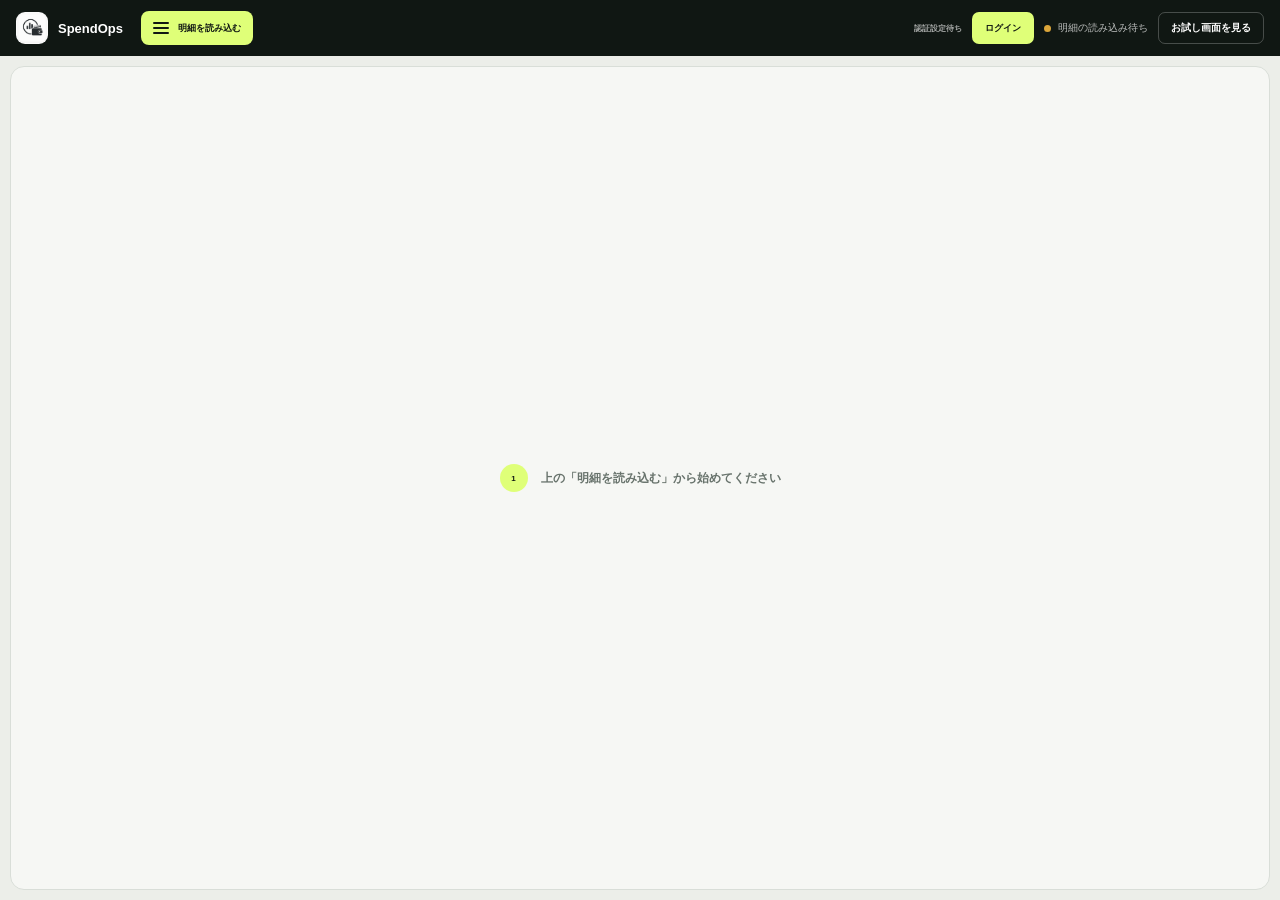
<file: app-site/index.html>
<!doctype html>
<html lang="ja">
  <head>
    <meta charset="UTF-8" />
    <meta name="viewport" content="width=device-width, initial-scale=1.0" />
    <meta name="description" content="PayPayやカードの利用明細から支出を分かりやすく振り返るSpendOps Dashboard" />
    <meta name="theme-color" content="#101713" />
    <title>SpendOps Dashboard</title>
    <link rel="icon" type="image/png" href="./icon.png" />
    <link rel="apple-touch-icon" href="./icon.png" />
    <link rel="stylesheet" href="./styles.css" />
    <script src="./config.js"></script>
    <script src="./comparison-data.js"></script>
    <script src="./auth.js" defer></script>
    <script src="./script.js" defer></script>
  </head>
  <body>
    <header class="topbar">
      <div class="brand-area">
        <div class="brand"><img class="brand-mark" src="./icon.png" alt="" width="32" height="32" /><strong>SpendOps</strong></div>
        <button class="menu-button" id="data-menu-toggle" type="button" aria-controls="control-panel" aria-expanded="false">
          <span class="menu-icon" aria-hidden="true"><i></i><i></i><i></i></span>
          <span id="data-menu-label">明細を読み込む</span>
        </button>
      </div>
      <div class="topbar-actions">
        <span class="auth-status" id="auth-status">認証確認中</span>
        <button class="text-button" id="load-saved" type="button" hidden>保存済み分析</button>
        <button class="auth-button" id="auth-open" type="button">ログイン</button>
        <button class="text-button" id="auth-logout" type="button" hidden>ログアウト</button>
        <div class="connection" id="connection-status" role="status"><i></i><span>明細の読み込み待ち</span></div>
        <button class="text-button" id="run-demo" type="button">お試し画面を見る</button>
      </div>
    </header>

    <main class="workspace is-menu-collapsed">
      <aside class="control-panel" id="control-panel" aria-labelledby="upload-title" aria-hidden="true">
        <div class="control-heading">
          <div><span class="kicker">SPENDING FILE</span><h1 id="upload-title">利用明細を読み込む</h1></div>
          <button class="panel-close" id="data-menu-close" type="button" aria-label="読み込み欄を閉じる">×</button>
        </div>

        <form class="upload-form" id="csv-form">
          <label class="drop-zone" for="csv-file">
            <span class="step-number">1</span>
            <span class="file-icon">明細</span>
            <span class="file-copy">
              <strong id="file-label">ファイルを選ぶ</strong>
              <small>PayPay / JCB / VISA・複数選べます</small>
            </span>
            <input id="csv-file" name="csv-file" type="file" accept=".csv,text/csv" multiple />
          </label>
          <button class="primary-button" type="submit"><span>2</span> 選んだ明細を読み取る</button>
          <p class="upload-message" id="upload-message" role="status">ファイルを選択してください</p>
        </form>

        <section class="analysis-controls" id="analysis-controls" hidden>
          <p class="coverage-text" id="coverage-text"></p>

          <div class="integrity-grid" aria-label="読み込み結果">
            <div><span>読み込み</span><strong id="accepted-count">—</strong></div>
            <div><span>対象外</span><strong id="ignored-count">—</strong></div>
            <div><span>要確認</span><strong id="invalid-count">—</strong></div>
            <div><span>月数</span><strong id="detected-months">—</strong></div>
          </div>
          <p class="integrity-note" id="integrity-note"></p>
        </section>

        <div class="privacy-chip"><span>✓</span> 選んだファイル自体は送信しません。ログイン中は支出の内容だけを安全に保存します。</div>
      </aside>

      <section class="result-area" id="dashboard" aria-labelledby="dashboard-title">
        <div class="empty-state" id="empty-state">
          <span>1</span>
          <strong>上の「明細を読み込む」から始めてください</strong>
        </div>

        <div class="result-content" id="result-content" hidden>
          <div class="result-heading">
            <div class="report-title-block">
              <span class="kicker">ANALYSIS RESULT</span>
              <div class="report-title-row">
                <h2 id="dashboard-title"><span id="report-month">—</span> レポート</h2>
                <label class="report-period-field" id="report-period-control" for="month-select" hidden>
                  <span>表示する期間</span>
                  <select id="month-select" aria-label="レポートの表示期間"></select>
                </label>
              </div>
            </div>
            <div class="heading-status">
              <div class="scope-control" id="scope-control" hidden>
                <span class="switch-label">見る範囲</span>
                <div class="scope-switch" id="scope-switch" role="group" aria-label="見る範囲の切替">
                  <button class="is-active" id="all-scope" type="button" aria-pressed="true">まとめて</button>
                  <button id="paypay-scope" type="button" aria-pressed="false">PayPayだけ</button>
                  <button id="card-scope" type="button" aria-pressed="false">カードだけ</button>
                </div>
              </div>
              <div class="comparison-control" id="comparison-control">
                <span class="switch-label">比べ方</span>
                <div class="comparison-switch" role="group" aria-label="比べ方">
                  <button class="is-active" id="group-mode" type="button" aria-pressed="true"><i aria-hidden="true">◎</i><span>みんなと比べる<small>同じ条件の平均</small></span></button>
                  <button id="personal-mode" type="button" aria-pressed="false"><i aria-hidden="true">↗</i><span>自分の過去と比べる<small>これまでの月平均</small></span></button>
                </div>
              </div>
              <span class="dataset-badge" id="dataset-badge">—</span>
              <span class="comparison-status" id="comparison-status">—</span>
              <button class="detail-button" id="open-transactions" type="button" hidden>明細を見る・使いみちを直す</button>
              <button class="detail-button category-review-button" id="open-category-review" type="button" hidden>分類をまとめて見直す</button>
            </div>
          </div>

          <div class="metric-grid" aria-live="polite">
            <article class="metric metric-main">
              <span id="total-expense-label">今月の支出</span>
              <strong id="total-expense">—</strong>
              <small id="average-comparison">—</small>
            </article>
            <article class="metric">
              <span id="comparison-label">比較基準</span>
              <strong id="comparison-value">—</strong>
              <small id="comparison-note">—</small>
            </article>
            <article class="metric">
              <span>支払い回数</span>
              <strong id="transaction-count">—</strong>
              <small id="source-count">—</small>
            </article>
            <article class="metric metric-change" id="month-over-month-metric">
              <span id="period-change-label">前の月から</span>
              <strong id="month-over-month">—</strong>
              <small id="previous-month-note">自分の前月と比較</small>
            </article>
          </div>

          <div class="analysis-grid">
            <article class="panel category-panel">
              <div class="panel-heading">
                <div><span id="breakdown-kicker">SPENDING BREAKDOWN</span><h3 id="breakdown-title">支出の内訳</h3></div>
              </div>
              <div class="category-layout">
                <div class="donut" id="category-donut"><span><small>TOTAL</small><b id="donut-total">—</b></span></div>
                <div class="category-list" id="category-list"></div>
              </div>
            </article>

            <article class="panel trend-panel">
              <div class="panel-heading"><div><span>MONTHLY TREND</span><h3>月ごとの支出</h3></div><small>横線を目安に比較</small></div>
              <div class="monthly-trend" id="monthly-trend" aria-label="月ごとの支出金額"></div>
            </article>

            <article class="insight-panel">
              <span>✦ NEXT ACTION</span>
              <h3>結果から分かること</h3>
              <div class="insight-content" id="insight-text">—</div>
            </article>
          </div>

          <p class="generated-at" id="generated-at">—</p>
        </div>
      </section>
    </main>

    <dialog class="transaction-dialog" id="transaction-dialog" aria-labelledby="transaction-title">
      <div class="transaction-dialog-shell">
        <header class="transaction-dialog-header">
          <div>
            <span class="kicker">PAYMENT DETAILS</span>
            <h2 id="transaction-title">支払い明細・使いみちの編集</h2>
            <p id="transaction-context">—</p>
          </div>
          <div class="transaction-filters">
            <label class="transaction-filter" for="transaction-period-filter">
              <span>明細の期間</span>
              <select id="transaction-period-filter">
                <option value="all">読み込んだ全期間</option>
                <option value="month">選択中の月</option>
              </select>
            </label>
            <label class="transaction-filter" for="transaction-merchant-filter">
              <span>利用店・チェーンで絞る</span>
              <select id="transaction-merchant-filter"><option value="">すべての利用店・チェーン</option></select>
            </label>
            <div class="transaction-filter-summary" aria-live="polite">
              <span>絞り込み結果</span>
              <strong id="transaction-filter-total">—</strong>
              <small id="transaction-filter-count">—</small>
            </div>
          </div>
          <button id="close-transactions" type="button" aria-label="支払い明細を閉じる">×</button>
        </header>
        <div class="transaction-table" role="table" aria-label="支払い明細一覧">
          <div class="transaction-table-head" role="row">
            <span>日付</span><span>取引先／利用店</span><span>使いみち</span><span>金額</span>
          </div>
          <div id="transaction-rows"></div>
        </div>
        <footer class="transaction-dialog-footer">
          <div class="transaction-footer-copy">
            <p>品名がない場合は利用店名を表示します。使いみちの変更は同じ利用店の明細へまとめて反映します。選んだファイルそのものやカード番号は保存しません。</p>
            <small>分類リストには利用先が含まれます。修正後のリストは次回の再構築でも使えるため、ご自身で安全に保管してください。</small>
          </div>
          <div class="category-correction-actions">
            <button id="export-other-categories" type="button">「その他」の分類リストを書き出す</button>
            <label for="category-correction-file">修正した分類リストを反映
              <input id="category-correction-file" type="file" accept=".csv,text/csv" />
            </label>
          </div>
          <div class="transaction-pagination">
            <button id="transaction-prev" type="button">前へ</button>
            <span id="transaction-page">1 / 1</span>
            <button id="transaction-next" type="button">次へ</button>
          </div>
        </footer>
      </div>
    </dialog>

    <dialog class="category-review-dialog" id="category-review-dialog" aria-labelledby="category-review-title">
      <div class="category-review-shell">
        <header class="category-review-header">
          <div>
            <span class="kicker">PERSONAL CATEGORY SETTINGS</span>
            <h2 id="category-review-title">使いみちの見直し</h2>
            <p>利用先ごとに一度直すと、このアカウントでは次回の読み込みから自動で同じ使いみちへ分けます。</p>
          </div>
          <button id="close-category-review" type="button" aria-label="使いみちの見直しを閉じる">×</button>
        </header>
        <div class="category-review-toolbar">
          <label for="category-review-filter"><span>表示する利用先</span>
            <select id="category-review-filter">
              <option value="other">「その他」だけ</option>
              <option value="all">すべて</option>
            </select>
          </label>
          <strong id="category-review-count">—</strong>
        </div>
        <div class="category-review-table" role="table" aria-label="利用先ごとの使いみち">
          <div class="category-review-table-head" role="row">
            <span>利用先</span><span>支払い元</span><span>件数</span><span>使いみち</span>
          </div>
          <div id="category-review-rows"></div>
        </div>
        <footer class="category-review-footer">
          <div>
            <p class="category-review-message" id="category-review-message" aria-live="polite">—</p>
            <small>学習内容は本人のアカウントだけに保存します。利用先名は照合用の文字列に変換して保存します。</small>
          </div>
          <div class="category-review-actions">
            <button id="export-category-rules" type="button">学習内容の控えを書き出す</button>
            <label for="category-rule-backup-file">控えを読み戻す
              <input id="category-rule-backup-file" type="file" accept=".csv,text/csv" />
            </label>
            <button class="category-review-save" id="save-category-review" type="button">このアカウントへ保存</button>
          </div>
        </footer>
      </div>
    </dialog>

    <dialog class="auth-dialog" id="auth-dialog" aria-labelledby="auth-title">
      <div class="auth-dialog-shell">
        <header class="auth-dialog-header">
          <div>
            <span class="kicker">SECURE ACCOUNT</span>
            <h2 id="auth-title">SpendOps アカウント</h2>
          </div>
          <button id="auth-close" type="button" aria-label="ログイン画面を閉じる">×</button>
        </header>

        <div class="auth-tabs" role="group" aria-label="認証方法">
          <button class="is-active" data-auth-tab="login" type="button" aria-pressed="true">ログイン</button>
          <button data-auth-tab="signup" type="button" aria-pressed="false">新規登録</button>
        </div>

        <form class="auth-form" id="login-form" data-auth-panel="login">
          <label>メールアドレス<input id="login-email" name="email" type="email" autocomplete="username" required /></label>
          <label>パスワード<input name="password" type="password" autocomplete="current-password" required /></label>
          <button class="primary-button" type="submit">ログインして結果を保存する</button>
        </form>

        <form class="auth-form" id="signup-form" data-auth-panel="signup" hidden>
          <label>メールアドレス<input name="email" type="email" autocomplete="username" required /></label>
          <label>パスワード<input name="password" type="password" autocomplete="new-password" minlength="12" required /></label>
          <label>パスワード確認<input name="password_confirm" type="password" autocomplete="new-password" minlength="12" required /></label>
          <small>12文字以上で、大文字・小文字・数字・記号を含めてください。</small>
          <label class="consent-field"><input name="data_consent" type="checkbox" required /> 個人が分からない形で結果をまとめ、みんなとの比較に利用することに同意します</label>
          <button class="primary-button" type="submit">確認メールを送信</button>
        </form>

        <form class="auth-form" id="confirm-form" data-auth-panel="confirm" hidden>
          <p><strong id="confirmation-email">—</strong> に届いた確認コードを入力してください。</p>
          <label>確認コード<input name="code" type="text" inputmode="numeric" autocomplete="one-time-code" maxlength="8" required /></label>
          <button class="primary-button" type="submit">メールアドレスを確認</button>
          <button class="auth-link-button" id="resend-confirmation" type="button">確認コードを再送</button>
        </form>

        <p class="auth-message" id="auth-message" role="status"></p>
        <p class="auth-privacy">パスワードと確認コード、選んだファイルそのものは保存しません。支出を振り返るために必要な内容だけを保存します。</p>
      </div>
    </dialog>
  </body>
</html>
</file>
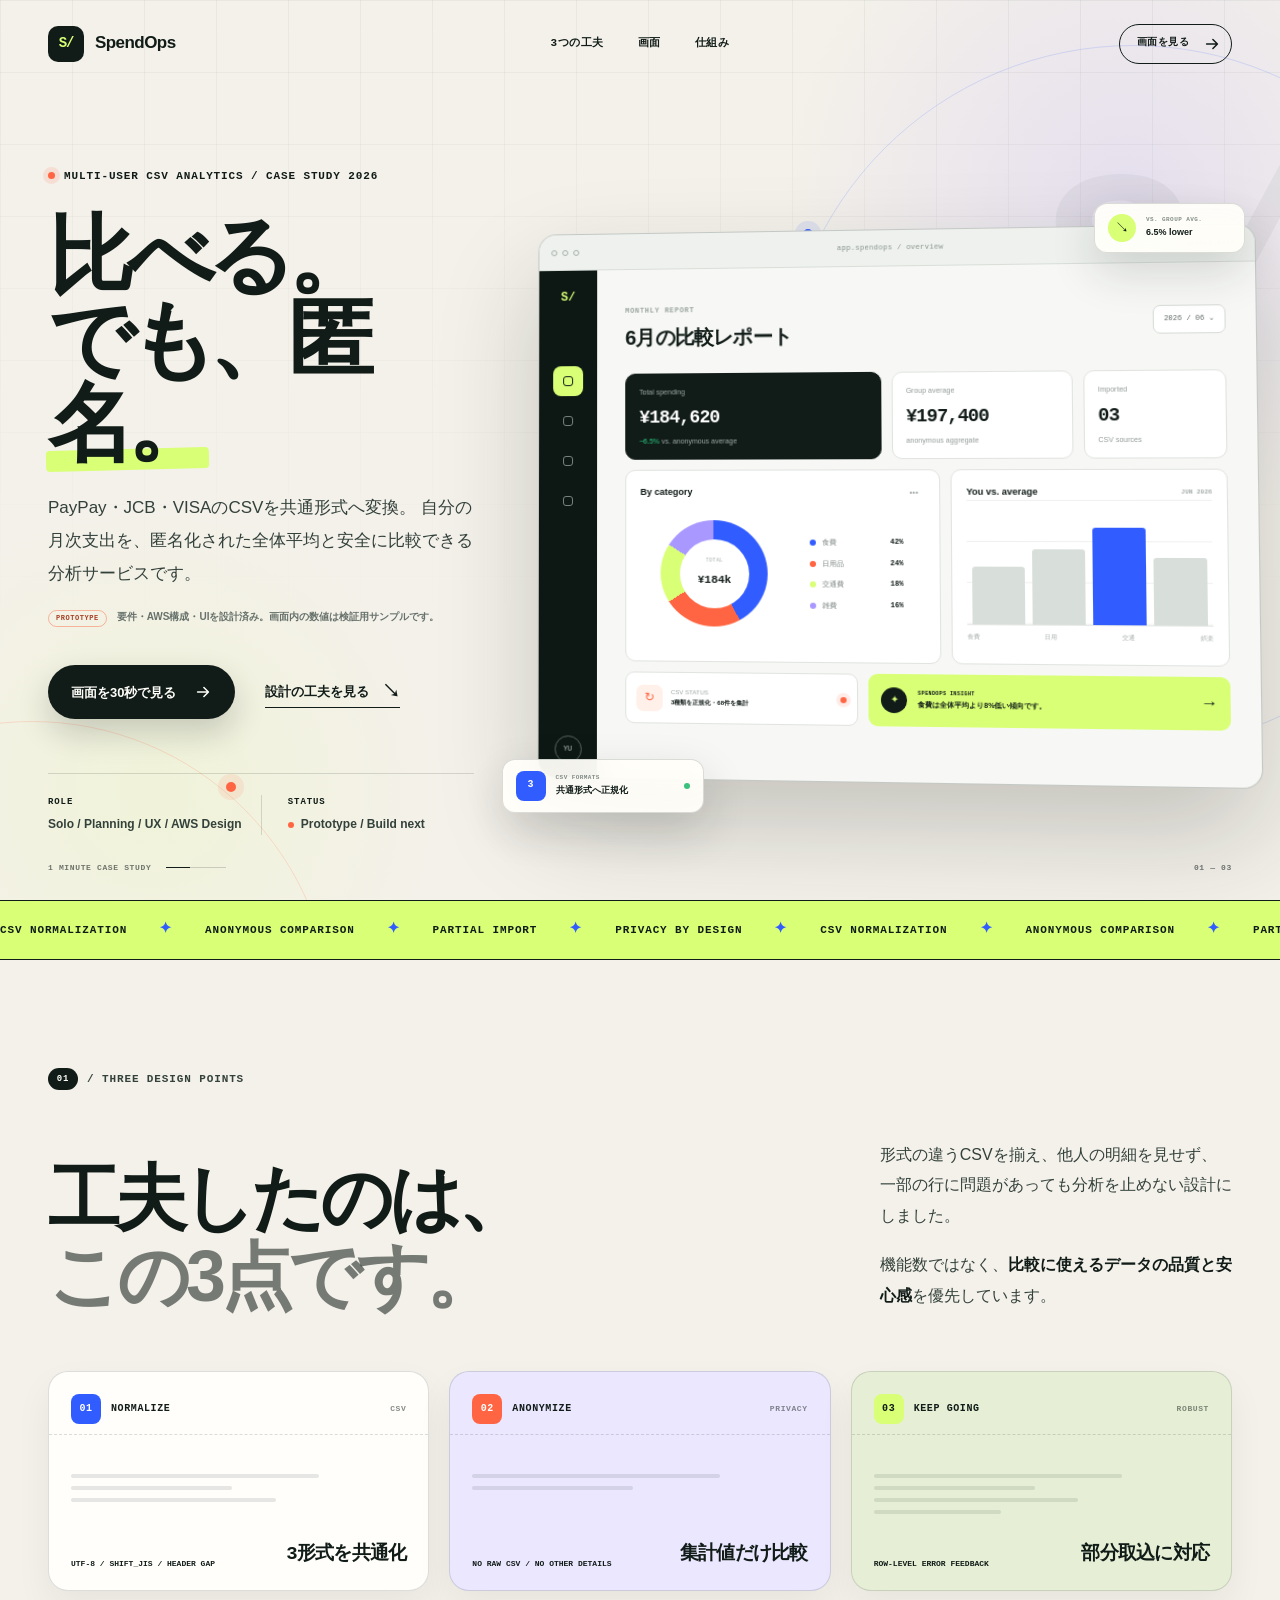
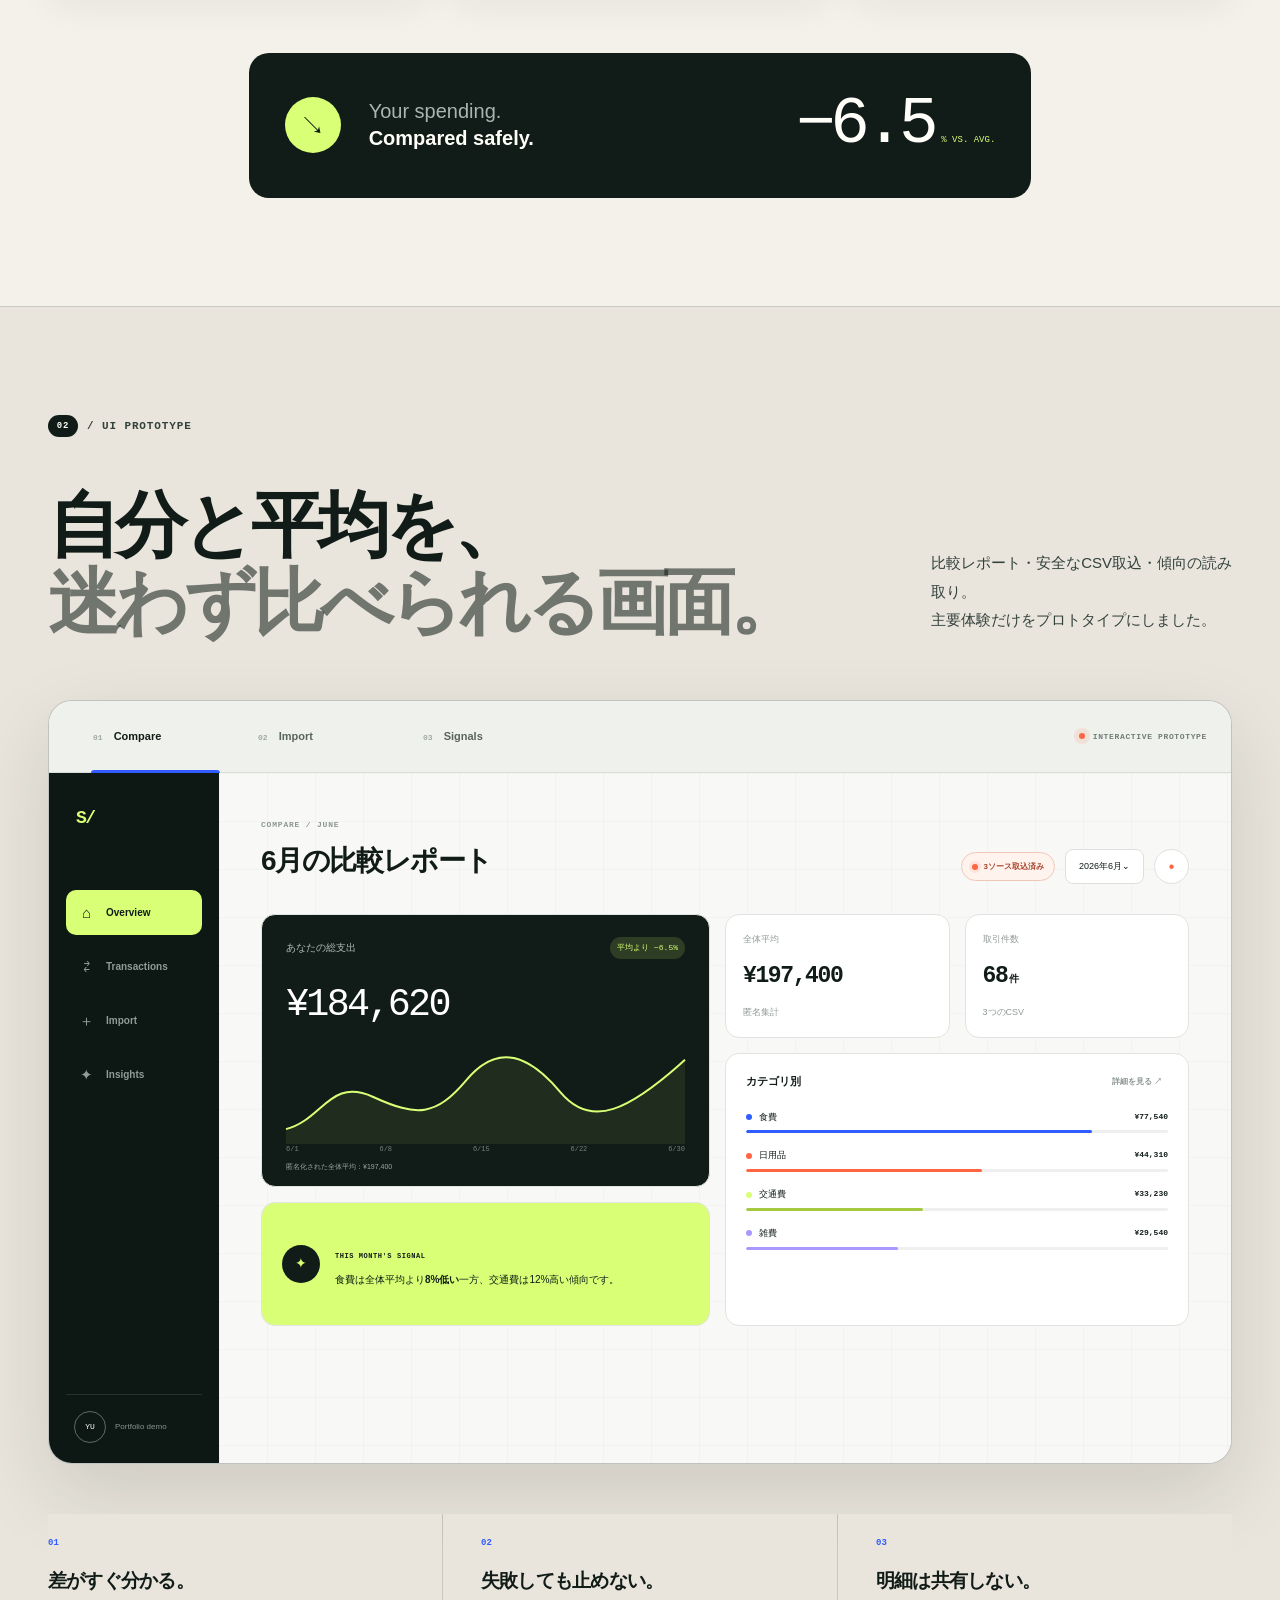
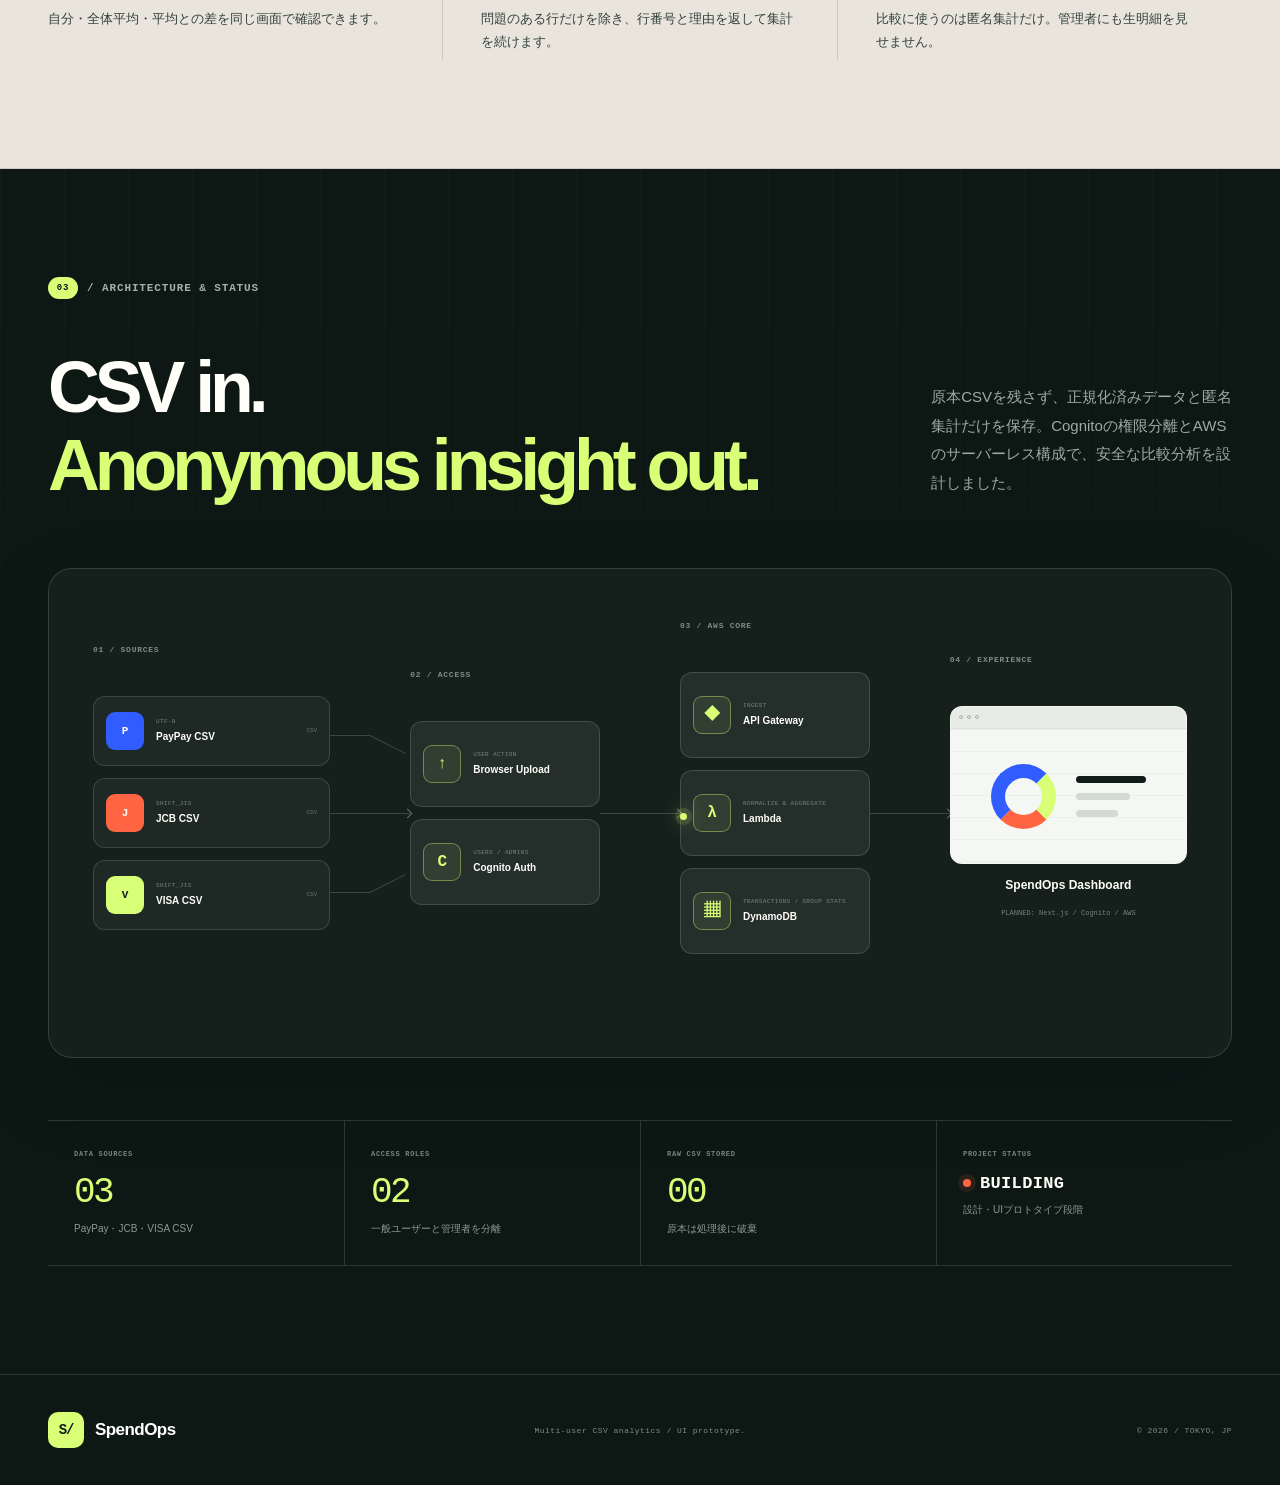
<file: portfolio-site/index.html>
<!doctype html>
<html lang="ja">
  <head>
    <meta charset="UTF-8" />
    <meta name="viewport" content="width=device-width, initial-scale=1.0" />
    <meta
      name="description"
      content="SpendOps Dashboard — 形式の異なる支出CSVを正規化し、自分の月次支出を匿名化された全体平均と比較できる分析サービス。"
    />
    <meta name="theme-color" content="#f4f1ea" />
    <title>SpendOps Dashboard — Portfolio Case Study</title>
    <link rel="icon" href="data:image/svg+xml,%3Csvg xmlns='http://www.w3.org/2000/svg' viewBox='0 0 64 64'%3E%3Crect width='64' height='64' rx='16' fill='%23111c18'/%3E%3Cpath d='M17 20h30v8H27v6h16v8H27v6h20v8H17V20Z' fill='%23d8ff75'/%3E%3C/svg%3E" />
    <link rel="stylesheet" href="./styles.css" />
    <script src="./script.js" defer></script>
  </head>
  <body>
    <a class="skip-link" href="#main">本文へ移動</a>

    <header class="site-header" data-header>
      <a class="brand" href="#top" aria-label="SpendOps ページ上部へ">
        <span class="brand-mark" aria-hidden="true">S/</span>
        <span class="brand-name">SpendOps</span>
      </a>

      <nav class="global-nav" id="primary-navigation" aria-label="メインナビゲーション" data-nav>
        <a href="#story">3つの工夫</a>
        <a href="#experience">画面</a>
        <a href="#architecture">仕組み</a>
      </nav>

      <a class="header-cta" href="#experience">
        <span>画面を見る</span>
        <svg viewBox="0 0 20 20" aria-hidden="true">
          <path d="M4 10h11M11 5l5 5-5 5" />
        </svg>
      </a>

      <button class="menu-button" type="button" aria-label="メニューを開く" aria-expanded="false" aria-controls="primary-navigation" data-menu-button>
        <span></span><span></span>
      </button>
    </header>

    <main id="main">
      <section class="hero" id="top" aria-labelledby="hero-title">
        <div class="hero-grid" aria-hidden="true"></div>
        <div class="hero-orbit hero-orbit-one" aria-hidden="true"></div>
        <div class="hero-orbit hero-orbit-two" aria-hidden="true"></div>

        <div class="shell hero-layout">
          <div class="hero-copy">
            <div class="eyebrow hero-enter" style="--delay: 0ms">
              <span class="status-dot"></span>
              MULTI-USER CSV ANALYTICS / CASE STUDY 2026
            </div>

            <h1 id="hero-title" class="hero-title hero-enter" style="--delay: 80ms">
              比べる。<br />
              <span class="title-accent">でも、匿名。</span>
            </h1>

            <p class="hero-lead hero-enter" style="--delay: 160ms">
              PayPay・JCB・VISAのCSVを共通形式へ変換。
              自分の月次支出を、匿名化された全体平均と安全に比較できる分析サービスです。
            </p>

            <p class="prototype-note hero-enter" style="--delay: 200ms">
              <span>PROTOTYPE</span> 要件・AWS構成・UIを設計済み。画面内の数値は検証用サンプルです。
            </p>

            <div class="hero-actions hero-enter" style="--delay: 240ms">
              <a class="button button-dark" href="#experience">
                画面を30秒で見る
                <svg viewBox="0 0 20 20" aria-hidden="true"><path d="M4 10h11M11 5l5 5-5 5" /></svg>
              </a>
              <a class="text-link" href="#architecture">
                <span>設計の工夫を見る</span>
                <span class="text-link-arrow" aria-hidden="true">↘</span>
              </a>
            </div>

            <dl class="hero-meta hero-enter" style="--delay: 320ms">
              <div>
                <dt>ROLE</dt>
                <dd>Solo / Planning / UX / AWS Design</dd>
              </div>
              <div>
                <dt>STATUS</dt>
                <dd><span class="mini-status"></span> Prototype / Build next</dd>
              </div>
            </dl>
          </div>

          <div class="hero-stage hero-enter" style="--delay: 180ms">
            <div class="stage-letter" aria-hidden="true">S/</div>

            <article class="dashboard-window" aria-label="SpendOpsの月別レポート画面サンプル">
              <div class="window-topbar">
                <div class="window-dots" aria-hidden="true"><span></span><span></span><span></span></div>
                <span class="window-address">app.spendops / overview</span>
                <span class="sample-pill">SAMPLE DATA</span>
              </div>

              <div class="dashboard-body">
                <aside class="dashboard-sidebar" aria-hidden="true">
                  <div class="dash-logo">S/</div>
                  <div class="dash-nav">
                    <span class="is-active"><i></i></span>
                    <span><i></i></span>
                    <span><i></i></span>
                    <span><i></i></span>
                  </div>
                  <div class="dash-avatar">YU</div>
                </aside>

                <div class="dashboard-main">
                  <div class="dash-heading">
                    <div>
                      <span class="dash-kicker">MONTHLY REPORT</span>
                      <h2>6月の比較レポート</h2>
                    </div>
                    <button type="button" tabindex="-1" aria-hidden="true">2026 / 06 <span>⌄</span></button>
                  </div>

                  <div class="dash-stats">
                    <div class="dash-stat dash-stat-primary">
                      <span>Total spending</span>
                      <strong>¥184,620</strong>
                      <small><b>−6.5%</b> vs. anonymous average</small>
                    </div>
                    <div class="dash-stat">
                      <span>Group average</span>
                      <strong>¥197,400</strong>
                      <small>anonymous aggregate</small>
                    </div>
                    <div class="dash-stat">
                      <span>Imported</span>
                      <strong>03</strong>
                      <small>CSV sources</small>
                    </div>
                  </div>

                  <div class="dash-content-grid">
                    <div class="category-panel">
                      <div class="panel-title">
                        <span>By category</span><button type="button" tabindex="-1" aria-hidden="true">•••</button>
                      </div>
                      <div class="category-visual">
                        <div class="donut" aria-label="食費42%、日用品24%、交通費18%、雑費16%">
                          <div><small>TOTAL</small><strong>¥184k</strong></div>
                        </div>
                        <ul class="category-legend">
                          <li><i class="dot-food"></i><span>食費</span><b>42%</b></li>
                          <li><i class="dot-daily"></i><span>日用品</span><b>24%</b></li>
                          <li><i class="dot-travel"></i><span>交通費</span><b>18%</b></li>
                          <li><i class="dot-other"></i><span>雑費</span><b>16%</b></li>
                        </ul>
                      </div>
                    </div>

                    <div class="rhythm-panel">
                      <div class="panel-title"><span>You vs. average</span><small>JUN 2026</small></div>
                      <div class="mini-bars" aria-label="カテゴリ別の平均との差">
                        <i style="--h: 52%"></i><i style="--h: 68%"></i>
                        <i class="bar-focus" style="--h: 88%"></i><i style="--h: 61%"></i>
                      </div>
                      <div class="bar-labels"><span>食費</span><span>日用</span><span>交通</span><span>娯楽</span></div>
                    </div>
                  </div>

                  <div class="dash-bottom-row">
                    <div class="sync-card sync-card-warning">
                      <span class="sync-icon" aria-hidden="true">↻</span>
                      <span><small>CSV STATUS</small><b>3種類を正規化・68件を集計</b></span>
                      <i></i>
                    </div>
                    <div class="insight-card">
                      <span class="insight-mark" aria-hidden="true">✦</span>
                      <p><small>SPENDOPS INSIGHT</small>食費は全体平均より8%低い傾向です。</p>
                      <span aria-hidden="true">→</span>
                    </div>
                  </div>
                </div>
              </div>
            </article>

            <div class="floating-card floating-card-source">
              <span class="source-icon source-pay">3</span>
              <span><small>CSV FORMATS</small><strong>共通形式へ正規化</strong></span>
              <i></i>
            </div>

            <div class="floating-card floating-card-change">
              <span class="change-arrow">↘</span>
              <span><small>VS. GROUP AVG.</small><strong>6.5% lower</strong></span>
            </div>
          </div>
        </div>

        <div class="shell hero-foot">
          <span>1 MINUTE CASE STUDY</span>
          <span class="scroll-line" aria-hidden="true"><i></i></span>
          <span>01 — 03</span>
        </div>
      </section>

      <div class="signal-strip" aria-label="SpendOpsの主要テーマ">
        <div class="signal-track">
          <span>CSV NORMALIZATION</span><i>✦</i><span>ANONYMOUS COMPARISON</span><i>✦</i>
          <span>PARTIAL IMPORT</span><i>✦</i><span>PRIVACY BY DESIGN</span><i>✦</i>
          <span aria-hidden="true">CSV NORMALIZATION</span><i aria-hidden="true">✦</i>
          <span aria-hidden="true">ANONYMOUS COMPARISON</span><i aria-hidden="true">✦</i>
          <span aria-hidden="true">PARTIAL IMPORT</span><i aria-hidden="true">✦</i>
          <span aria-hidden="true">PRIVACY BY DESIGN</span><i aria-hidden="true">✦</i>
        </div>
      </div>

      <section class="story section" id="story" aria-labelledby="story-title">
        <div class="shell">
          <div class="section-label reveal"><span>01</span> / THREE DESIGN POINTS</div>
          <div class="story-heading-grid">
            <h2 id="story-title" class="display-title reveal">
              工夫したのは、<br />
              <span>この3点です。</span>
            </h2>
            <div class="story-intro reveal">
              <p>
                形式の違うCSVを揃え、他人の明細を見せず、
                一部の行に問題があっても分析を止めない設計にしました。
              </p>
              <p>
                機能数ではなく、<strong>比較に使えるデータの品質と安心感</strong>を優先しています。
              </p>
            </div>
          </div>

          <div class="fragment-grid">
            <article class="fragment-card fragment-paypay reveal">
              <div class="fragment-top"><span class="source-icon source-pay">01</span><span>NORMALIZE</span><small>CSV</small></div>
              <div class="receipt-lines" aria-hidden="true"><i></i><i></i><i></i></div>
              <div class="fragment-amount"><small>UTF-8 / SHIFT_JIS / HEADER GAP</small><strong>3形式を共通化</strong></div>
            </article>

            <article class="fragment-card fragment-jcb reveal">
              <div class="fragment-top"><span class="source-icon source-card">02</span><span>ANONYMIZE</span><small>PRIVACY</small></div>
              <div class="receipt-lines" aria-hidden="true"><i></i><i></i></div>
              <div class="fragment-amount"><small>NO RAW CSV / NO OTHER DETAILS</small><strong>集計値だけ比較</strong></div>
            </article>

            <article class="fragment-card fragment-bank reveal">
              <div class="fragment-top"><span class="source-icon source-bank">03</span><span>KEEP GOING</span><small>ROBUST</small></div>
              <div class="receipt-lines" aria-hidden="true"><i></i><i></i><i></i><i></i></div>
              <div class="fragment-amount"><small>ROW-LEVEL ERROR FEEDBACK</small><strong>部分取込に対応</strong></div>
            </article>

            <div class="fragment-result reveal">
              <span class="result-arrow" aria-hidden="true">↘</span>
              <p>Your spending.<br /><strong>Compared safely.</strong></p>
              <div class="result-number"><span>−6.5</span><small>% VS. AVG.</small></div>
            </div>
          </div>
        </div>
      </section>

      <section class="experience section" id="experience" aria-labelledby="experience-title">
        <div class="shell">
          <div class="section-label reveal"><span>02</span> / UI PROTOTYPE</div>
          <div class="experience-heading">
            <h2 id="experience-title" class="display-title reveal">自分と平均を、<br /><span>迷わず比べられる画面。</span></h2>
            <p class="reveal">比較レポート・安全なCSV取込・傾向の読み取り。<br />主要体験だけをプロトタイプにしました。</p>
          </div>

          <div class="product-demo reveal" data-product-demo>
            <div class="demo-toolbar">
              <div class="demo-tabs" role="tablist" aria-label="画面サンプルの切り替え">
                <button type="button" role="tab" aria-selected="true" aria-controls="panel-report" id="tab-report" data-demo-tab="report">
                  <span>01</span> Compare
                </button>
                <button type="button" role="tab" aria-selected="false" aria-controls="panel-import" id="tab-import" tabindex="-1" data-demo-tab="import">
                  <span>02</span> Import
                </button>
                <button type="button" role="tab" aria-selected="false" aria-controls="panel-insight" id="tab-insight" tabindex="-1" data-demo-tab="insight">
                  <span>03</span> Signals
                </button>
              </div>
              <span class="prototype-label"><i></i> INTERACTIVE PROTOTYPE</span>
            </div>

            <div class="demo-canvas">
              <aside class="demo-sidebar" aria-label="アプリ内ナビゲーション（画面サンプル）">
                <div class="demo-side-brand">S/</div>
                <button class="is-active" type="button" tabindex="-1" aria-hidden="true"><span>⌂</span><small>Overview</small></button>
                <button type="button" tabindex="-1" aria-hidden="true"><span>⇄</span><small>Transactions</small></button>
                <button type="button" tabindex="-1" aria-hidden="true"><span>＋</span><small>Import</small></button>
                <button type="button" tabindex="-1" aria-hidden="true"><span>✦</span><small>Insights</small></button>
                <div class="demo-side-bottom"><span>YU</span><small>Portfolio demo</small></div>
              </aside>

              <div class="demo-screen">
                <section class="demo-panel is-active" id="panel-report" role="tabpanel" aria-labelledby="tab-report" data-demo-panel="report">
                  <div class="screen-header">
                    <div><span>COMPARE / JUNE</span><h3>6月の比較レポート</h3></div>
                    <div class="screen-actions"><span class="import-warning"><i></i>3ソース取込済み</span><button type="button" tabindex="-1" aria-hidden="true">2026年6月⌄</button><span class="bell">•</span></div>
                  </div>
                  <div class="report-grid">
                    <article class="report-total">
                      <div><span>あなたの総支出</span><small class="trend-down">平均より −6.5%</small></div>
                      <strong>¥184,620</strong>
                      <div class="sparkline" aria-label="月内の支出推移"><svg viewBox="0 0 320 80" preserveAspectRatio="none"><path class="spark-fill" d="M0 68 C30 60 35 26 70 42 S120 58 145 28 S195 8 220 38 S275 53 320 12 L320 80 L0 80 Z"/><path class="spark-line" d="M0 68 C30 60 35 26 70 42 S120 58 145 28 S195 8 220 38 S275 53 320 12"/></svg></div>
                      <div class="spark-labels"><span>6/1</span><span>6/8</span><span>6/15</span><span>6/22</span><span>6/30</span></div>
                      <small class="report-scope-note">匿名化された全体平均：¥197,400</small>
                    </article>
                    <article class="report-mini"><span>全体平均</span><strong>¥197,400</strong><small>匿名集計</small></article>
                    <article class="report-mini"><span>取引件数</span><strong>68<em>件</em></strong><small>3つのCSV</small></article>
                    <article class="report-categories">
                      <div class="card-heading"><span>カテゴリ別</span><button type="button" tabindex="-1" aria-hidden="true">詳細を見る ↗</button></div>
                      <div class="category-list">
                        <div><span><i class="cat-food"></i>食費</span><b>¥77,540</b><em style="--w: 82%"></em></div>
                        <div><span><i class="cat-daily"></i>日用品</span><b>¥44,310</b><em style="--w: 56%"></em></div>
                        <div><span><i class="cat-travel"></i>交通費</span><b>¥33,230</b><em style="--w: 42%"></em></div>
                        <div><span><i class="cat-other"></i>雑費</span><b>¥29,540</b><em style="--w: 36%"></em></div>
                      </div>
                    </article>
                    <article class="report-insight">
                      <span class="insight-mark">✦</span>
                      <div><small>THIS MONTH'S SIGNAL</small><p>食費は全体平均より<strong>8%低い</strong>一方、交通費は12%高い傾向です。</p></div>
                    </article>
                  </div>
                </section>

                <section class="demo-panel" id="panel-import" role="tabpanel" aria-labelledby="tab-import" data-demo-panel="import" hidden>
                  <div class="screen-header">
                    <div><span>DATA / IMPORT</span><h3>支出CSVを取り込む</h3></div>
                    <span class="import-history-link">取込履歴 12件 ↗</span>
                  </div>
                  <div class="import-layout">
                    <div class="drop-zone">
                      <div class="upload-illustration" aria-hidden="true"><span>CSV</span><i>↑</i></div>
                      <h4>ファイルをドロップ</h4>
                      <p>または、ファイルを選択してください</p>
                      <button type="button" tabindex="-1" aria-hidden="true">CSVを選択</button>
                      <small>PAYPAY / JCB / VISA CSV</small>
                    </div>
                    <div class="import-guide">
                      <span>BEFORE YOU IMPORT</span>
                      <h4>取り込む前に、<br />内容を確認できます。</h4>
                      <ul><li><i>✓</i> 文字コードと形式を自動判定</li><li><i>✓</i> 日付・金額・店舗名を共通化</li><li><i>✓</i> エラー行以外はそのまま集計</li></ul>
                    </div>
                    <div class="import-status-row">
                      <article><span class="status-symbol success">✓</span><span><small>SUCCESS</small><strong>32</strong></span><em>取込成功</em></article>
                      <article><span class="status-symbol duplicate">≋</span><span><small>DUPLICATE</small><strong>3</strong></span><em>重複候補を検出</em></article>
                      <article><span class="status-symbol error">!</span><span><small>ERROR</small><strong>1</strong></span><em>要確認</em></article>
                    </div>
                  </div>
                </section>

                <section class="demo-panel" id="panel-insight" role="tabpanel" aria-labelledby="tab-insight" data-demo-panel="insight" hidden>
                  <div class="screen-header">
                    <div><span>ANALYSIS / SIGNALS</span><h3>平均との違い</h3></div>
                    <span class="analysis-period">JUN 01 — 30</span>
                  </div>
                  <div class="insights-layout">
                    <article class="insight-hero-card">
                      <div class="insight-orb"><span>−8%</span><small>VS. AVG.</small></div>
                      <div><span>YOUR STRENGTH</span><h4>食費は、<br />平均より低めです。</h4><p>個人の明細を公開せず、匿名化した集計値だけで傾向を比較します。</p></div>
                    </article>
                    <article class="insight-action-card">
                      <span>CHECK NEXT</span><h4>交通費は平均より12%高め。<br />利用内訳を確認。</h4><div class="goal-meter"><i></i></div><div><small>あなた ¥33,230</small><small>平均 ¥29,670</small></div>
                    </article>
                    <article class="insight-pattern-card">
                      <div class="card-heading"><span>支出のリズム</span><small>WEEKLY</small></div>
                      <div class="pattern-days"><i style="--v:.4"><small>M</small></i><i style="--v:.56"><small>T</small></i><i style="--v:.35"><small>W</small></i><i style="--v:.65"><small>T</small></i><i style="--v:.82"><small>F</small></i><i class="peak" style="--v:1"><small>S</small></i><i style="--v:.7"><small>S</small></i></div>
                      <p>土曜日の支出が全体平均より<strong>14%高い</strong>傾向です。</p>
                    </article>
                  </div>
                </section>
              </div>
            </div>
          </div>

          <div class="feature-notes">
            <article class="reveal"><span>01</span><h3>差がすぐ分かる。</h3><p>自分・全体平均・平均との差を同じ画面で確認できます。</p></article>
            <article class="reveal"><span>02</span><h3>失敗しても止めない。</h3><p>問題のある行だけを除き、行番号と理由を返して集計を続けます。</p></article>
            <article class="reveal"><span>03</span><h3>明細は共有しない。</h3><p>比較に使うのは匿名集計だけ。管理者にも生明細を見せません。</p></article>
          </div>
        </div>
      </section>

      <section class="architecture section" id="architecture" aria-labelledby="architecture-title">
        <div class="architecture-grid-bg" aria-hidden="true"></div>
        <div class="shell">
          <div class="architecture-heading">
            <div>
              <div class="section-label section-label-light reveal"><span>03</span> / ARCHITECTURE &amp; STATUS</div>
              <h2 id="architecture-title" class="display-title reveal">CSV in.<br /><span>Anonymous insight out.</span></h2>
            </div>
            <p class="reveal">原本CSVを残さず、正規化済みデータと匿名集計だけを保存。Cognitoの権限分離とAWSのサーバーレス構成で、安全な比較分析を設計しました。</p>
          </div>

          <div class="architecture-map reveal" aria-label="SpendOpsのシステム構成図">
            <div class="flow-column source-column">
              <span class="flow-label">01 / SOURCES</span>
              <article><span class="arch-icon arch-pay">P</span><div><small>UTF-8</small><strong>PayPay CSV</strong></div><i>CSV</i></article>
              <article><span class="arch-icon arch-card">J</span><div><small>SHIFT_JIS</small><strong>JCB CSV</strong></div><i>CSV</i></article>
              <article><span class="arch-icon arch-bank">V</span><div><small>SHIFT_JIS</small><strong>VISA CSV</strong></div><i>CSV</i></article>
            </div>

            <div class="flow-connector connector-one" aria-hidden="true"><span></span><span></span><span></span><b></b></div>

            <div class="flow-column intake-column">
              <span class="flow-label">02 / ACCESS</span>
              <article class="arch-service"><span class="aws-cube">↑</span><div><small>USER ACTION</small><strong>Browser Upload</strong></div></article>
              <article class="arch-service"><span class="aws-cube">C</span><div><small>USERS / ADMINS</small><strong>Cognito Auth</strong></div></article>
              <span class="flow-pulse" aria-hidden="true"></span>
            </div>

            <div class="flow-connector connector-two" aria-hidden="true"><b></b></div>

            <div class="flow-column data-column">
              <span class="flow-label">03 / AWS CORE</span>
              <article class="arch-service"><span class="aws-cube">◆</span><div><small>INGEST</small><strong>API Gateway</strong></div></article>
              <article class="arch-service"><span class="aws-cube">λ</span><div><small>NORMALIZE &amp; AGGREGATE</small><strong>Lambda</strong></div></article>
              <article class="arch-service arch-storage"><span class="aws-cube">▦</span><div><small>TRANSACTIONS / GROUP STATS</small><strong>DynamoDB</strong></div></article>
            </div>

            <div class="flow-connector connector-three" aria-hidden="true"><b></b></div>

            <div class="flow-column view-column">
              <span class="flow-label">04 / EXPERIENCE</span>
              <article class="arch-view">
                <div class="arch-view-top"><i></i><i></i><i></i></div>
                <div class="arch-view-body"><span class="mini-donut"></span><div><i></i><i></i><i></i></div></div>
              </article>
              <strong>SpendOps Dashboard</strong>
              <small>PLANNED: Next.js / Cognito / AWS</small>
            </div>
          </div>

          <div class="architecture-meta">
            <div class="reveal"><span>DATA SOURCES</span><strong>03</strong><p>PayPay・JCB・VISA CSV</p></div>
            <div class="reveal"><span>ACCESS ROLES</span><strong>02</strong><p>一般ユーザーと管理者を分離</p></div>
            <div class="reveal"><span>RAW CSV STORED</span><strong>00</strong><p>原本は処理後に破棄</p></div>
            <div class="reveal architecture-status"><span>PROJECT STATUS</span><strong><i></i> BUILDING</strong><p>設計・UIプロトタイプ段階</p></div>
          </div>
        </div>
      </section>

    </main>

    <footer class="site-footer">
      <div class="shell">
        <a class="brand footer-brand" href="#top"><span class="brand-mark">S/</span><span class="brand-name">SpendOps</span></a>
        <p>Multi-user CSV analytics / UI prototype.</p>
        <span>© <span data-year>2026</span> / TOKYO, JP</span>
      </div>
    </footer>
  </body>
</html>
</file>
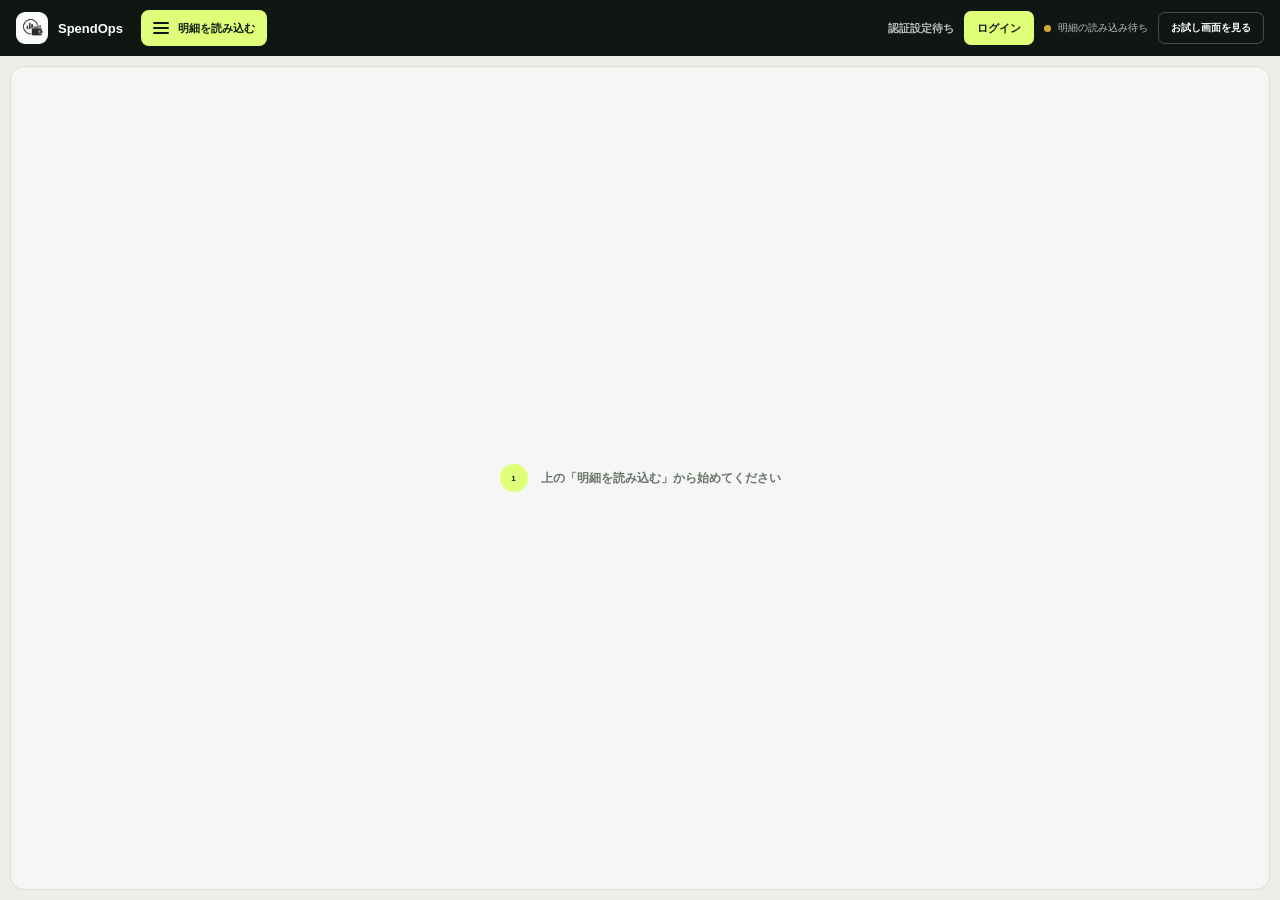
<file: implementation/app-site/index.html>
<!doctype html>
<html lang="ja">
  <head>
    <meta charset="UTF-8" />
    <meta name="viewport" content="width=device-width, initial-scale=1.0" />
    <meta name="description" content="PayPayやカードの利用明細から支出を分かりやすく振り返るSpendOps Dashboard" />
    <meta name="theme-color" content="#101713" />
    <title>SpendOps Dashboard</title>
    <link rel="icon" type="image/png" href="./icon.png" />
    <link rel="apple-touch-icon" href="./icon.png" />
    <link rel="stylesheet" href="./styles.css" />
    <script src="./config.js"></script>
    <script src="./comparison-data.js"></script>
    <script src="./auth.js" defer></script>
    <script src="./script.js" defer></script>
  </head>
  <body>
    <header class="topbar">
      <div class="brand-area">
        <div class="brand"><img class="brand-mark" src="./icon.png" alt="" width="32" height="32" /><strong>SpendOps</strong></div>
        <button class="menu-button" id="data-menu-toggle" type="button" aria-controls="control-panel" aria-expanded="false">
          <span class="menu-icon" aria-hidden="true"><i></i><i></i><i></i></span>
          <span id="data-menu-label">明細を読み込む</span>
        </button>
      </div>
      <div class="topbar-actions">
        <span class="auth-status" id="auth-status">認証確認中</span>
        <button class="text-button" id="load-saved" type="button" hidden>分析を開く</button>
        <button class="auth-button" id="auth-open" type="button">ログイン</button>
        <button class="text-button" id="auth-logout" type="button" hidden>ログアウト</button>
        <div class="connection" id="connection-status" role="status"><i></i><span>明細の読み込み待ち</span></div>
        <button class="text-button" id="run-demo" type="button">お試し画面を見る</button>
      </div>
    </header>

    <main class="workspace is-menu-collapsed">
      <aside class="control-panel" id="control-panel" aria-labelledby="upload-title" aria-hidden="true">
        <div class="control-heading">
          <div><span class="kicker">SPENDING FILE</span><h1 id="upload-title">利用明細を読み込む</h1></div>
          <button class="panel-close" id="data-menu-close" type="button" aria-label="読み込み欄を閉じる">×</button>
        </div>

        <form class="upload-form" id="csv-form">
          <label class="drop-zone" for="csv-file">
            <span class="step-number">1</span>
            <span class="file-icon">明細</span>
            <span class="file-copy">
              <strong id="file-label">ファイルを選ぶ</strong>
              <small>PayPay / JCB / VISA・複数選べます</small>
            </span>
            <input id="csv-file" name="csv-file" type="file" accept=".csv,text/csv" multiple />
          </label>
          <button class="primary-button" type="submit"><span>2</span> 選んだ明細を読み取る</button>
          <p class="upload-message" id="upload-message" role="status">ファイルを選択してください</p>
        </form>

        <section class="analysis-controls" id="analysis-controls" hidden>
          <p class="coverage-text" id="coverage-text"></p>

          <div class="integrity-grid" aria-label="読み込み結果">
            <div><span>読み込み</span><strong id="accepted-count">—</strong></div>
            <div><span>対象外</span><strong id="ignored-count">—</strong></div>
            <div><span>要確認</span><strong id="invalid-count">—</strong></div>
            <div><span>月数</span><strong id="detected-months">—</strong></div>
          </div>
          <p class="integrity-note" id="integrity-note"></p>
        </section>

        <div class="privacy-chip"><span>✓</span> 選んだファイル自体は送信しません。ログイン中は支出の内容だけを安全に保存します。</div>
      </aside>

      <section class="result-area" id="dashboard" aria-labelledby="dashboard-title">
        <div class="empty-state" id="empty-state">
          <span>1</span>
          <strong>上の「明細を読み込む」から始めてください</strong>
        </div>

        <div class="result-content" id="result-content" hidden>
          <div class="result-heading">
            <div class="report-title-block">
              <span class="kicker">ANALYSIS RESULT</span>
              <div class="report-title-row">
                <h2 id="dashboard-title"><span id="report-month">—</span> レポート</h2>
                <label class="report-period-field" id="report-period-control" for="month-select" hidden>
                  <span>表示する期間</span>
                  <select id="month-select" aria-label="レポートの表示期間"></select>
                </label>
              </div>
            </div>
            <div class="heading-status">
              <div class="scope-control" id="scope-control" hidden>
                <div class="scope-switch" id="scope-switch" role="group" aria-label="見る範囲の切替">
                  <button class="is-active" id="all-scope" type="button" aria-pressed="true">まとめて</button>
                  <button id="paypay-scope" type="button" aria-pressed="false">PayPayだけ</button>
                  <button id="card-scope" type="button" aria-pressed="false">カードだけ</button>
                </div>
              </div>
              <div class="comparison-control" id="comparison-control">
                <div class="comparison-switch" role="group" aria-label="比べ方">
                  <button class="is-active" id="group-mode" type="button" aria-pressed="true"><i aria-hidden="true">◎</i><span>みんなと比べる<small>同じ条件の平均</small></span></button>
                  <button id="personal-mode" type="button" aria-pressed="false"><i aria-hidden="true">↗</i><span>自分の過去と比べる<small>これまでの月平均</small></span></button>
                </div>
              </div>
              <span class="dataset-badge" id="dataset-badge" hidden></span>
              <span class="comparison-status" id="comparison-status" hidden></span>
              <button class="detail-button" id="open-transactions" type="button" hidden>明細を見る</button>
              <button class="detail-button category-review-button" id="open-category-review" type="button" hidden>分類を見直す</button>
            </div>
          </div>

          <div class="metric-grid" aria-live="polite">
            <article class="metric metric-main">
              <span id="total-expense-label">今月の支出</span>
              <strong id="total-expense">—</strong>
              <small class="comparison-difference" id="average-comparison">—</small>
            </article>
            <article class="metric metric-comparison" id="comparison-result" aria-labelledby="comparison-result-heading">
              <span class="comparison-result-heading" id="comparison-result-heading">比較対象：みんなの月平均</span>
              <strong id="comparison-value">—</strong>
              <small id="comparison-note">—</small>
            </article>
            <article class="metric">
              <span>支払い回数</span>
              <strong id="transaction-count">—</strong>
              <small id="source-count">—</small>
            </article>
            <article class="metric metric-change" id="month-over-month-metric">
              <span id="period-change-label">前の月から</span>
              <strong id="month-over-month">—</strong>
              <small id="previous-month-note">自分の前月と比較</small>
            </article>
          </div>

          <div class="analysis-grid">
            <article class="panel category-panel">
              <div class="panel-heading">
                <div><span id="breakdown-kicker">SPENDING BREAKDOWN</span><h3 id="breakdown-title">支出の内訳</h3></div>
              </div>
              <div class="category-layout">
                <div class="donut" id="category-donut"><span><small>TOTAL</small><b id="donut-total">—</b></span></div>
                <div class="category-list" id="category-list"></div>
              </div>
            </article>

            <article class="panel trend-panel">
              <div class="panel-heading"><div><span>MONTHLY TREND</span><h3>月ごとの支出</h3></div><small>横線を目安に比較</small></div>
              <div class="monthly-trend" id="monthly-trend" aria-label="月ごとの支出金額"></div>
            </article>

            <article class="insight-panel">
              <h3>結果から分かること</h3>
              <div class="insight-content" id="insight-text">—</div>
            </article>
          </div>

          <p class="generated-at" id="generated-at">—</p>
        </div>
      </section>
    </main>

    <dialog class="transaction-dialog" id="transaction-dialog" aria-labelledby="transaction-title">
      <div class="transaction-dialog-shell">
        <header class="transaction-dialog-header">
          <div>
            <span class="kicker">PAYMENT DETAILS</span>
            <h2 id="transaction-title">支払い明細</h2>
            <p id="transaction-context">—</p>
          </div>
          <div class="transaction-filters">
            <label class="transaction-filter" for="transaction-period-filter">
              <span>明細の期間</span>
              <select id="transaction-period-filter">
                <option value="all">読み込んだ全期間</option>
                <option value="month">選択中の月</option>
              </select>
            </label>
            <label class="transaction-filter" for="transaction-merchant-filter">
              <span>利用店・チェーンで絞る</span>
              <select id="transaction-merchant-filter"><option value="">すべての利用店・チェーン</option></select>
            </label>
            <div class="transaction-filter-summary" aria-live="polite">
              <span>絞り込み結果</span>
              <strong id="transaction-filter-total">—</strong>
              <small id="transaction-filter-count">—</small>
            </div>
          </div>
          <button id="close-transactions" type="button" aria-label="支払い明細を閉じる">×</button>
        </header>
        <div class="transaction-table" role="table" aria-label="支払い明細一覧">
          <div class="transaction-table-head" role="row">
            <span>日付</span><span>取引先／利用店</span><span>使いみち</span><span>金額</span>
          </div>
          <div id="transaction-rows"></div>
        </div>
        <footer class="transaction-dialog-footer">
          <div class="transaction-footer-copy">
            <p>品名がない場合は利用店名を表示します。使いみちの変更は同じ利用店の明細へまとめて反映します。選んだファイルそのものやカード番号は保存しません。</p>
            <small>分類リストには利用先が含まれます。修正後のリストは次回の再構築でも使えるため、ご自身で安全に保管してください。</small>
          </div>
          <div class="category-correction-actions">
            <button id="export-other-categories" type="button">「その他」の分類リストを書き出す</button>
            <label for="category-correction-file">修正した分類リストを反映
              <input id="category-correction-file" type="file" accept=".csv,text/csv" />
            </label>
          </div>
          <div class="transaction-pagination">
            <button id="transaction-prev" type="button">前へ</button>
            <span id="transaction-page">1 / 1</span>
            <button id="transaction-next" type="button">次へ</button>
          </div>
        </footer>
      </div>
    </dialog>

    <dialog class="category-review-dialog" id="category-review-dialog" aria-labelledby="category-review-title">
      <div class="category-review-shell">
        <header class="category-review-header">
          <div>
            <span class="kicker">PERSONAL CATEGORY SETTINGS</span>
            <h2 id="category-review-title">使いみちの見直し</h2>
            <p>利用先ごとに一度直すと、このアカウントでは次回の読み込みから自動で同じ使いみちへ分けます。</p>
          </div>
          <button id="close-category-review" type="button" aria-label="使いみちの見直しを閉じる">×</button>
        </header>
        <div class="category-review-toolbar">
          <label for="category-review-filter"><span>表示する利用先</span>
            <select id="category-review-filter">
              <option value="other">「その他」だけ</option>
              <option value="all">すべて</option>
            </select>
          </label>
          <strong id="category-review-count">—</strong>
        </div>
        <div class="category-review-table" role="table" aria-label="利用先ごとの使いみち">
          <div class="category-review-table-head" role="row">
            <span>利用先</span><span>支払い元</span><span>件数</span><span>使いみち</span>
          </div>
          <div id="category-review-rows"></div>
        </div>
        <footer class="category-review-footer">
          <div>
            <p class="category-review-message" id="category-review-message" aria-live="polite">—</p>
            <small>学習内容は本人のアカウントだけに保存します。利用先名は照合用の文字列に変換して保存します。</small>
          </div>
          <div class="category-review-actions">
            <button id="export-category-rules" type="button">学習内容の控えを書き出す</button>
            <label for="category-rule-backup-file">控えを読み戻す
              <input id="category-rule-backup-file" type="file" accept=".csv,text/csv" />
            </label>
            <button class="category-review-save" id="save-category-review" type="button">このアカウントへ保存</button>
          </div>
        </footer>
      </div>
    </dialog>

    <dialog class="auth-dialog" id="auth-dialog" aria-labelledby="auth-title">
      <div class="auth-dialog-shell">
        <header class="auth-dialog-header">
          <div>
            <span class="kicker">SECURE ACCOUNT</span>
            <h2 id="auth-title">SpendOps アカウント</h2>
          </div>
          <button id="auth-close" type="button" aria-label="ログイン画面を閉じる">×</button>
        </header>

        <div class="auth-tabs" role="group" aria-label="認証方法">
          <button class="is-active" data-auth-tab="login" type="button" aria-pressed="true">ログイン</button>
          <button data-auth-tab="signup" type="button" aria-pressed="false">新規登録</button>
        </div>

        <form class="auth-form" id="login-form" data-auth-panel="login">
          <label>メールアドレス<input id="login-email" name="email" type="email" autocomplete="username" required /></label>
          <label>パスワード<input name="password" type="password" autocomplete="current-password" required /></label>
          <button class="primary-button" type="submit">ログインして結果を保存する</button>
        </form>

        <form class="auth-form" id="signup-form" data-auth-panel="signup" hidden>
          <label>メールアドレス<input name="email" type="email" autocomplete="username" required /></label>
          <label>パスワード<input name="password" type="password" autocomplete="new-password" minlength="12" required /></label>
          <label>パスワード確認<input name="password_confirm" type="password" autocomplete="new-password" minlength="12" required /></label>
          <small>12文字以上で、大文字・小文字・数字・記号を含めてください。</small>
          <label class="consent-field"><input name="data_consent" type="checkbox" required /> 個人が分からない形で結果をまとめ、みんなとの比較に利用することに同意します</label>
          <button class="primary-button" type="submit">確認メールを送信</button>
        </form>

        <form class="auth-form" id="confirm-form" data-auth-panel="confirm" hidden>
          <p><strong id="confirmation-email">—</strong> に届いた確認コードを入力してください。</p>
          <label>確認コード<input name="code" type="text" inputmode="numeric" autocomplete="one-time-code" maxlength="8" required /></label>
          <button class="primary-button" type="submit">メールアドレスを確認</button>
          <button class="auth-link-button" id="resend-confirmation" type="button">確認コードを再送</button>
        </form>

        <p class="auth-message" id="auth-message" role="status"></p>
        <p class="auth-privacy">パスワードと確認コード、選んだファイルそのものは保存しません。支出を振り返るために必要な内容だけを保存します。</p>
      </div>
    </dialog>
  </body>
</html>
</file>
<file: app-site/styles.css>
:root {
  color-scheme: light;
  --ink: #101713;
  --muted: #68736c;
  --paper: #eceee9;
  --panel: #fff;
  --lime: #dfff78;
  --accent-strong: #b8df4b;
  --accent-deep: #6f9620;
  --accent-soft: #eff8cf;
  --expense-increase: #b52d38;
  --expense-increase-soft: #fff0f2;
  --expense-decrease: #1d63a5;
  --expense-decrease-soft: #eef6ff;
  --line: #d9ded8;
  font-family: Inter, "Noto Sans JP", "Yu Gothic", sans-serif;
}

* { box-sizing: border-box; }
[hidden] { display: none !important; }
html, body { width: 100%; height: 100%; }
body { margin: 0; overflow: hidden; color: var(--ink); background: var(--paper); }
button, input, select { font: inherit; }
button { cursor: pointer; }

.topbar {
  display: flex;
  height: 56px;
  align-items: center;
  justify-content: space-between;
  padding: 0 16px;
  color: white;
  background: var(--ink);
}

.brand-area, .brand, .topbar-actions, .connection { display: flex; align-items: center; }
.brand-area { gap: 18px; }
.brand { gap: 10px; font-size: 13px; }
.brand-mark { display: block; width: 32px; height: 32px; object-fit: cover; background: white; border-radius: 9px; }
.topbar-actions { gap: 10px; }
.connection { gap: 7px; font-size: 10px; color: rgba(255,255,255,.72); }
.connection i { width: 7px; height: 7px; border-radius: 50%; background: #dca63a; }
.connection.is-online i { background: #54d79a; }
.connection.is-local i { background: var(--lime); }
.text-button { min-height: 32px; padding: 0 12px; color: white; background: transparent; border: 1px solid rgba(255,255,255,.23); border-radius: 7px; font-size: 10px; font-weight: 800; }
.auth-status { color: rgba(255,255,255,.62); font-size: 8px; font-weight: 800; }
.auth-status.is-authenticated { color: var(--lime); }
.auth-button { min-height: 32px; padding: 0 13px; color: var(--ink); background: var(--lime); border: 0; border-radius: 7px; font-size: 9px; font-weight: 900; }
.menu-button { display: flex; min-height: 34px; align-items: center; gap: 9px; padding: 0 12px; color: var(--ink); background: var(--lime); border: 0; border-radius: 8px; font-size: 9px; font-weight: 900; }
.menu-icon { display: grid; width: 16px; gap: 3px; }
.menu-icon i { display: block; height: 2px; background: var(--ink); border-radius: 99px; transition: transform .24s ease, opacity .2s ease; }
.menu-button[aria-expanded="true"] .menu-icon i:first-child { transform: translateY(5px) rotate(45deg); }
.menu-button[aria-expanded="true"] .menu-icon i:nth-child(2) { opacity: 0; }
.menu-button[aria-expanded="true"] .menu-icon i:last-child { transform: translateY(-5px) rotate(-45deg); }

.workspace {
  display: grid;
  grid-template-columns: minmax(285px, 320px) minmax(0, 1fr);
  gap: 10px;
  height: calc(100vh - 56px);
  padding: 10px;
  transition: grid-template-columns .28s ease, gap .28s ease;
}
.workspace.is-menu-collapsed { grid-template-columns: 0 minmax(0, 1fr); gap: 0; }

.control-panel, .result-area { min-width: 0; min-height: 0; border: 1px solid var(--line); border-radius: 14px; }
.control-panel { display: flex; flex-direction: column; padding: 20px; overflow: hidden; background: var(--panel); opacity: 1; transform: translateX(0); transition: opacity .2s ease, transform .28s ease, padding .28s ease, border-color .28s ease; }
.workspace.is-menu-collapsed .control-panel { padding-right: 0; padding-left: 0; pointer-events: none; border-color: transparent; opacity: 0; transform: translateX(-18px); }
.control-heading { display: flex; align-items: end; justify-content: space-between; }
.kicker { color: var(--muted); font-size: 8px; font-weight: 900; letter-spacing: .14em; }
h1, h2, h3, p { margin-top: 0; }
.control-heading h1 { margin: 0; font-size: 29px; letter-spacing: -.06em; }
.panel-close { display: grid; width: 30px; height: 30px; flex: 0 0 auto; place-items: center; color: var(--ink); background: var(--accent-soft); border: 0; border-radius: 8px; font-size: 17px; }

.upload-form { display: grid; gap: 9px; margin-top: 18px; }
.drop-zone { position: relative; display: grid; grid-template-columns: 24px 46px 1fr; min-height: 90px; align-items: center; gap: 10px; padding: 12px; border: 1px dashed #9ea79f; border-radius: 11px; cursor: pointer; }
.drop-zone:hover { background: #f7f8f4; border-color: var(--ink); }
.step-number { display: grid; width: 22px; height: 22px; place-items: center; color: white; background: var(--ink); border-radius: 50%; font-size: 9px; font-weight: 900; }
.file-icon { display: grid; width: 43px; height: 50px; place-items: center; background: var(--lime); border-radius: 8px 8px 13px 8px; font-size: 9px; font-weight: 900; }
.file-copy { min-width: 0; }
.file-copy strong, .file-copy small { display: block; }
.file-copy strong { overflow: hidden; font-size: 13px; text-overflow: ellipsis; white-space: nowrap; }
.file-copy small { margin-top: 5px; color: var(--muted); font-size: 8px; }
.drop-zone input { position: absolute; width: 1px; height: 1px; opacity: 0; }
.primary-button { min-height: 43px; color: white; background: var(--ink); border: 0; border-radius: 8px; font-size: 11px; font-weight: 900; }
.primary-button span { display: inline-grid; width: 19px; height: 19px; margin-right: 6px; place-items: center; color: var(--ink); background: var(--lime); border-radius: 50%; font-size: 8px; }
.upload-message { min-height: 15px; margin: 0; color: var(--muted); font-size: 8px; text-align: center; }
.upload-message.is-error { color: #b52d38; }
.upload-message.is-success { color: #16764f; }

.analysis-controls { margin-top: 17px; padding-top: 16px; border-top: 1px solid var(--line); }
.month-field span { display: block; margin-bottom: 7px; font-size: 9px; font-weight: 900; }
.month-field select { width: 100%; height: 38px; padding: 0 10px; color: var(--ink); background: #f4f5f1; border: 1px solid var(--line); border-radius: 7px; font-size: 11px; font-weight: 800; }
.coverage-text, .integrity-note { color: var(--muted); font-size: 8px; line-height: 1.5; }
.coverage-text { margin: 7px 0 11px; }
.integrity-grid { display: grid; grid-template-columns: repeat(4, 1fr); gap: 5px; }
.integrity-grid div { padding: 8px 4px; background: #f3f5f0; border-radius: 7px; text-align: center; }
.integrity-grid span, .integrity-grid strong { display: block; }
.integrity-grid span { color: var(--muted); font-size: 7px; }
.integrity-grid strong { margin-top: 4px; font-size: 12px; }
.integrity-note { margin: 8px 0 0; }
.privacy-chip { margin-top: auto; padding: 10px; color: #4d5a52; background: #eff7e2; border-radius: 8px; font-size: 8px; font-weight: 700; }
.privacy-chip span { margin-right: 5px; color: #1b855c; }

.result-area { position: relative; overflow: hidden; background: #f6f7f4; }
.empty-state { position: absolute; inset: 0; display: flex; align-items: center; justify-content: center; gap: 13px; color: var(--muted); }
.empty-state span { display: grid; width: 28px; height: 28px; place-items: center; color: var(--ink); background: var(--lime); border-radius: 50%; font-size: 8px; font-weight: 900; }
.empty-state strong { font-size: 12px; }
.empty-state i { width: 42px; height: 1px; background: var(--line); }
.result-content { display: grid; grid-template-rows: auto auto minmax(0, 1fr) auto; gap: 8px; height: 100%; padding: 12px; }
.result-heading { display: flex; min-height: 45px; align-items: center; justify-content: space-between; gap: 12px; }
.result-heading h2 { margin: 4px 0 0; font-size: 23px; letter-spacing: -.05em; }
.report-title-block { min-width: 0; }
.report-title-row { display: flex; align-items: end; gap: 12px; }
.report-period-field { display: grid; min-width: 170px; gap: 4px; }
.report-period-field > span { color: var(--muted); font-size: 7px; font-weight: 900; }
.report-period-field select { width: 100%; height: 32px; padding: 0 9px; color: var(--ink); background: white; border: 1px solid var(--line); border-radius: 7px; font-size: 9px; font-weight: 900; }
.heading-status { display: flex; flex-wrap: wrap; align-items: center; justify-content: flex-end; gap: 7px; }
.comparison-control, .scope-control { display: flex; align-items: center; gap: 6px; }
.switch-label { color: var(--muted); font-size: 7px; font-weight: 900; white-space: nowrap; }
.comparison-switch, .scope-switch { display: flex; padding: 3px; background: #e6e9e3; border-radius: 9px; }
.comparison-switch button, .scope-switch button { min-height: 29px; padding: 0 9px; color: var(--muted); background: transparent; border: 0; border-radius: 7px; font-size: 8px; font-weight: 900; transition: color .2s ease, background .2s ease, transform .2s ease, box-shadow .2s ease; }
.comparison-switch button { display: flex; min-width: 126px; align-items: center; gap: 7px; padding: 5px 9px; text-align: left; }
.comparison-switch button > i { display: grid; width: 21px; height: 21px; flex: 0 0 auto; place-items: center; color: var(--ink); background: var(--accent-soft); border-radius: 6px; font-style: normal; font-size: 10px; }
.comparison-switch button span, .comparison-switch button small { display: block; }
.comparison-switch button small { margin-top: 2px; color: inherit; font-size: 6px; opacity: .7; }
.comparison-switch button.is-active, .scope-switch button.is-active { color: var(--ink); background: var(--lime); box-shadow: 0 3px 10px rgba(111,150,32,.18); transform: translateY(-1px); }
.comparison-switch button.is-active > i { background: white; }
.scope-switch { background: #e6f5cf; }
.dataset-badge, .comparison-status { padding: 7px 9px; border-radius: 999px; font-size: 8px; font-weight: 900; }
.dataset-badge { color: #526f19; background: var(--accent-soft); }
.comparison-status { color: #3f5912; background: #e4f4ae; }
.detail-button { min-height: 31px; padding: 0 10px; color: var(--ink); background: var(--lime); border: 0; border-radius: 7px; font-size: 8px; font-weight: 900; }
.category-review-button { color: white; background: var(--ink); }

.metric-grid { display: grid; grid-template-columns: 1.35fr repeat(3, 1fr); gap: 7px; }
.metric { min-width: 0; min-height: 96px; padding: 13px; background: var(--panel); border: 1px solid var(--line); border-radius: 10px; }
.metric-main { color: white; background: var(--ink); border-color: var(--ink); }
.metric > span, .metric small { display: block; overflow: hidden; text-overflow: ellipsis; white-space: nowrap; }
.metric > span { color: var(--muted); font-size: 8px; font-weight: 800; }
.metric-main > span { color: rgba(255,255,255,.55); }
.metric strong { display: block; margin-top: 10px; overflow: hidden; font-size: clamp(21px, 2.4vw, 34px); letter-spacing: -.055em; text-overflow: ellipsis; white-space: nowrap; }
.metric small { margin-top: 5px; color: var(--muted); font-size: 8px; font-weight: 700; }
.metric-main small { color: var(--lime); }
.metric-change { transition: color .2s ease, background .2s ease, border-color .2s ease, box-shadow .2s ease; }
.metric-change.is-increase { background: var(--expense-increase-soft); border-color: #efb8be; box-shadow: inset 4px 0 0 var(--expense-increase); }
.metric-change.is-increase strong, .metric-change.is-increase small { color: var(--expense-increase); }
.metric-change.is-decrease { background: var(--expense-decrease-soft); border-color: #b7d4ed; box-shadow: inset 4px 0 0 var(--expense-decrease); }
.metric-change.is-decrease strong, .metric-change.is-decrease small { color: var(--expense-decrease); }
#comparison-note { line-height: 1.35; white-space: normal; }

.analysis-grid { display: grid; grid-template-columns: 1.12fr 1fr .9fr; gap: 7px; min-height: 0; }
.panel { min-width: 0; min-height: 0; padding: 14px; overflow: hidden; background: var(--panel); border: 1px solid var(--line); border-radius: 10px; }
.panel-heading { display: flex; align-items: start; justify-content: space-between; gap: 8px; }
.panel-heading span { color: var(--muted); font-size: 7px; font-weight: 900; letter-spacing: .12em; }
.panel-heading h3 { margin: 3px 0 0; font-size: 14px; }
.panel-heading small { color: var(--muted); font-size: 7px; }
.category-layout { display: grid; grid-template-columns: 105px 1fr; height: calc(100% - 34px); align-items: center; gap: 13px; }
.donut { position: relative; display: grid; width: 94px; height: 94px; place-items: center; background: conic-gradient(var(--line) 0 100%); border-radius: 50%; }
.donut::after { position: absolute; width: 58px; height: 58px; background: white; border-radius: 50%; content: ""; }
.donut > span { position: relative; z-index: 1; width: 58px; text-align: center; }
.donut small, .donut b { display: block; }
.donut small { color: var(--muted); font-size: 6px; }
.donut b { margin-top: 3px; font-size: 9px; letter-spacing: -.04em; white-space: nowrap; }
.donut b.is-long { font-size: 7px; }
.donut b.is-very-long { font-size: 6px; }
.category-list { display: grid; gap: 7px; }
.category-item { display: grid; grid-template-columns: minmax(52px, 1fr) auto; align-items: center; gap: 4px 7px; }
.category-item > span, .source-item > span { display: flex; min-width: 0; align-items: center; gap: 5px; overflow: hidden; font-size: 8px; font-weight: 800; text-overflow: ellipsis; white-space: nowrap; }
.color-dot { width: 7px; height: 7px; flex: 0 0 auto; border-radius: 2px; }
.category-item b, .source-item b { font-size: 8px; }
.category-bar { grid-column: 1 / 3; height: 3px; overflow: hidden; background: #eef0ec; border-radius: 99px; }
.category-bar i { display: block; width: var(--width); height: 100%; background: var(--color); }
.category-item small { grid-column: 1 / 3; margin-top: -2px; color: var(--muted); font-size: 7px; }

.monthly-trend { position: relative; display: grid; grid-template-columns: 42px minmax(0, 1fr); height: calc(100% - 36px); gap: 6px; padding-top: 12px; }
.trend-scale { display: flex; height: 100%; box-sizing: border-box; flex-direction: column; justify-content: space-between; padding-bottom: 13px; color: var(--muted); font-size: 6px; font-weight: 800; line-height: 1; text-align: right; white-space: nowrap; }
.trend-plot { position: relative; display: flex; height: 100%; align-items: end; gap: 4px; background-image: repeating-linear-gradient(to top, rgba(111,150,32,.22) 0 1px, transparent 1px 25%); background-size: 100% calc(100% - 20px); background-position: left top; background-repeat: no-repeat; }
.trend-item { position: relative; z-index: 1; display: grid; min-width: 0; height: 100%; flex: 1; grid-template-rows: 1fr auto; align-items: end; gap: 5px; }
.trend-bar-wrap { display: flex; height: 100%; align-items: end; justify-content: center; }
.trend-bar { width: min(17px, 70%); min-height: 4px; background: var(--lime); border: 1px solid var(--accent-strong); border-radius: 4px 4px 2px 2px; box-shadow: 0 2px 8px rgba(111,150,32,.12); }
.trend-item.is-selected .trend-bar { background: var(--accent-strong); border-color: var(--accent-deep); box-shadow: 0 0 0 2px rgba(223,255,120,.55); }
.trend-item.is-partial .trend-bar { opacity: .45; background-image: repeating-linear-gradient(45deg, transparent 0 3px, rgba(255,255,255,.8) 3px 5px); }
.trend-label { overflow: hidden; color: var(--muted); font-size: 6px; text-align: center; text-overflow: clip; white-space: nowrap; }

.insight-panel { min-width: 0; min-height: 155px; padding: 15px; overflow: hidden; color: white; background: var(--ink); border: 2px solid var(--lime); border-radius: 10px; }
.insight-panel > span { color: var(--lime); font-size: 7px; font-weight: 900; letter-spacing: .12em; }
.insight-panel h3 { margin: 8px 0 0; font-size: 17px; }
.insight-content { display: grid; gap: 7px; margin-top: 10px; }
.insight-row { display: grid; grid-template-columns: 48px minmax(0, 1fr); gap: 7px; font-size: 9px; font-weight: 700; line-height: 1.45; }
.insight-row strong { color: var(--lime); font-size: 8px; }
.insight-row span { color: rgba(255,255,255,.9); }
.result-content.is-switching .metric, .result-content.is-switching .analysis-grid > * { animation: comparisonReveal .34s ease both; }
.result-content.is-switching .analysis-grid > :nth-child(2) { animation-delay: .04s; }
.result-content.is-switching .analysis-grid > :nth-child(3) { animation-delay: .08s; }
@keyframes comparisonReveal { from { opacity: .35; transform: translateY(8px); } to { opacity: 1; transform: translateY(0); } }
.generated-at { margin: 0; color: var(--muted); font-size: 7px; text-align: right; }

.transaction-dialog { width: min(880px, calc(100vw - 28px)); max-height: calc(100vh - 28px); padding: 0; color: var(--ink); background: var(--panel); border: 1px solid var(--line); border-radius: 14px; box-shadow: 0 24px 80px rgba(16,23,19,.3); }
.transaction-dialog::backdrop { background: rgba(16,23,19,.62); backdrop-filter: blur(3px); }
.transaction-dialog-shell { display: grid; grid-template-rows: auto minmax(0, 1fr) auto; min-height: min(620px, calc(100vh - 30px)); }
.transaction-dialog-header { display: flex; align-items: start; justify-content: space-between; gap: 14px; padding: 18px 20px 13px; border-bottom: 1px solid var(--line); }
.transaction-dialog-header h2 { margin: 4px 0 0; font-size: 24px; letter-spacing: -.05em; }
.transaction-dialog-header p { margin: 4px 0 0; color: var(--muted); font-size: 9px; font-weight: 800; }
.transaction-filters { display: flex; align-items: end; gap: 8px; margin-left: auto; }
.transaction-filter { display: grid; min-width: 150px; gap: 5px; color: var(--muted); font-size: 8px; font-weight: 900; }
.transaction-filter select { height: 34px; padding: 0 9px; color: var(--ink); background: #f4f6f1; border: 1px solid var(--line); border-radius: 7px; font-size: 9px; font-weight: 800; }
.transaction-filter-summary { display: grid; min-width: 105px; min-height: 34px; align-content: center; padding: 5px 9px; color: var(--ink); background: var(--accent-soft); border-radius: 7px; }
.transaction-filter-summary span, .transaction-filter-summary small { color: var(--muted); font-size: 6px; font-weight: 900; }
.transaction-filter-summary strong { margin: 1px 0; font-size: 11px; }
.transaction-dialog-header > button { display: grid; width: 32px; height: 32px; place-items: center; color: white; background: var(--ink); border: 0; border-radius: 8px; font-size: 18px; }
.transaction-table { min-height: 0; padding: 0 20px; overflow: hidden; }
.transaction-table-head, .transaction-row { display: grid; grid-template-columns: 88px minmax(170px, 1fr) 130px 110px; align-items: center; gap: 10px; }
.transaction-table-head { height: 34px; color: var(--muted); border-bottom: 1px solid var(--line); font-size: 7px; font-weight: 900; }
.transaction-table-head span:last-child { text-align: right; }
#transaction-rows { display: grid; }
.transaction-row { min-height: 51px; border-bottom: 1px solid #edf0eb; font-size: 9px; }
.transaction-row time, .transaction-row span { color: var(--muted); }
.transaction-row strong { overflow: hidden; font-size: 10px; text-overflow: ellipsis; white-space: nowrap; }
.transaction-row b { text-align: right; }
.transaction-category-select { width: 100%; min-width: 0; height: 29px; padding: 0 5px; color: var(--ink); background: #f4f6f1; border: 1px solid var(--line); border-radius: 6px; font-size: 9px; font-weight: 800; }
.transaction-dialog-footer { display: flex; min-height: 58px; align-items: center; justify-content: space-between; gap: 16px; padding: 10px 20px; background: #f3f5f0; border-radius: 0 0 14px 14px; }
.transaction-footer-copy { min-width: 180px; flex: 1; }
.transaction-dialog-footer p { margin: 0; color: var(--muted); font-size: 8px; line-height: 1.5; }
.transaction-footer-copy small { display: block; margin-top: 3px; color: var(--muted); font-size: 7px; line-height: 1.4; }
.category-correction-actions { display: flex; flex: 0 0 auto; gap: 6px; }
.category-correction-actions button, .category-correction-actions label { display: inline-flex; min-height: 31px; align-items: center; padding: 0 9px; color: var(--ink); background: white; border: 1px solid var(--line); border-radius: 6px; font-size: 8px; font-weight: 900; cursor: pointer; }
.category-correction-actions button:disabled { cursor: default; opacity: .45; }
.category-correction-actions input { position: absolute; width: 1px; height: 1px; opacity: 0; }
.transaction-pagination { display: flex; flex: 0 0 auto; align-items: center; gap: 8px; }
.transaction-pagination button { min-height: 29px; padding: 0 10px; color: white; background: var(--ink); border: 0; border-radius: 6px; font-size: 8px; font-weight: 800; }
.transaction-pagination button:disabled { cursor: default; opacity: .3; }
.transaction-pagination span { min-width: 36px; color: var(--muted); font-size: 8px; font-weight: 900; text-align: center; }

.category-review-dialog { width: min(960px, calc(100vw - 28px)); max-width: none; height: min(760px, calc(100vh - 28px)); max-height: none; padding: 0; color: var(--ink); background: var(--panel); border: 1px solid var(--line); border-radius: 14px; box-shadow: 0 24px 80px rgba(16,23,19,.34); }
.category-review-dialog::backdrop { background: rgba(16,23,19,.68); backdrop-filter: blur(4px); }
.category-review-shell { display: grid; height: 100%; grid-template-rows: auto auto minmax(0, 1fr) auto; }
.category-review-header { display: flex; align-items: start; justify-content: space-between; gap: 18px; padding: 20px 22px 16px; color: white; background: var(--ink); border-radius: 13px 13px 0 0; }
.category-review-header h2 { margin: 5px 0 4px; font-size: 27px; letter-spacing: -.05em; }
.category-review-header p { max-width: 640px; margin: 0; color: rgba(255,255,255,.72); font-size: 9px; line-height: 1.6; }
.category-review-header .kicker { color: var(--lime); }
.category-review-header > button { display: grid; width: 32px; height: 32px; flex: 0 0 auto; place-items: center; color: var(--ink); background: var(--lime); border: 0; border-radius: 8px; font-size: 18px; }
.category-review-toolbar { display: flex; min-height: 62px; align-items: end; justify-content: space-between; gap: 16px; padding: 12px 22px; background: #f5f7f1; border-bottom: 1px solid var(--line); }
.category-review-toolbar label { display: grid; min-width: 220px; gap: 5px; color: var(--muted); font-size: 8px; font-weight: 900; }
.category-review-toolbar select { height: 33px; padding: 0 9px; color: var(--ink); background: white; border: 1px solid var(--line); border-radius: 7px; font-size: 9px; font-weight: 900; }
.category-review-toolbar strong { padding-bottom: 7px; font-size: 10px; }
.category-review-table { min-height: 0; padding: 0 22px; overflow: auto; }
.category-review-table-head, .category-review-row { display: grid; grid-template-columns: minmax(210px, 1fr) 120px 70px 170px; align-items: center; gap: 12px; }
.category-review-table-head { position: sticky; z-index: 1; top: 0; height: 38px; color: var(--muted); background: white; border-bottom: 1px solid var(--line); font-size: 8px; font-weight: 900; }
.category-review-row { min-height: 52px; border-bottom: 1px solid #edf0eb; font-size: 9px; }
.category-review-row strong { overflow: hidden; font-size: 10px; text-overflow: ellipsis; white-space: nowrap; }
.category-review-row span { color: var(--muted); }
.category-review-select { width: 100%; height: 31px; padding: 0 7px; color: var(--ink); background: var(--accent-soft); border: 1px solid #cedaa9; border-radius: 7px; font-size: 9px; font-weight: 900; }
.category-review-footer { display: flex; min-height: 82px; align-items: center; justify-content: space-between; gap: 18px; padding: 12px 22px; background: #f3f5f0; border-radius: 0 0 13px 13px; }
.category-review-footer > div:first-child { min-width: 220px; flex: 1; }
.category-review-message { margin: 0; font-size: 8px; font-weight: 900; line-height: 1.5; }
.category-review-message.is-error { color: var(--expense-increase); }
.category-review-message.is-success { color: #16764f; }
.category-review-footer small { display: block; margin-top: 4px; color: var(--muted); font-size: 7px; line-height: 1.45; }
.category-review-actions { display: flex; flex: 0 0 auto; flex-wrap: wrap; justify-content: flex-end; gap: 7px; }
.category-review-actions button, .category-review-actions label { display: inline-flex; min-height: 34px; align-items: center; justify-content: center; padding: 0 11px; color: var(--ink); background: white; border: 1px solid var(--line); border-radius: 7px; font-size: 8px; font-weight: 900; cursor: pointer; }
.category-review-actions input { position: absolute; width: 1px; height: 1px; opacity: 0; }
.category-review-actions .category-review-save { color: var(--ink); background: var(--lime); border-color: var(--accent-strong); }
.category-review-actions .category-review-save:disabled { cursor: default; opacity: .45; }

.auth-dialog { width: min(440px, calc(100vw - 28px)); max-height: calc(100vh - 28px); padding: 0; color: var(--ink); background: var(--panel); border: 1px solid var(--line); border-radius: 14px; box-shadow: 0 24px 80px rgba(16,23,19,.32); }
.auth-dialog::backdrop { background: rgba(16,23,19,.65); backdrop-filter: blur(3px); }
.auth-dialog-shell { padding: 20px; }
.auth-dialog-header { display: flex; align-items: start; justify-content: space-between; }
.auth-dialog-header h2 { margin: 4px 0 0; font-size: 24px; letter-spacing: -.05em; }
.auth-dialog-header > button { display: grid; width: 32px; height: 32px; place-items: center; color: white; background: var(--ink); border: 0; border-radius: 8px; font-size: 18px; }
.auth-tabs { display: grid; grid-template-columns: 1fr 1fr; gap: 4px; margin-top: 18px; padding: 4px; background: #edf0eb; border-radius: 9px; }
.auth-tabs button { min-height: 33px; color: var(--muted); background: transparent; border: 0; border-radius: 7px; font-size: 9px; font-weight: 900; }
.auth-tabs button.is-active { color: white; background: var(--ink); }
.auth-form { display: grid; gap: 11px; margin-top: 16px; }
.auth-form label { display: grid; gap: 6px; font-size: 8px; font-weight: 900; }
.auth-form input[type="email"], .auth-form input[type="password"], .auth-form input[type="text"] { width: 100%; height: 40px; padding: 0 11px; color: var(--ink); background: #f6f7f4; border: 1px solid var(--line); border-radius: 8px; font-size: 11px; }
.auth-form input:focus { border-color: var(--ink); outline: 2px solid rgba(121,223,184,.45); }
.auth-form > small, .auth-form > p { margin: 0; color: var(--muted); font-size: 8px; line-height: 1.5; }
.auth-form .consent-field { display: grid; grid-template-columns: 18px 1fr; align-items: start; font-size: 8px; font-weight: 700; line-height: 1.5; }
.consent-field input { width: 15px; height: 15px; margin: 1px 0 0; accent-color: var(--ink); }
.auth-link-button { min-height: 31px; color: var(--ink); background: transparent; border: 1px solid var(--line); border-radius: 7px; font-size: 8px; font-weight: 900; }
.auth-message { min-height: 18px; margin: 12px 0 0; font-size: 8px; font-weight: 800; text-align: center; }
.auth-message.is-error { color: #b52d38; }
.auth-message.is-success { color: #16764f; }
.auth-privacy { margin: 7px 0 0; color: var(--muted); font-size: 7px; line-height: 1.5; text-align: center; }

@media (max-height: 720px) and (min-width: 901px) {
  .workspace { grid-template-columns: 270px minmax(0, 1fr); }
  .control-panel { padding: 14px; }
  .upload-form { margin-top: 12px; }
  .analysis-controls { margin-top: 10px; padding-top: 10px; }
  .privacy-chip { padding: 7px; }
  .result-content { padding: 8px; }
  .metric { min-height: 82px; padding: 10px; }
  .metric strong { margin-top: 6px; }
}

@media (max-width: 900px) {
  body { overflow: auto; }
  .connection, .auth-status, #run-demo { display: none; }
  .workspace, .workspace.is-menu-collapsed { grid-template-columns: 1fr; height: auto; }
  .workspace.is-menu-collapsed .control-panel { display: none; }
  .control-panel, .result-area { min-height: auto; }
  .result-area { min-height: 720px; }
  .privacy-chip { margin-top: 14px; }
  .analysis-grid { grid-template-columns: 1fr; }
  .metric-grid { grid-template-columns: 1fr 1fr; }
  .category-panel, .trend-panel { min-height: 300px; }
}

@media (max-width: 540px) {
  .brand strong, .connection, .auth-status, #run-demo { display: none; }
  .brand-area { gap: 8px; }
  .menu-button { padding: 0 9px; }
  #data-menu-label { display: none; }
  .workspace { padding: 6px; }
  .metric-grid { grid-template-columns: 1fr; }
  .result-heading { align-items: start; flex-direction: column; }
  .report-title-row { align-items: start; flex-direction: column; }
  .heading-status { flex-wrap: wrap; }
  .category-layout { grid-template-columns: 90px 1fr; }
  .transaction-dialog-shell { min-height: calc(100vh - 28px); }
  .transaction-dialog-header { flex-wrap: wrap; gap: 10px; }
  .transaction-filters { width: 100%; flex-wrap: wrap; order: 3; margin-left: 0; }
  .transaction-filter { min-width: 135px; flex: 1; }
  .transaction-filter-summary { min-width: 105px; }
  .transaction-table { padding: 0 12px; }
  .transaction-table-head, .transaction-row { grid-template-columns: 65px minmax(90px, 1fr) 88px 76px; gap: 6px; }
  .transaction-dialog-footer { align-items: start; flex-direction: column; }
  .category-correction-actions { width: 100%; flex-wrap: wrap; }
  .category-correction-actions button, .category-correction-actions label { flex: 1; justify-content: center; }
  .transaction-pagination { width: 100%; justify-content: flex-end; }
  .category-review-dialog { width: calc(100vw - 12px); height: calc(100vh - 12px); }
  .category-review-header, .category-review-toolbar, .category-review-footer { padding-right: 14px; padding-left: 14px; }
  .category-review-table { padding: 0 14px; }
  .category-review-table-head, .category-review-row { grid-template-columns: minmax(130px, 1fr) 74px 42px 112px; gap: 6px; }
  .category-review-footer { align-items: stretch; flex-direction: column; }
  .category-review-actions { width: 100%; justify-content: stretch; }
  .category-review-actions button, .category-review-actions label { min-width: 120px; flex: 1; }
}

@media (prefers-reduced-motion: reduce) {
  *, *::before, *::after { scroll-behavior: auto !important; transition-duration: .01ms !important; animation-duration: .01ms !important; animation-iteration-count: 1 !important; }
}
</file>
<file: portfolio-site/styles.css>
@charset "UTF-8";

:root {
  --paper: #f4f1ea;
  --paper-deep: #ebe7dc;
  --ink: #111c18;
  --ink-soft: #33413b;
  --forest: #0d1815;
  --forest-2: #15231e;
  --cobalt: #315cff;
  --coral: #ff6542;
  --lime: #d8ff75;
  --lavender: #a998ff;
  --sand: #ded8ca;
  --white: #fffef9;
  --line: rgba(17, 28, 24, 0.14);
  --line-light: rgba(244, 241, 234, 0.15);
  --shadow: 0 24px 70px rgba(24, 33, 29, 0.13);
  --radius: 20px;
  --font-sans: "Helvetica Neue", "Hiragino Sans", "Yu Gothic UI", "Yu Gothic", Meiryo, sans-serif;
  --font-mono: "SFMono-Regular", Consolas, "Liberation Mono", monospace;
}

*,
*::before,
*::after {
  box-sizing: border-box;
}

html {
  scroll-behavior: smooth;
  scroll-padding-top: 96px;
}

body {
  margin: 0;
  background: var(--paper);
  color: var(--ink);
  font-family: var(--font-sans);
  font-size: 16px;
  line-height: 1.65;
  overflow-x: hidden;
  text-rendering: optimizeLegibility;
  -webkit-font-smoothing: antialiased;
}

body.menu-open {
  overflow: hidden;
}

::selection {
  background: var(--cobalt);
  color: #fff;
}

a {
  color: inherit;
  text-decoration: none;
}

button,
input {
  color: inherit;
  font: inherit;
}

button {
  border: 0;
}

svg {
  display: block;
}

.skip-link {
  position: fixed;
  top: 12px;
  left: 12px;
  z-index: 999;
  padding: 10px 16px;
  border-radius: 999px;
  background: var(--ink);
  color: var(--white);
  font-size: 13px;
  transform: translateY(-140%);
  transition: transform 0.2s ease;
}

.skip-link:focus {
  transform: translateY(0);
}

.shell {
  position: relative;
  width: min(1360px, calc(100% - 96px));
  margin-inline: auto;
}

.section {
  position: relative;
  padding: 150px 0;
}

.site-header {
  position: fixed;
  top: 0;
  left: 0;
  z-index: 100;
  display: grid;
  grid-template-columns: 1fr auto 1fr;
  align-items: center;
  width: 100%;
  min-height: 88px;
  padding: 18px 48px;
  border-bottom: 1px solid transparent;
  transition: min-height 0.3s ease, background 0.3s ease, border-color 0.3s ease, backdrop-filter 0.3s ease;
}

.site-header.is-scrolled {
  min-height: 72px;
  background: rgba(244, 241, 234, 0.88);
  border-bottom-color: var(--line);
  -webkit-backdrop-filter: blur(18px);
  backdrop-filter: blur(18px);
}

.brand {
  display: inline-flex;
  align-items: center;
  gap: 11px;
  width: max-content;
  font-weight: 700;
  letter-spacing: -0.035em;
}

.brand-mark {
  display: grid;
  place-items: center;
  width: 36px;
  height: 36px;
  border-radius: 10px;
  background: var(--ink);
  color: var(--lime);
  font-family: var(--font-mono);
  font-size: 14px;
  font-weight: 800;
  letter-spacing: -0.08em;
}

.brand-name {
  font-size: 17px;
}

.global-nav {
  display: flex;
  align-items: center;
  gap: 34px;
}

.global-nav a {
  position: relative;
  font-family: var(--font-mono);
  font-size: 11px;
  font-weight: 700;
  letter-spacing: 0.05em;
  text-transform: uppercase;
}

.global-nav a::after {
  position: absolute;
  bottom: -6px;
  left: 0;
  width: 100%;
  height: 1px;
  background: var(--ink);
  content: "";
  transform: scaleX(0);
  transform-origin: right;
  transition: transform 0.25s ease;
}

.global-nav a:hover::after,
.global-nav a:focus-visible::after {
  transform: scaleX(1);
  transform-origin: left;
}

.header-cta {
  display: inline-flex;
  align-items: center;
  justify-self: end;
  gap: 14px;
  padding: 10px 10px 10px 17px;
  border: 1px solid var(--ink);
  border-radius: 999px;
  font-family: var(--font-mono);
  font-size: 10px;
  font-weight: 700;
  letter-spacing: 0.04em;
  text-transform: uppercase;
  transition: background 0.2s ease, color 0.2s ease;
}

.header-cta svg,
.button svg {
  width: 18px;
  height: 18px;
  fill: none;
  stroke: currentColor;
  stroke-linecap: round;
  stroke-linejoin: round;
  stroke-width: 1.7;
}

.header-cta:hover,
.header-cta:focus-visible {
  background: var(--ink);
  color: var(--white);
}

.menu-button {
  display: none;
  width: 42px;
  height: 42px;
  border: 1px solid var(--line);
  border-radius: 50%;
  background: transparent;
}

.menu-button span {
  position: absolute;
  left: 12px;
  width: 16px;
  height: 1px;
  background: currentColor;
  transition: transform 0.25s ease;
}

.menu-button span:first-child {
  transform: translateY(-3px);
}

.menu-button span:last-child {
  transform: translateY(3px);
}

.menu-button[aria-expanded="true"] span:first-child {
  transform: rotate(45deg);
}

.menu-button[aria-expanded="true"] span:last-child {
  transform: rotate(-45deg);
}

.hero {
  position: relative;
  display: flex;
  min-height: 100svh;
  padding: 150px 0 58px;
  overflow: hidden;
  background:
    radial-gradient(circle at 88% 22%, rgba(169, 152, 255, 0.2), transparent 26%),
    radial-gradient(circle at 12% 88%, rgba(216, 255, 117, 0.15), transparent 21%),
    var(--paper);
}

.hero-grid {
  position: absolute;
  inset: 0;
  opacity: 0.34;
  background-image:
    linear-gradient(var(--line) 1px, transparent 1px),
    linear-gradient(90deg, var(--line) 1px, transparent 1px);
  background-size: 72px 72px;
  -webkit-mask-image: linear-gradient(to bottom, #000 0%, transparent 72%);
  mask-image: linear-gradient(to bottom, #000 0%, transparent 72%);
}

.hero-orbit {
  position: absolute;
  border: 1px solid rgba(49, 92, 255, 0.16);
  border-radius: 50%;
  pointer-events: none;
}

.hero-orbit::before {
  position: absolute;
  width: 10px;
  height: 10px;
  border-radius: 50%;
  background: var(--cobalt);
  box-shadow: 0 0 0 8px rgba(49, 92, 255, 0.1);
  content: "";
}

.hero-orbit-one {
  top: 5%;
  right: -16%;
  width: 55vw;
  height: 55vw;
}

.hero-orbit-one::before {
  top: 26%;
  left: 3%;
}

.hero-orbit-two {
  bottom: -47%;
  left: -21%;
  width: 47vw;
  height: 47vw;
  border-color: rgba(255, 101, 66, 0.18);
}

.hero-orbit-two::before {
  top: 10%;
  right: 16%;
  background: var(--coral);
  box-shadow: 0 0 0 8px rgba(255, 101, 66, 0.1);
}

.hero-layout {
  display: grid;
  grid-template-columns: minmax(360px, 0.76fr) minmax(620px, 1.24fr);
  gap: clamp(32px, 5vw, 92px);
  align-items: center;
}

.hero-copy {
  z-index: 2;
  padding-top: 10px;
}

.eyebrow,
.section-label {
  display: flex;
  align-items: center;
  gap: 9px;
  font-family: var(--font-mono);
  font-size: 11px;
  font-weight: 700;
  letter-spacing: 0.08em;
}

.status-dot {
  width: 7px;
  height: 7px;
  border-radius: 50%;
  background: var(--coral);
  box-shadow: 0 0 0 5px rgba(255, 101, 66, 0.12);
}

.hero-title {
  margin: 28px 0 26px;
  font-size: clamp(68px, 6.7vw, 108px);
  font-weight: 760;
  letter-spacing: -0.085em;
  line-height: 0.98;
}

.title-accent {
  position: relative;
  z-index: 0;
}

.title-accent::after {
  position: absolute;
  right: -0.04em;
  bottom: 0.02em;
  left: -0.02em;
  z-index: -1;
  height: 0.24em;
  border-radius: 4px;
  background: var(--lime);
  content: "";
  transform: rotate(-1.4deg);
}

.hero-lead {
  max-width: 550px;
  margin: 0;
  color: var(--ink-soft);
  font-size: 17px;
  font-weight: 500;
  line-height: 1.95;
}

.prototype-note {
  max-width: 540px;
  margin: 17px 0 0;
  color: #66716b;
  font-size: 10px;
  font-weight: 600;
  line-height: 1.7;
}

.prototype-note span {
  display: inline-block;
  margin-right: 7px;
  padding: 2px 7px;
  border: 1px solid rgba(255, 101, 66, 0.45);
  border-radius: 999px;
  color: #a63e24;
  font-family: var(--font-mono);
  font-size: 7px;
  letter-spacing: 0.08em;
}

.hero-actions {
  display: flex;
  align-items: center;
  gap: 30px;
  margin-top: 38px;
}

.button {
  display: inline-flex;
  align-items: center;
  justify-content: center;
  gap: 18px;
  min-height: 54px;
  padding: 0 23px;
  border-radius: 999px;
  font-size: 13px;
  font-weight: 700;
  transition: transform 0.25s ease, background 0.25s ease, color 0.25s ease;
}

.button:hover,
.button:focus-visible {
  transform: translateY(-3px);
}

.button-dark {
  background: var(--ink);
  color: var(--white);
  box-shadow: 0 14px 32px rgba(17, 28, 24, 0.19);
}

.button-dark:hover,
.button-dark:focus-visible {
  background: var(--cobalt);
}

.text-link {
  display: inline-flex;
  align-items: center;
  gap: 13px;
  border-bottom: 1px solid var(--ink);
  font-size: 13px;
  font-weight: 700;
}

.text-link-arrow {
  font-size: 18px;
  transition: transform 0.25s ease;
}

.text-link:hover .text-link-arrow {
  transform: translate(3px, 3px);
}

.hero-meta {
  display: grid;
  grid-template-columns: 1fr 1fr;
  max-width: 540px;
  margin: 54px 0 0;
  padding-top: 21px;
  border-top: 1px solid var(--line);
}

.hero-meta div {
  min-width: 0;
}

.hero-meta div + div {
  padding-left: 26px;
  border-left: 1px solid var(--line);
}

.hero-meta dt {
  margin-bottom: 5px;
  font-family: var(--font-mono);
  font-size: 9px;
  font-weight: 700;
  letter-spacing: 0.1em;
}

.hero-meta dd {
  display: flex;
  align-items: center;
  gap: 7px;
  margin: 0;
  color: var(--ink-soft);
  font-size: 12px;
  font-weight: 600;
}

.mini-status {
  width: 6px;
  height: 6px;
  border-radius: 50%;
  background: var(--coral);
}

.hero-stage {
  position: relative;
  z-index: 1;
  min-width: 0;
  padding: 74px 0 58px;
}

.stage-letter {
  position: absolute;
  top: -10px;
  right: -60px;
  color: rgba(17, 28, 24, 0.045);
  font-family: var(--font-mono);
  font-size: 260px;
  font-weight: 800;
  letter-spacing: -0.12em;
  line-height: 1;
}

.dashboard-window {
  position: relative;
  z-index: 1;
  width: 100%;
  min-width: 680px;
  overflow: hidden;
  border: 1px solid rgba(17, 28, 24, 0.22);
  border-radius: 18px;
  background: #f7f8f5;
  box-shadow: 0 46px 100px rgba(22, 31, 27, 0.21), 0 4px 0 rgba(255, 255, 255, 0.5) inset;
  transform: perspective(1200px) rotateY(-4deg) rotateX(1.5deg);
  transform-origin: left center;
}

.window-topbar {
  display: grid;
  grid-template-columns: 1fr auto 1fr;
  align-items: center;
  height: 36px;
  padding: 0 12px;
  border-bottom: 1px solid #d9ded9;
  background: #eef1ed;
}

.window-dots {
  display: flex;
  gap: 5px;
}

.window-dots span {
  width: 6px;
  height: 6px;
  border: 1px solid #a6afa9;
  border-radius: 50%;
}

.window-address {
  color: #88938d;
  font-family: var(--font-mono);
  font-size: 7px;
  letter-spacing: 0.04em;
}

.sample-pill {
  justify-self: end;
  padding: 2px 6px;
  border: 1px solid #c9cec9;
  border-radius: 999px;
  color: #7d8882;
  font-family: var(--font-mono);
  font-size: 6px;
  font-weight: 700;
  letter-spacing: 0.08em;
}

.dashboard-body {
  display: grid;
  grid-template-columns: 58px 1fr;
  min-height: 505px;
}

.dashboard-sidebar {
  display: flex;
  flex-direction: column;
  align-items: center;
  padding: 18px 0 14px;
  background: var(--forest);
}

.dash-logo {
  color: var(--lime);
  font-family: var(--font-mono);
  font-size: 12px;
  font-weight: 800;
}

.dash-nav {
  display: flex;
  flex: 1;
  flex-direction: column;
  gap: 10px;
  padding-top: 58px;
}

.dash-nav span {
  display: grid;
  place-items: center;
  width: 30px;
  height: 30px;
  border-radius: 8px;
}

.dash-nav span.is-active {
  background: var(--lime);
}

.dash-nav i {
  position: relative;
  width: 10px;
  height: 10px;
  border: 1px solid #75827d;
  border-radius: 3px;
}

.dash-nav span.is-active i {
  border-color: var(--ink);
}

.dash-avatar {
  display: grid;
  place-items: center;
  width: 27px;
  height: 27px;
  border: 1px solid #59645f;
  border-radius: 50%;
  color: #c3cbc7;
  font-family: var(--font-mono);
  font-size: 7px;
}

.dashboard-main {
  padding: 25px 28px 22px;
}

.dash-heading {
  display: flex;
  align-items: center;
  justify-content: space-between;
}

.dash-kicker {
  color: #9aa39f;
  font-family: var(--font-mono);
  font-size: 7px;
  font-weight: 700;
  letter-spacing: 0.1em;
}

.dash-heading h2 {
  margin: 1px 0 0;
  font-size: 20px;
  letter-spacing: -0.04em;
}

.dash-heading button,
.panel-title button {
  cursor: default;
}

.dash-heading button {
  padding: 7px 9px;
  border: 1px solid #d6dbd6;
  border-radius: 7px;
  background: #fff;
  color: #5f6964;
  font-family: var(--font-mono);
  font-size: 7px;
}

.dash-stats {
  display: grid;
  grid-template-columns: 1.45fr 1fr 0.78fr;
  gap: 10px;
  margin-top: 19px;
}

.dash-stat {
  min-height: 84px;
  padding: 12px 13px;
  border: 1px solid #e0e3df;
  border-radius: 10px;
  background: #fff;
}

.dash-stat > span,
.dash-stat small {
  display: block;
  color: #929b96;
  font-size: 7px;
}

.dash-stat strong {
  display: block;
  margin: 5px 0 2px;
  font-family: var(--font-mono);
  font-size: 18px;
  font-variant-numeric: tabular-nums;
  letter-spacing: -0.05em;
}

.dash-stat small b {
  color: #229c66;
}

.dash-stat-primary {
  border-color: var(--ink);
  background: var(--ink);
  color: #fff;
}

.dash-stat-primary > span,
.dash-stat-primary small {
  color: #9faba6;
}

.dash-content-grid {
  display: grid;
  grid-template-columns: 1.08fr 0.92fr;
  gap: 10px;
  margin-top: 10px;
}

.category-panel,
.rhythm-panel {
  min-height: 190px;
  padding: 14px;
  border: 1px solid #e0e3df;
  border-radius: 10px;
  background: #fff;
}

.panel-title {
  display: flex;
  align-items: center;
  justify-content: space-between;
  font-size: 9px;
  font-weight: 700;
}

.panel-title button {
  background: none;
  color: #a5ada9;
  font-size: 8px;
}

.panel-title small {
  color: #a5ada9;
  font-family: var(--font-mono);
  font-size: 6px;
}

.category-visual {
  display: flex;
  align-items: center;
  justify-content: space-around;
  padding-top: 20px;
}

.donut {
  position: relative;
  display: grid;
  place-items: center;
  width: 105px;
  height: 105px;
  border-radius: 50%;
  background: conic-gradient(var(--cobalt) 0 42%, var(--coral) 42% 66%, var(--lime) 66% 84%, var(--lavender) 84% 100%);
}

.donut::after {
  position: absolute;
  width: 68px;
  height: 68px;
  border-radius: 50%;
  background: #fff;
  content: "";
}

.donut div {
  z-index: 1;
  text-align: center;
}

.donut small {
  display: block;
  color: #a0a8a4;
  font-family: var(--font-mono);
  font-size: 5px;
  letter-spacing: 0.08em;
}

.donut strong {
  font-family: var(--font-mono);
  font-size: 11px;
}

.category-legend {
  display: grid;
  gap: 9px;
  min-width: 90px;
  margin: 0;
  padding: 0;
  list-style: none;
}

.category-legend li {
  display: grid;
  grid-template-columns: 7px 1fr auto;
  align-items: center;
  gap: 5px;
  color: #78827d;
  font-size: 7px;
}

.category-legend li i,
.category-list i {
  width: 6px;
  height: 6px;
  border-radius: 50%;
}

.category-legend b {
  color: var(--ink);
  font-family: var(--font-mono);
}

.dot-food,
.cat-food {
  background: var(--cobalt);
}

.dot-daily,
.cat-daily {
  background: var(--coral);
}

.dot-travel,
.cat-travel {
  background: var(--lime);
}

.dot-other,
.cat-other {
  background: var(--lavender);
}

.mini-bars {
  display: flex;
  align-items: end;
  gap: 7px;
  height: 122px;
  padding: 14px 5px 0;
  border-bottom: 1px solid #e7eae7;
  background-image: linear-gradient(#eef0ee 1px, transparent 1px);
  background-size: 100% 33%;
}

.mini-bars i {
  flex: 1;
  height: var(--h);
  border-radius: 3px 3px 0 0;
  background: #d8deda;
}

.mini-bars .bar-focus {
  background: var(--cobalt);
}

.bar-labels {
  display: flex;
  justify-content: space-between;
  padding-top: 7px;
  color: #a5ada9;
  font-family: var(--font-mono);
  font-size: 6px;
}

.dash-bottom-row {
  display: grid;
  grid-template-columns: 0.8fr 1.2fr;
  gap: 10px;
  margin-top: 10px;
}

.sync-card,
.insight-card {
  display: flex;
  align-items: center;
  min-height: 51px;
  border-radius: 9px;
}

.sync-card {
  gap: 8px;
  padding: 8px 10px;
  border: 1px solid #e0e3df;
  background: #fff;
}

.sync-icon {
  display: grid;
  place-items: center;
  width: 26px;
  height: 26px;
  border-radius: 7px;
  background: #eef1ed;
  font-size: 12px;
}

.sync-card span:nth-child(2) {
  flex: 1;
}

.sync-card small,
.sync-card b {
  display: block;
  font-size: 6px;
}

.sync-card small {
  color: #9ca49f;
}

.sync-card i {
  width: 6px;
  height: 6px;
  border-radius: 50%;
  background: #46c283;
  box-shadow: 0 0 0 4px rgba(70, 194, 131, 0.12);
}

.sync-card-warning .sync-icon {
  background: #fff0e9;
  color: var(--coral);
}

.sync-card-warning i {
  background: var(--coral);
  box-shadow: 0 0 0 4px rgba(255, 101, 66, 0.12);
}

.insight-card {
  gap: 10px;
  padding: 8px 12px;
  background: var(--lime);
}

.insight-mark {
  display: grid;
  place-items: center;
  flex: 0 0 auto;
  width: 25px;
  height: 25px;
  border-radius: 50%;
  background: var(--ink);
  color: var(--lime);
  font-size: 10px;
}

.insight-card p {
  flex: 1;
  margin: 0;
  font-size: 7px;
  font-weight: 600;
  line-height: 1.4;
}

.insight-card p small {
  display: block;
  margin-bottom: 2px;
  font-family: var(--font-mono);
  font-size: 5px;
  font-weight: 800;
  letter-spacing: 0.08em;
}

.floating-card {
  position: absolute;
  z-index: 2;
  display: flex;
  align-items: center;
  border: 1px solid rgba(17, 28, 24, 0.15);
  background: rgba(255, 254, 249, 0.95);
  box-shadow: 0 18px 46px rgba(23, 32, 28, 0.16);
  -webkit-backdrop-filter: blur(14px);
  backdrop-filter: blur(14px);
}

.floating-card-source {
  bottom: 21px;
  left: -36px;
  gap: 10px;
  min-width: 202px;
  padding: 11px 13px;
  border-radius: 13px;
}

.source-icon {
  display: grid;
  place-items: center;
  flex: 0 0 auto;
  width: 30px;
  height: 30px;
  border-radius: 8px;
  font-family: var(--font-mono);
  font-size: 10px;
  font-weight: 800;
}

.source-pay {
  background: var(--cobalt);
  color: #fff;
}

.source-card {
  background: var(--coral);
  color: #fff;
}

.source-bank {
  background: var(--lime);
  color: var(--ink);
}

.floating-card small,
.floating-card strong {
  display: block;
}

.floating-card small {
  color: #828c87;
  font-family: var(--font-mono);
  font-size: 6px;
  font-weight: 700;
  letter-spacing: 0.07em;
}

.floating-card strong {
  font-size: 9px;
}

.floating-card-source > i {
  width: 6px;
  height: 6px;
  margin-left: auto;
  border-radius: 50%;
  background: #3cc17d;
}

.floating-card-change {
  top: 44px;
  right: -13px;
  gap: 10px;
  min-width: 151px;
  padding: 10px 13px;
  border-radius: 13px;
}

.change-arrow {
  display: grid;
  place-items: center;
  width: 28px;
  height: 28px;
  border-radius: 50%;
  background: var(--lime);
  font-size: 14px;
}

.hero-foot {
  position: absolute;
  right: 0;
  bottom: 26px;
  left: 0;
  display: flex;
  align-items: center;
  gap: 15px;
  color: rgba(17, 28, 24, 0.58);
  font-family: var(--font-mono);
  font-size: 8px;
  font-weight: 700;
  letter-spacing: 0.08em;
}

.hero-foot > span:last-child {
  margin-left: auto;
}

.scroll-line {
  position: relative;
  width: 60px;
  height: 1px;
  overflow: hidden;
  background: rgba(17, 28, 24, 0.18);
}

.scroll-line i {
  position: absolute;
  top: 0;
  width: 24px;
  height: 1px;
  background: var(--ink);
  animation: scrollCue 2.2s ease-in-out infinite;
}

.hero-enter {
  opacity: 0;
  animation: heroReveal 0.9s cubic-bezier(0.2, 0.8, 0.2, 1) forwards;
  animation-delay: calc(180ms + var(--delay));
  transform: translateY(22px);
}

@keyframes heroReveal {
  to {
    opacity: 1;
    transform: translateY(0);
  }
}

@keyframes scrollCue {
  0% { left: -28px; }
  60%, 100% { left: 64px; }
}

.signal-strip {
  width: 100%;
  overflow: hidden;
  border-block: 1px solid var(--ink);
  background: var(--lime);
}

.signal-track {
  display: flex;
  align-items: center;
  gap: 32px;
  width: max-content;
  min-height: 58px;
  font-family: var(--font-mono);
  font-size: 11px;
  font-weight: 800;
  letter-spacing: 0.08em;
  animation: marquee 28s linear infinite;
}

.signal-track i {
  color: var(--cobalt);
  font-style: normal;
  font-size: 15px;
}

@keyframes marquee {
  to { transform: translateX(-50%); }
}

.section-label {
  margin-bottom: 50px;
  color: var(--ink-soft);
}

.section-label > span {
  display: grid;
  place-items: center;
  width: 30px;
  height: 22px;
  border-radius: 999px;
  background: var(--ink);
  color: var(--white);
  font-size: 9px;
}

.display-title {
  margin: 0;
  font-size: clamp(50px, 5.6vw, 82px);
  font-weight: 740;
  letter-spacing: -0.07em;
  line-height: 1.08;
}

.display-title span {
  color: rgba(17, 28, 24, 0.56);
}

.story {
  overflow: hidden;
}

.story-heading-grid {
  display: grid;
  grid-template-columns: 1.35fr 0.65fr;
  gap: 100px;
  align-items: end;
}

.story-intro {
  padding-bottom: 4px;
}

.story-intro p {
  margin: 0;
  color: var(--ink-soft);
  font-size: 16px;
  line-height: 1.9;
}

.story-intro p + p {
  margin-top: 19px;
}

.story-intro strong {
  color: var(--ink);
}

.fragment-grid {
  display: grid;
  grid-template-columns: repeat(12, 1fr);
  grid-template-rows: auto auto;
  gap: 20px;
  margin-top: 90px;
}

.fragment-card {
  position: relative;
  min-height: 258px;
  padding: 22px;
  overflow: hidden;
  border: 1px solid var(--line);
  border-radius: var(--radius);
  box-shadow: 0 16px 36px rgba(17, 28, 24, 0.06);
}

.fragment-card::before {
  position: absolute;
  top: 62px;
  right: 0;
  left: 0;
  border-top: 1px dashed rgba(17, 28, 24, 0.15);
  content: "";
}

.fragment-paypay {
  grid-column: 1 / 5;
  grid-row: 1;
  background: #fffefb;
  transform: rotate(-1.2deg);
}

.fragment-jcb {
  grid-column: 5 / 9;
  grid-row: 1;
  background: #ebe7ff;
  transform: translateY(33px) rotate(1.4deg);
}

.fragment-bank {
  grid-column: 9 / 13;
  grid-row: 1;
  background: #e6efd6;
  transform: rotate(-0.7deg);
}

.fragment-top {
  display: flex;
  align-items: center;
  gap: 10px;
  font-family: var(--font-mono);
  font-size: 10px;
  font-weight: 800;
  letter-spacing: 0.06em;
}

.fragment-top small {
  margin-left: auto;
  color: rgba(17, 28, 24, 0.5);
  font-size: 8px;
}

.receipt-lines {
  display: grid;
  gap: 8px;
  margin-top: 50px;
}

.receipt-lines i {
  display: block;
  width: 74%;
  height: 4px;
  border-radius: 10px;
  background: rgba(17, 28, 24, 0.1);
}

.receipt-lines i:nth-child(2) {
  width: 48%;
}

.receipt-lines i:nth-child(3) {
  width: 61%;
}

.receipt-lines i:nth-child(4) {
  width: 38%;
}

.fragment-amount {
  position: absolute;
  right: 22px;
  bottom: 20px;
  left: 22px;
  display: flex;
  align-items: flex-end;
  justify-content: space-between;
}

.fragment-amount small {
  font-family: var(--font-mono);
  font-size: 8px;
  font-weight: 700;
}

.fragment-amount strong {
  font-family: var(--font-mono);
  font-size: 19px;
  font-variant-numeric: tabular-nums;
  letter-spacing: -0.04em;
}

.fragment-result {
  grid-column: 3 / 11;
  grid-row: 2;
  display: grid;
  grid-template-columns: auto 1fr auto;
  align-items: center;
  gap: 28px;
  min-height: 145px;
  margin-top: 42px;
  padding: 26px 36px;
  border-radius: var(--radius);
  background: var(--ink);
  color: var(--white);
}

.result-arrow {
  display: grid;
  place-items: center;
  width: 56px;
  height: 56px;
  border-radius: 50%;
  background: var(--lime);
  color: var(--ink);
  font-size: 25px;
}

.fragment-result p {
  margin: 0;
  color: #aab5b0;
  font-size: 20px;
  line-height: 1.35;
}

.fragment-result p strong {
  color: var(--white);
}

.result-number {
  display: flex;
  align-items: baseline;
  gap: 8px;
}

.result-number span {
  font-family: var(--font-mono);
  font-size: 66px;
  font-weight: 300;
  letter-spacing: -0.08em;
  line-height: 1;
}

.result-number small {
  color: var(--lime);
  font-family: var(--font-mono);
  font-size: 9px;
}

.experience {
  background: #e9e5dc;
  border-block: 1px solid var(--line);
}

.experience-heading,
.architecture-heading,
.process-heading {
  display: grid;
  grid-template-columns: 1.45fr 0.55fr;
  gap: 90px;
  align-items: end;
}

.experience-heading > p,
.architecture-heading > p,
.process-heading > p {
  margin: 0 0 7px;
  color: var(--ink-soft);
  font-size: 15px;
  line-height: 1.9;
}

.product-demo {
  margin-top: 75px;
  overflow: hidden;
  border: 1px solid rgba(17, 28, 24, 0.25);
  border-radius: 24px;
  background: #f9faf7;
  box-shadow: 0 30px 80px rgba(22, 31, 27, 0.13);
}

.demo-toolbar {
  display: flex;
  align-items: center;
  justify-content: space-between;
  min-height: 72px;
  padding: 0 24px;
  border-bottom: 1px solid #d9ddd8;
  background: #eff1ed;
}

.demo-tabs {
  display: flex;
  align-self: stretch;
}

.demo-tabs button {
  position: relative;
  min-width: 165px;
  padding: 0 20px;
  background: transparent;
  color: #59635e;
  cursor: pointer;
  font-size: 11px;
  font-weight: 700;
  text-align: left;
  transition: color 0.2s ease;
}

.demo-tabs button span {
  margin-right: 8px;
  color: #a0aaa4;
  font-family: var(--font-mono);
  font-size: 8px;
}

.demo-tabs button::after {
  position: absolute;
  right: 18px;
  bottom: -1px;
  left: 18px;
  height: 3px;
  border-radius: 3px 3px 0 0;
  background: var(--cobalt);
  content: "";
  opacity: 0;
  transform: scaleX(0.5);
  transition: opacity 0.2s ease, transform 0.2s ease;
}

.demo-tabs button[aria-selected="true"] {
  color: var(--ink);
}

.demo-tabs button[aria-selected="true"]::after {
  opacity: 1;
  transform: scaleX(1);
}

.prototype-label {
  display: inline-flex;
  align-items: center;
  gap: 8px;
  color: #717c76;
  font-family: var(--font-mono);
  font-size: 8px;
  font-weight: 700;
  letter-spacing: 0.08em;
}

.prototype-label i {
  width: 6px;
  height: 6px;
  border-radius: 50%;
  background: var(--coral);
  box-shadow: 0 0 0 5px rgba(255, 101, 66, 0.12);
}

.demo-canvas {
  display: grid;
  grid-template-columns: 170px 1fr;
  min-height: 690px;
}

.demo-sidebar {
  display: flex;
  flex-direction: column;
  gap: 9px;
  padding: 31px 17px 20px;
  background: var(--forest);
  color: #fff;
}

.demo-side-brand {
  margin: 0 10px 48px;
  color: var(--lime);
  font-family: var(--font-mono);
  font-size: 18px;
  font-weight: 800;
  letter-spacing: -0.08em;
}

.demo-sidebar > button {
  display: flex;
  align-items: center;
  gap: 11px;
  min-height: 45px;
  padding: 0 12px;
  border-radius: 10px;
  background: transparent;
  color: #8f9c96;
  cursor: default;
  text-align: left;
}

.demo-sidebar > button.is-active {
  background: var(--lime);
  color: var(--ink);
}

.demo-sidebar > button span {
  display: grid;
  place-items: center;
  width: 17px;
  font-size: 15px;
}

.demo-sidebar > button small {
  font-size: 10px;
  font-weight: 600;
}

.demo-side-bottom {
  display: grid;
  grid-template-columns: 32px 1fr;
  align-items: center;
  gap: 9px;
  margin-top: auto;
  padding: 16px 8px 0;
  border-top: 1px solid rgba(255, 255, 255, 0.1);
}

.demo-side-bottom span {
  display: grid;
  place-items: center;
  width: 32px;
  height: 32px;
  border: 1px solid #5d6a64;
  border-radius: 50%;
  font-family: var(--font-mono);
  font-size: 8px;
}

.demo-side-bottom small {
  color: #86938d;
  font-size: 8px;
}

.demo-screen {
  min-width: 0;
  padding: 36px 42px 42px;
  background:
    linear-gradient(90deg, rgba(17, 28, 24, 0.025) 1px, transparent 1px),
    linear-gradient(rgba(17, 28, 24, 0.025) 1px, transparent 1px),
    #f8f9f6;
  background-size: 48px 48px;
}

.demo-panel {
  opacity: 0;
  transform: translateY(8px);
}

.demo-panel.is-active {
  animation: demoPanelIn 0.45s ease forwards;
}

@keyframes demoPanelIn {
  to { opacity: 1; transform: translateY(0); }
}

.screen-header {
  display: flex;
  align-items: flex-end;
  justify-content: space-between;
  margin-bottom: 30px;
}

.screen-header > div:first-child > span {
  color: #8c9691;
  font-family: var(--font-mono);
  font-size: 8px;
  font-weight: 700;
  letter-spacing: 0.1em;
}

.screen-header h3 {
  margin: 3px 0 0;
  font-size: 28px;
  letter-spacing: -0.05em;
}

.screen-actions {
  display: flex;
  align-items: center;
  gap: 10px;
}

.import-warning {
  display: inline-flex;
  align-items: center;
  gap: 6px;
  padding: 7px 10px;
  border: 1px solid #f0c6b9;
  border-radius: 999px;
  background: #fff3ee;
  color: #a84229;
  font-size: 8px;
  font-weight: 700;
}

.import-warning i {
  width: 6px;
  height: 6px;
  border-radius: 50%;
  background: var(--coral);
  box-shadow: 0 0 0 3px rgba(255, 101, 66, 0.12);
}

.screen-actions button {
  padding: 9px 13px;
  border: 1px solid #dde0dc;
  border-radius: 8px;
  background: #fff;
  font-size: 9px;
}

.bell {
  display: grid;
  place-items: center;
  width: 35px;
  height: 35px;
  border: 1px solid #dde0dc;
  border-radius: 50%;
  background: #fff;
  color: var(--coral);
  font-size: 16px;
}

.report-grid {
  display: grid;
  grid-template-columns: 1.5fr 0.75fr 0.75fr;
  gap: 15px;
}

.report-grid article {
  border: 1px solid #e0e3df;
  border-radius: 14px;
  background: #fff;
}

.report-total {
  grid-column: 1 / 2;
  grid-row: 1 / 3;
  min-height: 261px;
  padding: 22px 24px 13px;
  background: var(--ink) !important;
  color: #fff;
}

.report-total > div:first-child {
  display: flex;
  align-items: center;
  justify-content: space-between;
}

.report-total > div:first-child > span {
  color: #b0bbb6;
  font-size: 10px;
}

.trend-down {
  padding: 4px 7px;
  border-radius: 999px;
  background: rgba(216, 255, 117, 0.15);
  color: var(--lime);
  font-family: var(--font-mono);
  font-size: 8px;
}

.report-total > strong {
  display: block;
  margin: 15px 0 8px;
  font-family: var(--font-mono);
  font-size: clamp(27px, 3vw, 43px);
  font-weight: 400;
  font-variant-numeric: tabular-nums;
  letter-spacing: -0.07em;
}

.sparkline {
  height: 99px;
}

.sparkline svg {
  width: 100%;
  height: 100%;
  overflow: visible;
}

.spark-line {
  fill: none;
  stroke: var(--lime);
  stroke-width: 2;
  vector-effect: non-scaling-stroke;
}

.spark-fill {
  fill: url(#none);
  fill: rgba(216, 255, 117, 0.07);
}

.spark-labels {
  display: flex;
  justify-content: space-between;
  color: #74817b;
  font-family: var(--font-mono);
  font-size: 7px;
}

.report-scope-note {
  display: block;
  margin-top: 6px;
  color: #9ba6a0;
  font-size: 7px;
}

.report-mini {
  min-height: 124px;
  padding: 17px;
}

.report-mini span,
.report-mini small {
  display: block;
  color: #909a95;
  font-size: 9px;
}

.report-mini strong {
  display: block;
  margin: 11px 0 9px;
  font-family: var(--font-mono);
  font-size: 23px;
  letter-spacing: -0.06em;
}

.report-mini strong em {
  margin-left: 2px;
  font-family: var(--font-sans);
  font-size: 10px;
  font-style: normal;
}

.report-categories {
  grid-column: 2 / 4;
  grid-row: 2 / 4;
  padding: 18px 20px;
}

.card-heading {
  display: flex;
  align-items: center;
  justify-content: space-between;
  font-size: 11px;
  font-weight: 700;
}

.card-heading button {
  background: transparent;
  color: #8b9590;
  font-size: 8px;
}

.category-list {
  display: grid;
  gap: 15px;
  margin-top: 19px;
}

.category-list > div {
  position: relative;
  display: grid;
  grid-template-columns: 1fr auto;
  gap: 10px;
  padding-bottom: 9px;
  font-size: 9px;
}

.category-list > div > span {
  display: flex;
  align-items: center;
  gap: 7px;
}

.category-list > div > b {
  font-family: var(--font-mono);
  font-size: 8px;
}

.category-list > div > em {
  position: absolute;
  right: 0;
  bottom: 0;
  left: 0;
  height: 3px;
  border-radius: 3px;
  background: #edf0ec;
  overflow: hidden;
}

.category-list > div > em::before {
  display: block;
  width: var(--w);
  height: 100%;
  border-radius: inherit;
  background: var(--cobalt);
  content: "";
}

.category-list > div:nth-child(2) > em::before { background: var(--coral); }
.category-list > div:nth-child(3) > em::before { background: #a5ca42; }
.category-list > div:nth-child(4) > em::before { background: var(--lavender); }

.report-insight {
  grid-column: 1 / 2;
  display: flex;
  align-items: center;
  gap: 15px;
  min-height: 124px;
  padding: 19px 20px;
  background: var(--lime) !important;
}

.report-insight .insight-mark {
  width: 38px;
  height: 38px;
  font-size: 14px;
}

.report-insight small {
  font-family: var(--font-mono);
  font-size: 7px;
  font-weight: 800;
  letter-spacing: 0.08em;
}

.report-insight p {
  margin: 5px 0 0;
  font-size: 10px;
  line-height: 1.6;
}

.import-history-link,
.analysis-period {
  color: #7b8680;
  font-family: var(--font-mono);
  font-size: 8px;
  font-weight: 700;
  letter-spacing: 0.06em;
}

.import-layout {
  display: grid;
  grid-template-columns: 1.22fr 0.78fr;
  gap: 18px;
}

.drop-zone {
  display: flex;
  flex-direction: column;
  align-items: center;
  justify-content: center;
  min-height: 393px;
  padding: 30px;
  border: 1px dashed #b8c0bb;
  border-radius: 16px;
  background: rgba(255, 255, 255, 0.7);
  text-align: center;
}

.upload-illustration {
  position: relative;
  display: grid;
  place-items: center;
  width: 75px;
  height: 88px;
  margin-bottom: 21px;
  border: 1px solid var(--ink);
  border-radius: 10px;
  background: var(--lime);
  box-shadow: 9px 9px 0 var(--lavender);
  transform: rotate(-3deg);
}

.upload-illustration::after {
  position: absolute;
  top: 0;
  right: 0;
  width: 19px;
  height: 19px;
  border-bottom: 1px solid var(--ink);
  border-left: 1px solid var(--ink);
  background: var(--paper);
  content: "";
}

.upload-illustration span {
  font-family: var(--font-mono);
  font-size: 13px;
  font-weight: 800;
}

.upload-illustration i {
  position: absolute;
  right: -15px;
  bottom: -15px;
  display: grid;
  place-items: center;
  width: 36px;
  height: 36px;
  border-radius: 50%;
  background: var(--cobalt);
  color: #fff;
  font-style: normal;
}

.drop-zone h4,
.import-guide h4,
.insight-hero-card h4,
.insight-action-card h4 {
  margin: 0;
  font-size: 20px;
  letter-spacing: -0.04em;
}

.drop-zone p {
  margin: 5px 0 18px;
  color: #7f8984;
  font-size: 10px;
}

.drop-zone button {
  padding: 10px 18px;
  border-radius: 999px;
  background: var(--ink);
  color: #fff;
  font-size: 9px;
  font-weight: 700;
}

.drop-zone > small {
  margin-top: 12px;
  color: #9da5a1;
  font-family: var(--font-mono);
  font-size: 7px;
}

.import-guide {
  min-height: 393px;
  padding: 30px;
  border-radius: 16px;
  background: var(--ink);
  color: #fff;
}

.import-guide > span,
.insight-hero-card > div > span,
.insight-action-card > span {
  color: var(--lime);
  font-family: var(--font-mono);
  font-size: 8px;
  font-weight: 700;
  letter-spacing: 0.08em;
}

.import-guide h4 {
  margin-top: 20px;
  font-size: 27px;
  line-height: 1.35;
}

.import-guide ul {
  display: grid;
  gap: 12px;
  margin: 38px 0 0;
  padding: 0;
  list-style: none;
}

.import-guide li {
  display: flex;
  align-items: center;
  gap: 10px;
  color: #bdc7c2;
  font-size: 10px;
}

.import-guide li i {
  display: grid;
  place-items: center;
  width: 22px;
  height: 22px;
  border-radius: 50%;
  background: rgba(216, 255, 117, 0.13);
  color: var(--lime);
  font-style: normal;
}

.import-status-row {
  grid-column: 1 / 3;
  display: grid;
  grid-template-columns: repeat(3, 1fr);
  gap: 14px;
}

.import-status-row article {
  display: grid;
  grid-template-columns: 39px 1fr auto;
  align-items: center;
  gap: 12px;
  min-height: 91px;
  padding: 16px;
  border: 1px solid #e0e3df;
  border-radius: 13px;
  background: #fff;
}

.status-symbol {
  display: grid;
  place-items: center;
  width: 38px;
  height: 38px;
  border-radius: 10px;
  font-family: var(--font-mono);
  font-size: 14px;
  font-weight: 800;
}

.status-symbol.success { background: #dff7e9; color: #17814b; }
.status-symbol.duplicate { background: #e9e5ff; color: #6251c2; }
.status-symbol.error { background: #fff0eb; color: #c54d2e; }

.import-status-row article span:nth-child(2) small,
.import-status-row article span:nth-child(2) strong {
  display: block;
}

.import-status-row article span:nth-child(2) small {
  color: #8e9893;
  font-family: var(--font-mono);
  font-size: 6px;
  letter-spacing: 0.08em;
}

.import-status-row article span:nth-child(2) strong {
  font-family: var(--font-mono);
  font-size: 20px;
}

.import-status-row article em {
  color: #8e9893;
  font-size: 8px;
  font-style: normal;
}

.insights-layout {
  display: grid;
  grid-template-columns: 1.2fr 0.8fr;
  gap: 16px;
}

.insight-hero-card,
.insight-action-card,
.insight-pattern-card {
  border: 1px solid #e0e3df;
  border-radius: 16px;
}

.insight-hero-card {
  grid-row: 1 / 3;
  display: grid;
  grid-template-columns: 0.9fr 1.1fr;
  align-items: center;
  min-height: 515px;
  padding: 34px;
  overflow: hidden;
  background: var(--ink);
  color: #fff;
}

.insight-orb {
  position: relative;
  display: grid;
  place-items: center;
  width: 220px;
  height: 220px;
  border: 1px solid rgba(216, 255, 117, 0.35);
  border-radius: 50%;
  background: radial-gradient(circle, rgba(216, 255, 117, 0.18), transparent 66%);
}

.insight-orb::before,
.insight-orb::after {
  position: absolute;
  border: 1px solid rgba(216, 255, 117, 0.13);
  border-radius: 50%;
  content: "";
}

.insight-orb::before { inset: -22px; }
.insight-orb::after { inset: 28px; }

.insight-orb span,
.insight-orb small {
  position: absolute;
  z-index: 1;
  font-family: var(--font-mono);
}

.insight-orb span {
  font-size: 50px;
  font-weight: 300;
  letter-spacing: -0.08em;
}

.insight-orb small {
  margin-top: 65px;
  color: var(--lime);
  font-size: 7px;
  letter-spacing: 0.1em;
}

.insight-hero-card h4 {
  margin-top: 20px;
  font-size: 29px;
  line-height: 1.35;
}

.insight-hero-card p {
  margin: 18px 0 0;
  color: #aeb9b4;
  font-size: 11px;
  line-height: 1.8;
}

.insight-action-card {
  min-height: 247px;
  padding: 25px;
  background: var(--lime);
}

.insight-action-card > span {
  color: var(--ink);
}

.insight-action-card h4 {
  margin-top: 13px;
  font-size: 22px;
  line-height: 1.4;
}

.goal-meter {
  height: 7px;
  margin-top: 27px;
  overflow: hidden;
  border-radius: 10px;
  background: rgba(17, 28, 24, 0.15);
}

.goal-meter i {
  display: block;
  width: 76%;
  height: 100%;
  border-radius: inherit;
  background: var(--cobalt);
}

.insight-action-card > div:last-child {
  display: flex;
  justify-content: space-between;
  margin-top: 8px;
  font-family: var(--font-mono);
  font-size: 7px;
}

.insight-pattern-card {
  min-height: 250px;
  padding: 22px 24px;
  background: #fff;
}

.insight-pattern-card .card-heading small {
  color: #89938e;
  font-family: var(--font-mono);
  font-size: 7px;
}

.pattern-days {
  display: flex;
  align-items: end;
  gap: 8px;
  height: 105px;
  margin-top: 14px;
  padding-top: 8px;
}

.pattern-days i {
  position: relative;
  flex: 1;
  height: calc(var(--v) * 82px);
  border-radius: 5px 5px 2px 2px;
  background: #dfe3df;
}

.pattern-days i.peak {
  background: var(--coral);
}

.pattern-days small {
  position: absolute;
  bottom: -19px;
  left: 50%;
  color: #8b9590;
  font-family: var(--font-mono);
  font-size: 7px;
  transform: translateX(-50%);
}

.insight-pattern-card p {
  margin: 32px 0 0;
  color: #6f7a74;
  font-size: 9px;
}

.insight-pattern-card strong {
  color: var(--ink);
}

.feature-notes {
  display: grid;
  grid-template-columns: repeat(3, 1fr);
  gap: 1px;
  margin-top: 52px;
  background: var(--line);
}

.feature-notes article {
  padding: 13px 38px 7px 0;
  background: #e9e5dc;
}

.feature-notes article + article {
  padding-left: 38px;
}

.feature-notes article > span {
  color: var(--cobalt);
  font-family: var(--font-mono);
  font-size: 9px;
  font-weight: 800;
}

.feature-notes h3 {
  margin: 12px 0 10px;
  font-size: 19px;
  letter-spacing: -0.04em;
}

.feature-notes p {
  margin: 0;
  color: var(--ink-soft);
  font-size: 13px;
  line-height: 1.8;
}

.decision {
  overflow: hidden;
}

.decision::before {
  position: absolute;
  top: 0;
  right: 0;
  width: 35%;
  height: 100%;
  background: rgba(169, 152, 255, 0.08);
  content: "";
}

.decision-grid {
  display: grid;
  grid-template-columns: 1.1fr 0.9fr;
  gap: 110px;
}

.decision-copy {
  padding-top: 68px;
}

.decision-copy p {
  margin: 0;
  color: var(--ink-soft);
  font-size: 15px;
  line-height: 1.9;
}

.decision-copy p + p {
  margin-top: 20px;
}

.decision-copy .decision-lead {
  margin-bottom: 27px;
  color: var(--ink);
  font-size: 26px;
  font-weight: 700;
  letter-spacing: -0.04em;
  line-height: 1.5;
}

.tradeoff-visual {
  display: grid;
  grid-template-columns: 1fr 130px 1fr;
  align-items: stretch;
  margin-top: 82px;
}

.tradeoff-old,
.tradeoff-new {
  min-height: 310px;
  padding: 31px;
  border: 1px solid var(--line);
  border-radius: 20px;
}

.tradeoff-old {
  background: var(--paper-deep);
  color: rgba(17, 28, 24, 0.55);
}

.tradeoff-new {
  background: var(--ink);
  color: #fff;
  box-shadow: 0 25px 60px rgba(17, 28, 24, 0.17);
}

.tradeoff-old > span,
.tradeoff-new > span {
  font-family: var(--font-mono);
  font-size: 8px;
  font-weight: 800;
  letter-spacing: 0.09em;
}

.tradeoff-new > span {
  color: var(--lime);
}

.tradeoff-old h3,
.tradeoff-new h3 {
  margin: 12px 0 40px;
  font-size: 26px;
  letter-spacing: -0.05em;
}

.old-flow,
.new-flow {
  display: flex;
  align-items: center;
  gap: 12px;
}

.old-flow i,
.new-flow i {
  display: grid;
  place-items: center;
  min-width: 74px;
  height: 48px;
  padding: 0 10px;
  border: 1px solid currentColor;
  border-radius: 9px;
  font-family: var(--font-mono);
  font-size: 9px;
  font-style: normal;
  font-weight: 700;
}

.old-flow .uncertain {
  min-width: 48px;
  border-style: dashed;
  color: var(--coral);
  font-size: 19px;
}

.new-flow .certain {
  min-width: 48px;
  border-color: var(--lime);
  background: var(--lime);
  color: var(--ink);
  font-size: 15px;
}

.tradeoff-old > small,
.tradeoff-new > small {
  display: block;
  margin-top: 26px;
  font-size: 10px;
}

.tradeoff-new > small {
  color: #9da9a3;
}

.tradeoff-pivot {
  display: flex;
  flex-direction: column;
  align-items: center;
  justify-content: center;
  gap: 13px;
}

.tradeoff-pivot span {
  font-family: var(--font-mono);
  font-size: 8px;
  font-weight: 800;
  letter-spacing: 0.1em;
  writing-mode: vertical-rl;
}

.tradeoff-pivot i {
  display: grid;
  place-items: center;
  width: 50px;
  height: 50px;
  border-radius: 50%;
  background: var(--coral);
  color: #fff;
  font-size: 21px;
  font-style: normal;
}

.architecture {
  overflow: hidden;
  background: var(--forest);
  color: var(--white);
}

.architecture-grid-bg {
  position: absolute;
  inset: 0;
  opacity: 0.13;
  background-image:
    linear-gradient(rgba(255, 255, 255, 0.15) 1px, transparent 1px),
    linear-gradient(90deg, rgba(255, 255, 255, 0.15) 1px, transparent 1px);
  background-size: 64px 64px;
  -webkit-mask-image: linear-gradient(to bottom, #000, transparent 76%);
  mask-image: linear-gradient(to bottom, #000, transparent 76%);
}

.section-label-light {
  color: #a4b0aa;
}

.section-label-light > span {
  background: var(--lime);
  color: var(--ink);
}

.architecture .display-title span {
  color: var(--lime);
}

.architecture-heading > p {
  color: #9eaaa4;
}

.architecture-map {
  display: grid;
  grid-template-columns: 1.15fr 80px 0.92fr 80px 0.92fr 80px 1.15fr;
  align-items: center;
  min-height: 490px;
  margin-top: 90px;
  padding: 44px;
  border: 1px solid var(--line-light);
  border-radius: 24px;
  background: rgba(255, 255, 255, 0.035);
  box-shadow: 0 30px 80px rgba(0, 0, 0, 0.16);
  -webkit-backdrop-filter: blur(10px);
  backdrop-filter: blur(10px);
}

.flow-column {
  position: relative;
  display: flex;
  flex-direction: column;
  justify-content: center;
  gap: 12px;
  min-width: 0;
}

.flow-label {
  position: absolute;
  top: -53px;
  color: #7f8d86;
  font-family: var(--font-mono);
  font-size: 8px;
  font-weight: 700;
  letter-spacing: 0.09em;
}

.flow-column article {
  display: flex;
  align-items: center;
  gap: 12px;
  min-height: 70px;
  padding: 12px;
  border: 1px solid var(--line-light);
  border-radius: 12px;
  background: rgba(255, 255, 255, 0.04);
}

.flow-column article small,
.flow-column article strong {
  display: block;
}

.flow-column article small {
  color: #79877f;
  font-family: var(--font-mono);
  font-size: 6px;
  letter-spacing: 0.06em;
}

.flow-column article strong {
  margin-top: 2px;
  font-size: 10px;
}

.flow-column article > i {
  margin-left: auto;
  color: #69766f;
  font-family: var(--font-mono);
  font-size: 6px;
  font-style: normal;
}

.arch-icon,
.aws-cube {
  display: grid;
  place-items: center;
  flex: 0 0 auto;
  width: 38px;
  height: 38px;
  border-radius: 9px;
  font-family: var(--font-mono);
  font-size: 11px;
  font-weight: 800;
}

.arch-pay { background: var(--cobalt); }
.arch-card { background: var(--coral); }
.arch-bank { background: var(--lime); color: var(--ink); }

.arch-service {
  min-height: 86px !important;
  background: rgba(255, 255, 255, 0.065) !important;
}

.aws-cube {
  border: 1px solid rgba(216, 255, 117, 0.4);
  background: rgba(216, 255, 117, 0.08);
  color: var(--lime);
  font-size: 16px;
}

.flow-connector {
  position: relative;
  height: 70%;
}

.connector-one span {
  position: absolute;
  left: 0;
  width: 50%;
  height: 1px;
  background: #3a4841;
}

.connector-one span:nth-child(1) { top: 22%; }
.connector-one span:nth-child(2) { top: 50%; }
.connector-one span:nth-child(3) { top: 78%; }

.connector-one span::after {
  position: absolute;
  top: 0;
  right: -100%;
  width: 100%;
  height: 1px;
  background: #3a4841;
  content: "";
  transform-origin: left;
}

.connector-one span:nth-child(1)::after { transform: rotate(27deg); }
.connector-one span:nth-child(2)::after { transform: rotate(0); }
.connector-one span:nth-child(3)::after { transform: rotate(-27deg); }

.flow-connector b {
  position: absolute;
  top: 50%;
  left: 0;
  width: 100%;
  height: 1px;
  background: #3a4841;
}

.flow-connector b::after {
  position: absolute;
  top: -3px;
  right: -1px;
  width: 7px;
  height: 7px;
  border-top: 1px solid #65746c;
  border-right: 1px solid #65746c;
  content: "";
  transform: rotate(45deg);
}

.flow-pulse {
  position: absolute;
  top: 50%;
  right: -87px;
  z-index: 2;
  width: 7px;
  height: 7px;
  border-radius: 50%;
  background: var(--lime);
  box-shadow: 0 0 0 5px rgba(216, 255, 117, 0.12), 0 0 18px var(--lime);
  animation: flowPulse 3.2s ease-in-out infinite;
}

@keyframes flowPulse {
  0% { transform: translateX(-10px); opacity: 0; }
  20%, 80% { opacity: 1; }
  100% { transform: translateX(140px); opacity: 0; }
}

.view-column {
  align-items: center;
}

.view-column .flow-label {
  left: 0;
}

.arch-view {
  display: block !important;
  width: 100%;
  min-height: 157px !important;
  padding: 0 !important;
  overflow: hidden;
  background: #f5f7f4 !important;
}

.arch-view-top {
  display: flex;
  gap: 4px;
  height: 22px;
  padding: 8px;
  border-bottom: 1px solid #dce1dc;
  background: #e8ece7;
}

.arch-view-top i {
  width: 4px;
  height: 4px;
  border: 1px solid #a9b1ac;
  border-radius: 50%;
}

.arch-view-body {
  display: flex;
  align-items: center;
  justify-content: center;
  gap: 20px;
  height: 134px;
  background-image: linear-gradient(rgba(17, 28, 24, 0.04) 1px, transparent 1px);
  background-size: 100% 22px;
}

.mini-donut {
  width: 65px;
  height: 65px;
  border: 14px solid var(--cobalt);
  border-right-color: var(--lime);
  border-bottom-color: var(--coral);
  border-radius: 50%;
}

.arch-view-body > div {
  display: grid;
  gap: 10px;
}

.arch-view-body > div i {
  display: block;
  width: 54px;
  height: 7px;
  border-radius: 6px;
  background: #d3d9d4;
}

.arch-view-body > div i:first-child { width: 70px; background: var(--ink); }
.arch-view-body > div i:last-child { width: 42px; }

.view-column > strong {
  font-size: 12px;
}

.view-column > small {
  color: #75827b;
  font-family: var(--font-mono);
  font-size: 7px;
}

.architecture-meta {
  display: grid;
  grid-template-columns: repeat(4, 1fr);
  margin-top: 62px;
  border-block: 1px solid var(--line-light);
}

.architecture-meta > div {
  padding: 28px 26px;
}

.architecture-meta > div + div {
  border-left: 1px solid var(--line-light);
}

.architecture-meta span,
.architecture-meta strong,
.architecture-meta p {
  display: block;
}

.architecture-meta > div > span {
  color: #78857f;
  font-family: var(--font-mono);
  font-size: 7px;
  font-weight: 700;
  letter-spacing: 0.1em;
}

.architecture-meta strong {
  margin: 14px 0 10px;
  color: var(--lime);
  font-family: var(--font-mono);
  font-size: 36px;
  font-weight: 300;
  letter-spacing: -0.07em;
  line-height: 1;
}

.architecture-meta strong small {
  margin-left: 4px;
  font-size: 10px;
}

.architecture-meta p {
  margin: 0;
  color: #8c9992;
  font-size: 10px;
}

.architecture-status strong {
  display: flex;
  align-items: center;
  gap: 9px;
  color: var(--white);
  font-size: 17px;
  font-weight: 700;
  letter-spacing: 0.02em;
}

.architecture-status strong i {
  width: 8px;
  height: 8px;
  border-radius: 50%;
  background: var(--coral);
  box-shadow: 0 0 0 5px rgba(255, 101, 66, 0.12);
}

.privacy {
  background: var(--paper);
}

.privacy-layout {
  display: grid;
  grid-template-columns: 1fr 0.9fr;
  gap: 110px;
  align-items: center;
}

.privacy-copy > p {
  max-width: 570px;
  margin: 35px 0 0;
  color: var(--ink-soft);
  font-size: 15px;
  line-height: 1.9;
}

.privacy-tags {
  display: flex;
  flex-wrap: wrap;
  gap: 8px;
  margin-top: 30px;
}

.privacy-tags span {
  padding: 7px 11px;
  border: 1px solid var(--line);
  border-radius: 999px;
  font-family: var(--font-mono);
  font-size: 7px;
  font-weight: 800;
  letter-spacing: 0.07em;
}

.privacy-card {
  position: relative;
  min-height: 520px;
  padding: 35px;
  border: 1px solid var(--ink);
  border-radius: 24px;
  background: #fffefb;
  box-shadow: 14px 14px 0 var(--lavender), 0 24px 60px rgba(17, 28, 24, 0.12);
  transform: rotate(1deg);
}

.privacy-card::before {
  position: absolute;
  inset: 12px;
  border: 1px solid var(--line);
  border-radius: 16px;
  content: "";
  pointer-events: none;
}

.privacy-card-head {
  display: flex;
  align-items: center;
  justify-content: space-between;
  padding-bottom: 24px;
  border-bottom: 1px solid var(--line);
  font-family: var(--font-mono);
  font-size: 8px;
  font-weight: 800;
  letter-spacing: 0.08em;
}

.privacy-lock {
  display: grid;
  place-items: center;
  width: 35px;
  height: 35px;
  border-radius: 50%;
  background: var(--ink);
  color: var(--lime);
  font-style: normal;
}

.policy-row {
  position: relative;
  z-index: 1;
  display: flex;
  align-items: center;
  gap: 18px;
  min-height: 110px;
  padding: 23px 0;
}

.policy-symbol {
  display: grid;
  place-items: center;
  flex: 0 0 auto;
  width: 48px;
  height: 48px;
  border-radius: 13px;
  font-family: var(--font-mono);
  font-size: 19px;
  font-weight: 800;
}

.policy-keep .policy-symbol {
  background: var(--lime);
}

.policy-never .policy-symbol {
  background: #ffe3db;
  color: var(--coral);
}

.policy-row small,
.policy-row strong {
  display: block;
}

.policy-row small {
  color: #8f9894;
  font-family: var(--font-mono);
  font-size: 7px;
  font-weight: 800;
  letter-spacing: 0.08em;
}

.policy-row strong {
  margin-top: 7px;
  font-size: 13px;
}

.policy-divider {
  position: relative;
  height: 1px;
  background: var(--line);
  text-align: center;
}

.policy-divider span {
  position: relative;
  top: -13px;
  display: inline-block;
  padding: 3px 9px;
  border: 1px solid var(--line);
  border-radius: 999px;
  background: #fffefb;
  color: #9aa39f;
  font-family: var(--font-mono);
  font-size: 6px;
  letter-spacing: 0.08em;
}

.privacy-card > p {
  position: relative;
  z-index: 1;
  margin: 10px 0 0;
  padding-top: 22px;
  border-top: 1px solid var(--line);
  color: #737e78;
  font-size: 11px;
  line-height: 1.8;
}

.process {
  border-top: 1px solid var(--line);
  background: #e9e5dc;
}

.process-list {
  margin: 83px 0 0;
  padding: 0;
  border-top: 1px solid var(--line);
  list-style: none;
}

.process-list li {
  display: grid;
  grid-template-columns: 90px 1fr auto;
  align-items: center;
  min-height: 143px;
  padding: 23px 4px;
  border-bottom: 1px solid var(--line);
}

.process-list li > span {
  color: #9aa39e;
  font-family: var(--font-mono);
  font-size: 12px;
}

.process-list li > div {
  display: grid;
  grid-template-columns: 120px minmax(230px, 0.8fr) 1.2fr;
  align-items: center;
  gap: 28px;
}

.process-list li small {
  font-family: var(--font-mono);
  font-size: 8px;
  font-weight: 800;
  letter-spacing: 0.08em;
}

.process-list h3 {
  margin: 0;
  font-size: 20px;
  letter-spacing: -0.04em;
}

.process-list p {
  margin: 0;
  color: var(--ink-soft);
  font-size: 12px;
}

.process-list li > b {
  min-width: 60px;
  padding: 5px 9px;
  border: 1px solid var(--line);
  border-radius: 999px;
  color: #7d8782;
  font-family: var(--font-mono);
  font-size: 7px;
  letter-spacing: 0.08em;
  text-align: center;
}

.process-list li.is-done > b {
  border-color: var(--ink);
  background: var(--ink);
  color: #fff;
}

.process-list li.is-current {
  padding-inline: 20px;
  background: var(--lime);
}

.process-list li.is-current > span {
  color: var(--ink);
}

.process-list li.is-current > b {
  border-color: var(--coral);
  background: var(--coral);
  color: #fff;
}

.stack-row {
  display: grid;
  grid-template-columns: 150px 1fr;
  gap: 28px;
  align-items: start;
  margin-top: 75px;
}

.stack-label {
  padding-top: 9px;
  font-family: var(--font-mono);
  font-size: 8px;
  font-weight: 800;
  letter-spacing: 0.09em;
}

.stack-row > div {
  display: flex;
  flex-wrap: wrap;
  gap: 8px;
}

.stack-row > div span {
  padding: 8px 13px;
  border: 1px solid var(--line);
  border-radius: 999px;
  background: rgba(255, 255, 255, 0.3);
  font-family: var(--font-mono);
  font-size: 8px;
  font-weight: 700;
}

.next-phase {
  display: grid;
  grid-template-columns: 240px 1fr;
  gap: 28px;
  align-items: center;
  margin-top: 34px;
  padding: 24px 27px;
  border: 1px solid var(--line);
  border-radius: 15px;
  background: rgba(255, 255, 255, 0.34);
}

.next-phase span {
  color: var(--cobalt);
  font-family: var(--font-mono);
  font-size: 8px;
  font-weight: 800;
  letter-spacing: 0.08em;
}

.next-phase p {
  margin: 0;
  color: var(--ink-soft);
  font-size: 12px;
}

.closing {
  position: relative;
  min-height: 770px;
  padding: 140px 0 0;
  overflow: hidden;
  background: var(--cobalt);
  color: #fff;
}

.closing::before {
  position: absolute;
  inset: 0;
  opacity: 0.2;
  background-image:
    linear-gradient(rgba(255, 255, 255, 0.24) 1px, transparent 1px),
    linear-gradient(90deg, rgba(255, 255, 255, 0.24) 1px, transparent 1px);
  background-size: 72px 72px;
  -webkit-mask-image: radial-gradient(circle at center, #000, transparent 75%);
  mask-image: radial-gradient(circle at center, #000, transparent 75%);
}

.closing-orbit {
  position: absolute;
  top: -47%;
  right: -17%;
  width: 70vw;
  height: 70vw;
  border: 1px solid rgba(255, 255, 255, 0.25);
  border-radius: 50%;
}

.closing-orbit::before,
.closing-orbit::after {
  position: absolute;
  border: 1px solid rgba(255, 255, 255, 0.14);
  border-radius: 50%;
  content: "";
}

.closing-orbit::before { inset: 8%; }
.closing-orbit::after { inset: 19%; }

.closing-inner {
  z-index: 1;
  display: grid;
  grid-template-columns: 1fr auto;
  align-items: end;
}

.closing-kicker {
  grid-column: 1 / 3;
  margin-bottom: 30px;
  font-family: var(--font-mono);
  font-size: 9px;
  font-weight: 800;
  letter-spacing: 0.12em;
}

.closing h2 {
  margin: 0;
  font-size: clamp(70px, 10.5vw, 155px);
  font-weight: 740;
  letter-spacing: -0.09em;
  line-height: 0.83;
}

.closing h2 em {
  color: var(--lime);
  font-style: normal;
}

.closing-inner > p {
  margin: 0 0 13px;
  font-size: 16px;
  font-weight: 600;
  line-height: 1.8;
  text-align: right;
}

.closing-actions {
  grid-column: 1 / 3;
  display: flex;
  align-items: center;
  gap: 28px;
  margin-top: 70px;
}

.button-lime {
  background: var(--lime);
  color: var(--ink);
}

.button-lime:hover,
.button-lime:focus-visible {
  background: #fff;
}

.closing-link {
  display: inline-flex;
  align-items: center;
  gap: 11px;
  padding-bottom: 4px;
  border-bottom: 1px solid rgba(255, 255, 255, 0.8);
  font-size: 12px;
  font-weight: 700;
}

.closing-word {
  position: absolute;
  right: -15px;
  bottom: -0.37em;
  left: -15px;
  color: rgba(0, 0, 0, 0.14);
  font-size: 18vw;
  font-weight: 800;
  letter-spacing: -0.08em;
  line-height: 1;
  white-space: nowrap;
}

.site-footer {
  border-top: 1px solid rgba(255, 255, 255, 0.13);
  background: var(--forest);
  color: #fff;
}

.site-footer .shell {
  display: grid;
  grid-template-columns: 1fr auto 1fr;
  align-items: center;
  min-height: 120px;
}

.footer-brand .brand-mark {
  background: var(--lime);
  color: var(--ink);
}

.site-footer p,
.site-footer .shell > span {
  color: #7e8b85;
  font-family: var(--font-mono);
  font-size: 8px;
  letter-spacing: 0.06em;
}

.site-footer .shell > span {
  justify-self: end;
}

.reveal {
  opacity: 1;
  transform: none;
  transition: opacity 0.75s cubic-bezier(0.2, 0.8, 0.2, 1), transform 0.75s cubic-bezier(0.2, 0.8, 0.2, 1);
}

.reveal-ready .reveal {
  opacity: 0;
  transform: translateY(28px);
}

.reveal-ready .reveal.is-visible {
  opacity: 1;
  transform: translateY(0);
}

@media (max-width: 1240px) {
  .shell {
    width: min(1180px, calc(100% - 64px));
  }

  .site-header {
    padding-inline: 32px;
  }

  .hero-layout {
    grid-template-columns: minmax(330px, 0.7fr) minmax(560px, 1.3fr);
    gap: 38px;
  }

  .hero-title {
    font-size: clamp(64px, 7.1vw, 88px);
  }

  .dashboard-window {
    min-width: 640px;
    transform: perspective(1200px) rotateY(-3deg) scale(0.94);
    transform-origin: left center;
  }

  .floating-card-change {
    right: 8px;
  }

  .architecture-map {
    grid-template-columns: 1.1fr 52px 0.92fr 52px 0.92fr 52px 1.1fr;
    padding-inline: 28px;
  }

  .flow-pulse {
    right: -65px;
  }

  .insight-orb {
    width: 180px;
    height: 180px;
  }
}

@media (max-width: 1024px) {
  .section {
    padding: 110px 0;
  }

  .global-nav {
    gap: 20px;
  }

  .global-nav a {
    font-size: 9px;
  }

  .hero {
    padding-top: 130px;
  }

  .hero-layout {
    grid-template-columns: 1fr;
  }

  .hero-copy {
    display: grid;
    grid-template-columns: 1fr 0.8fr;
    gap: 0 56px;
    align-items: end;
  }

  .hero-copy .eyebrow,
  .hero-copy .hero-title {
    grid-column: 1 / 3;
  }

  .hero-title {
    max-width: 700px;
    font-size: 83px;
  }

  .hero-lead {
    align-self: start;
  }

  .hero-actions {
    align-self: start;
    margin-top: 2px;
  }

  .hero-meta {
    grid-column: 1 / 3;
    margin-top: 34px;
  }

  .hero-stage {
    width: min(850px, 100%);
    margin: 0 auto 50px;
  }

  .dashboard-window {
    min-width: 0;
    transform: none;
  }

  .hero-foot {
    bottom: 22px;
  }

  .story-heading-grid,
  .experience-heading,
  .architecture-heading,
  .process-heading,
  .decision-grid,
  .privacy-layout {
    grid-template-columns: 1fr;
    gap: 38px;
  }

  .story-intro,
  .experience-heading > p,
  .architecture-heading > p,
  .process-heading > p,
  .privacy-copy > p {
    max-width: 650px;
  }

  .fragment-result {
    grid-column: 2 / 12;
  }

  .demo-canvas {
    grid-template-columns: 72px 1fr;
  }

  .demo-sidebar {
    align-items: center;
    padding-inline: 11px;
  }

  .demo-side-brand {
    margin-inline: 0;
  }

  .demo-sidebar > button {
    justify-content: center;
    width: 44px;
    padding: 0;
  }

  .demo-sidebar > button small,
  .demo-side-bottom small {
    display: none;
  }

  .demo-side-bottom {
    display: block;
    padding-inline: 0;
  }

  .report-grid {
    grid-template-columns: 1.35fr 0.65fr;
  }

  .report-total {
    grid-row: 1 / 3;
  }

  .report-categories {
    grid-column: 1 / 3;
    grid-row: 3;
  }

  .report-insight {
    grid-column: 1 / 3;
  }

  .insight-hero-card {
    grid-template-columns: 1fr;
    gap: 38px;
  }

  .insight-orb {
    margin-inline: auto;
  }

  .decision-copy {
    max-width: 700px;
    padding-top: 0;
  }

  .architecture-map {
    grid-template-columns: 1fr 44px 1fr;
    grid-template-rows: auto 60px auto;
    gap: 20px 0;
    padding: 70px 38px 40px;
  }

  .source-column { grid-column: 1; grid-row: 1; }
  .connector-one { grid-column: 2; grid-row: 1; }
  .intake-column { grid-column: 3; grid-row: 1; }
  .connector-two { grid-column: 3; grid-row: 2; height: 60px; transform: rotate(90deg); }
  .data-column { grid-column: 3; grid-row: 3; }
  .connector-three { grid-column: 2; grid-row: 3; height: 100%; transform: rotate(180deg); }
  .view-column { grid-column: 1; grid-row: 3; }

  .connector-one span::after {
    right: -93%;
  }

  .flow-pulse {
    display: none;
  }

  .architecture-meta {
    grid-template-columns: 1fr 1fr;
  }

  .architecture-meta > div:nth-child(3) {
    border-left: 0;
    border-top: 1px solid var(--line-light);
  }

  .architecture-meta > div:nth-child(4) {
    border-top: 1px solid var(--line-light);
  }

  .privacy-card {
    max-width: 650px;
  }

  .closing-inner {
    grid-template-columns: 1fr;
  }

  .closing-kicker,
  .closing-actions {
    grid-column: 1;
  }

  .closing-inner > p {
    margin-top: 40px;
    text-align: left;
  }
}

@media (max-width: 760px) {
  html {
    scroll-padding-top: 76px;
  }

  .shell {
    width: calc(100% - 40px);
  }

  .section {
    padding: 88px 0;
  }

  .site-header {
    grid-template-columns: 1fr auto;
    min-height: 72px;
    padding: 14px 20px;
  }

  .header-cta {
    display: none;
  }

  .menu-button {
    position: relative;
    z-index: 2;
    display: block;
  }

  .global-nav {
    position: fixed;
    inset: 0;
    z-index: 1;
    display: flex;
    flex-direction: column;
    align-items: flex-start;
    justify-content: center;
    gap: 18px;
    padding: 90px 35px 40px;
    background: var(--lime);
    opacity: 0;
    pointer-events: none;
    visibility: hidden;
    transform: translateY(-12px);
    transition: opacity 0.25s ease, transform 0.25s ease, visibility 0.25s ease;
  }

  .global-nav.is-open {
    opacity: 1;
    pointer-events: auto;
    visibility: visible;
    transform: translateY(0);
  }

  .global-nav a {
    font-family: var(--font-sans);
    font-size: 38px;
    font-weight: 700;
    letter-spacing: -0.055em;
    text-transform: none;
  }

  .hero {
    display: block;
    min-height: 0;
    padding: 120px 0 72px;
  }

  .hero-grid {
    background-size: 42px 42px;
  }

  .hero-layout {
    display: block;
  }

  .hero-copy {
    display: block;
  }

  .eyebrow {
    font-size: 8px;
  }

  .hero-title {
    margin: 23px 0 25px;
    font-size: clamp(53px, 16vw, 72px);
    line-height: 1.01;
  }

  .hero-lead {
    font-size: 14px;
    line-height: 1.9;
  }

  .hero-actions {
    flex-wrap: wrap;
    gap: 23px;
    margin-top: 29px;
  }

  .button {
    min-height: 50px;
    padding-inline: 20px;
  }

  .hero-meta {
    grid-template-columns: 1fr;
    gap: 16px;
    margin-top: 38px;
  }

  .hero-meta div + div {
    padding: 16px 0 0;
    border-top: 1px solid var(--line);
    border-left: 0;
  }

  .hero-stage {
    width: 690px;
    height: 620px;
    margin-top: 22px;
    padding-top: 65px;
    transform: scale(0.96);
    transform-origin: top left;
  }

  .dashboard-window {
    width: 690px;
  }

  .floating-card-source {
    left: 12px;
  }

  .floating-card-change {
    right: 5px;
  }

  .hero-foot {
    display: none;
  }

  .signal-track {
    min-height: 52px;
    font-size: 9px;
  }

  .section-label {
    margin-bottom: 34px;
    font-size: 9px;
  }

  .display-title {
    font-size: clamp(42px, 12.2vw, 59px);
  }

  .story-heading-grid {
    gap: 30px;
  }

  .story-intro p {
    font-size: 14px;
  }

  .fragment-grid {
    display: grid;
    grid-template-columns: 1fr;
    gap: 14px;
    margin-top: 58px;
  }

  .fragment-card,
  .fragment-paypay,
  .fragment-jcb,
  .fragment-bank {
    grid-column: 1;
    grid-row: auto;
    min-height: 220px;
    transform: none;
  }

  .fragment-result {
    grid-column: 1;
    grid-row: auto;
    grid-template-columns: auto 1fr;
    margin-top: 6px;
    padding: 24px;
  }

  .fragment-result .result-number {
    grid-column: 2;
  }

  .result-arrow {
    width: 45px;
    height: 45px;
  }

  .fragment-result p {
    font-size: 16px;
  }

  .result-number span {
    font-size: 50px;
  }

  .experience-heading,
  .architecture-heading,
  .process-heading {
    gap: 28px;
  }

  .product-demo {
    margin-top: 50px;
    border-radius: 16px;
  }

  .demo-toolbar {
    min-height: 63px;
    padding: 0;
    overflow-x: auto;
  }

  .demo-tabs {
    flex: 0 0 auto;
  }

  .demo-tabs button {
    min-width: 148px;
    padding-inline: 16px;
    font-size: 9px;
  }

  .prototype-label {
    display: none;
  }

  .demo-canvas {
    display: block;
    min-height: 0;
  }

  .demo-sidebar {
    display: none;
  }

  .demo-screen {
    min-height: 650px;
    padding: 25px 18px 28px;
  }

  .screen-header {
    align-items: flex-start;
  }

  .screen-header h3 {
    font-size: 22px;
  }

  .screen-actions,
  .import-history-link,
  .analysis-period {
    display: none;
  }

  .report-grid {
    grid-template-columns: 1fr 1fr;
    gap: 10px;
  }

  .report-total {
    grid-column: 1 / 3;
    grid-row: auto;
    min-height: 235px;
  }

  .report-mini {
    min-height: 115px;
  }

  .report-categories {
    grid-column: 1 / 3;
    grid-row: auto;
  }

  .report-insight {
    grid-column: 1 / 3;
    min-height: 114px;
  }

  .import-layout {
    grid-template-columns: 1fr;
  }

  .drop-zone,
  .import-guide {
    min-height: 340px;
  }

  .import-guide {
    display: none;
  }

  .import-status-row {
    grid-column: 1;
    grid-template-columns: 1fr;
  }

  .import-status-row article {
    min-height: 75px;
  }

  .insights-layout {
    grid-template-columns: 1fr;
  }

  .insight-hero-card {
    grid-row: auto;
    min-height: 480px;
    padding: 27px;
  }

  .insight-orb {
    width: 175px;
    height: 175px;
  }

  .insight-action-card,
  .insight-pattern-card {
    min-height: 235px;
  }

  .feature-notes {
    grid-template-columns: 1fr;
    gap: 0;
    margin-top: 40px;
  }

  .feature-notes article,
  .feature-notes article + article {
    padding: 26px 0;
    border-bottom: 1px solid var(--line);
  }

  .decision-grid {
    gap: 30px;
  }

  .decision-copy .decision-lead {
    font-size: 21px;
  }

  .tradeoff-visual {
    grid-template-columns: 1fr;
    gap: 15px;
    margin-top: 55px;
  }

  .tradeoff-old,
  .tradeoff-new {
    min-height: 280px;
    padding: 25px;
  }

  .tradeoff-pivot {
    flex-direction: row;
  }

  .tradeoff-pivot span {
    writing-mode: initial;
  }

  .old-flow,
  .new-flow {
    gap: 7px;
  }

  .old-flow i,
  .new-flow i {
    min-width: 62px;
  }

  .architecture-map {
    display: flex;
    flex-direction: column;
    gap: 40px;
    min-height: 0;
    margin-top: 62px;
    padding: 65px 20px 30px;
  }

  .flow-column {
    width: 100%;
  }

  .flow-column + .flow-connector {
    width: 1px;
    height: 30px;
    transform: rotate(90deg);
  }

  .connector-one span {
    display: none;
  }

  .flow-label {
    top: -28px;
  }

  .view-column {
    align-items: stretch;
  }

  .view-column > strong,
  .view-column > small {
    text-align: center;
  }

  .architecture-meta {
    grid-template-columns: 1fr;
  }

  .architecture-meta > div + div,
  .architecture-meta > div:nth-child(3) {
    border-top: 1px solid var(--line-light);
    border-left: 0;
  }

  .privacy-layout {
    gap: 58px;
  }

  .privacy-card {
    min-height: 465px;
    padding: 27px;
    box-shadow: 8px 8px 0 var(--lavender), 0 18px 45px rgba(17, 28, 24, 0.11);
  }

  .policy-row strong {
    font-size: 11px;
  }

  .process-list {
    margin-top: 55px;
  }

  .process-list li {
    grid-template-columns: 45px 1fr auto;
    align-items: start;
    min-height: 0;
    padding: 25px 0;
  }

  .process-list li > div {
    display: block;
  }

  .process-list li small {
    display: block;
    margin-bottom: 7px;
  }

  .process-list h3 {
    font-size: 17px;
  }

  .process-list p {
    margin-top: 8px;
    font-size: 11px;
  }

  .process-list li > b {
    min-width: 48px;
  }

  .process-list li.is-current {
    margin-inline: -10px;
    padding-inline: 10px;
  }

  .stack-row {
    grid-template-columns: 1fr;
    gap: 15px;
    margin-top: 55px;
  }

  .next-phase {
    grid-template-columns: 1fr;
    gap: 10px;
    margin-top: 24px;
    padding: 21px;
  }

  .closing {
    min-height: 690px;
    padding-top: 105px;
  }

  .closing h2 {
    font-size: clamp(60px, 19vw, 90px);
    line-height: 0.89;
  }

  .closing-inner > p {
    font-size: 14px;
  }

  .closing-actions {
    flex-direction: column;
    align-items: flex-start;
    margin-top: 45px;
  }

  .closing-word {
    bottom: -0.12em;
    font-size: 24vw;
  }

  .site-footer .shell {
    grid-template-columns: 1fr auto;
    min-height: 130px;
  }

  .site-footer p {
    display: none;
  }
}

@media (max-width: 700px) {
  .hero-stage {
    height: 570px;
    transform: scale(0.89);
  }
}

@media (max-width: 640px) {
  .hero-stage {
    height: 525px;
    transform: scale(0.82);
  }
}

@media (max-width: 580px) {
  .hero-stage {
    height: 480px;
    transform: scale(0.75);
  }
}

@media (max-width: 520px) {
  .hero-stage {
    height: 440px;
    transform: scale(0.68);
  }
}

@media (max-width: 480px) {
  .hero-stage {
    height: 400px;
    transform: scale(0.62);
  }
}

@media (max-width: 440px) {
  .hero-stage {
    height: 355px;
    transform: scale(0.55);
  }
}

@media (max-width: 400px) {
  .hero-stage {
    height: 320px;
    transform: scale(0.48);
  }

  .fragment-top {
    font-size: 8px;
  }

  .fragment-amount strong {
    font-size: 16px;
  }

  .old-flow i,
  .new-flow i {
    min-width: 55px;
    padding-inline: 5px;
    font-size: 7px;
  }
}

@media (max-width: 350px) {
  .hero-stage {
    height: 270px;
    transform: scale(0.4);
  }
}

@media (prefers-reduced-motion: reduce) {
  html {
    scroll-behavior: auto;
  }

  *,
  *::before,
  *::after {
    animation-duration: 0.01ms !important;
    animation-iteration-count: 1 !important;
    scroll-behavior: auto !important;
    transition-duration: 0.01ms !important;
  }

  .hero-enter,
  .reveal {
    opacity: 1;
    transform: none;
  }
}

/* Compact case-study layout: keep the original visual language while reducing reading time. */
[hidden] {
  display: none !important;
}

.story.section,
.experience.section,
.architecture.section {
  padding-block: 108px;
}

.story .fragment-grid {
  margin-top: 56px;
}

.story .fragment-card {
  min-height: 220px;
}

.experience .product-demo {
  margin-top: 58px;
}

.experience .feature-notes {
  margin-top: 50px;
}

.architecture .architecture-map {
  margin-top: 64px;
}

.site-footer .shell {
  min-height: 110px;
}

@media (max-width: 760px) {
  .story.section,
  .experience.section,
  .architecture.section {
    padding-block: 76px;
  }

  .story .fragment-grid,
  .experience .product-demo,
  .architecture .architecture-map {
    margin-top: 42px;
  }

  .story .fragment-card {
    min-height: 190px;
  }
}
</file>
<file: implementation/app-site/styles.css>
:root {
  color-scheme: light;
  --ink: #101713;
  --muted: #68736c;
  --paper: #eceee9;
  --panel: #fff;
  --lime: #dfff78;
  --accent-strong: #b8df4b;
  --accent-deep: #6f9620;
  --accent-soft: #eff8cf;
  --expense-increase: #b52d38;
  --expense-increase-soft: #fff0f2;
  --expense-decrease: #1d63a5;
  --expense-decrease-soft: #eef6ff;
  --line: #d9ded8;
  font-family: Inter, "Noto Sans JP", "Yu Gothic", sans-serif;
}

* { box-sizing: border-box; }
[hidden] { display: none !important; }
html, body { width: 100%; height: 100%; }
body { margin: 0; overflow: hidden; color: var(--ink); background: var(--paper); }
button, input, select { font: inherit; }
button { cursor: pointer; }

.topbar {
  display: flex;
  height: 56px;
  align-items: center;
  justify-content: space-between;
  padding: 0 16px;
  color: white;
  background: var(--ink);
}

.brand-area, .brand, .topbar-actions, .connection { display: flex; align-items: center; }
.brand-area { gap: 18px; }
.brand { gap: 10px; font-size: 13px; }
.brand-mark { display: block; width: 32px; height: 32px; object-fit: cover; background: white; border-radius: 9px; }
.topbar-actions { min-width: 0; gap: 10px; }
.connection { gap: 7px; font-size: 10px; color: rgba(255,255,255,.72); }
.connection i { width: 7px; height: 7px; border-radius: 50%; background: #dca63a; }
.connection.is-online i { background: #54d79a; }
.connection.is-local i { background: var(--lime); }
.text-button { min-height: 32px; padding: 0 12px; color: white; background: transparent; border: 1px solid rgba(255,255,255,.23); border-radius: 7px; font-size: 10px; font-weight: 800; }
.auth-status { min-width: 0; max-width: min(40vw, 260px); overflow: hidden; color: rgba(255,255,255,.72); font-size: 11px; font-weight: 800; white-space: nowrap; text-overflow: ellipsis; }
.auth-status.is-authenticated { color: var(--lime); }
.auth-button { min-height: 34px; padding: 0 13px; color: var(--ink); background: var(--lime); border: 0; border-radius: 7px; font-size: 11px; font-weight: 900; }
.menu-button { display: flex; min-height: 36px; align-items: center; gap: 9px; padding: 0 12px; color: var(--ink); background: var(--lime); border: 0; border-radius: 8px; font-size: 11px; font-weight: 900; }
.menu-icon { display: grid; width: 16px; gap: 3px; }
.menu-icon i { display: block; height: 2px; background: var(--ink); border-radius: 99px; transition: transform .24s ease, opacity .2s ease; }
.menu-button[aria-expanded="true"] .menu-icon i:first-child { transform: translateY(5px) rotate(45deg); }
.menu-button[aria-expanded="true"] .menu-icon i:nth-child(2) { opacity: 0; }
.menu-button[aria-expanded="true"] .menu-icon i:last-child { transform: translateY(-5px) rotate(-45deg); }

.workspace {
  display: grid;
  grid-template-columns: minmax(285px, 320px) minmax(0, 1fr);
  gap: 10px;
  height: calc(100vh - 56px);
  padding: 10px;
  transition: grid-template-columns .28s ease, gap .28s ease;
}
.workspace.is-menu-collapsed { grid-template-columns: 0 minmax(0, 1fr); gap: 0; }

.control-panel, .result-area { min-width: 0; min-height: 0; border: 1px solid var(--line); border-radius: 14px; }
.control-panel { display: flex; flex-direction: column; padding: 20px; overflow: hidden; background: var(--panel); opacity: 1; transform: translateX(0); transition: opacity .2s ease, transform .28s ease, padding .28s ease, border-color .28s ease; }
.workspace.is-menu-collapsed .control-panel { padding-right: 0; padding-left: 0; pointer-events: none; border-color: transparent; opacity: 0; transform: translateX(-18px); }
.control-heading { display: flex; align-items: end; justify-content: space-between; }
.kicker { color: var(--muted); font-size: 11px; font-weight: 900; letter-spacing: .12em; }
h1, h2, h3, p { margin-top: 0; }
.control-heading h1 { margin: 0; font-size: 29px; letter-spacing: -.06em; }
.panel-close { display: grid; width: 30px; height: 30px; flex: 0 0 auto; place-items: center; color: var(--ink); background: var(--accent-soft); border: 0; border-radius: 8px; font-size: 17px; }

.upload-form { display: grid; gap: 9px; margin-top: 18px; }
.drop-zone { position: relative; display: grid; grid-template-columns: 24px 46px 1fr; min-height: 90px; align-items: center; gap: 10px; padding: 12px; border: 1px dashed #9ea79f; border-radius: 11px; cursor: pointer; }
.drop-zone:hover { background: #f7f8f4; border-color: var(--ink); }
.step-number { display: grid; width: 22px; height: 22px; place-items: center; color: white; background: var(--ink); border-radius: 50%; font-size: 9px; font-weight: 900; }
.file-icon { display: grid; width: 43px; height: 50px; place-items: center; background: var(--lime); border-radius: 8px 8px 13px 8px; font-size: 9px; font-weight: 900; }
.file-copy { min-width: 0; }
.file-copy strong, .file-copy small { display: block; }
.file-copy strong { overflow: hidden; font-size: 13px; text-overflow: ellipsis; white-space: nowrap; }
.file-copy small { margin-top: 5px; color: var(--muted); font-size: 11px; line-height: 1.45; }
.drop-zone input { position: absolute; width: 1px; height: 1px; opacity: 0; }
.primary-button { min-height: 43px; color: white; background: var(--ink); border: 0; border-radius: 8px; font-size: 11px; font-weight: 900; }
.primary-button span { display: inline-grid; width: 19px; height: 19px; margin-right: 6px; place-items: center; color: var(--ink); background: var(--lime); border-radius: 50%; font-size: 8px; }
.upload-message { min-height: 17px; margin: 0; color: var(--muted); font-size: 11px; text-align: center; }
.upload-message.is-error { color: #b52d38; }
.upload-message.is-success { color: #16764f; }

.analysis-controls { margin-top: 17px; padding-top: 16px; border-top: 1px solid var(--line); }
.month-field span { display: block; margin-bottom: 7px; font-size: 11px; font-weight: 900; }
.month-field select { width: 100%; height: 38px; padding: 0 10px; color: var(--ink); background: #f4f5f1; border: 1px solid var(--line); border-radius: 7px; font-size: 11px; font-weight: 800; }
.coverage-text, .integrity-note { color: var(--muted); font-size: 11px; line-height: 1.5; }
.coverage-text { margin: 7px 0 11px; }
.integrity-grid { display: grid; grid-template-columns: repeat(4, 1fr); gap: 5px; }
.integrity-grid div { padding: 8px 4px; background: #f3f5f0; border-radius: 7px; text-align: center; }
.integrity-grid span, .integrity-grid strong { display: block; }
.integrity-grid span { color: var(--muted); font-size: 10px; }
.integrity-grid strong { margin-top: 4px; font-size: 12px; }
.integrity-note { margin: 8px 0 0; }
.privacy-chip { margin-top: auto; padding: 10px; color: #4d5a52; background: #eff7e2; border-radius: 8px; font-size: 11px; font-weight: 700; line-height: 1.45; }
.privacy-chip span { margin-right: 5px; color: #1b855c; }

.result-area { position: relative; overflow: hidden; background: #f6f7f4; }
.empty-state { position: absolute; inset: 0; display: flex; align-items: center; justify-content: center; gap: 13px; color: var(--muted); }
.empty-state span { display: grid; width: 28px; height: 28px; place-items: center; color: var(--ink); background: var(--lime); border-radius: 50%; font-size: 8px; font-weight: 900; }
.empty-state strong { font-size: 12px; }
.empty-state i { width: 42px; height: 1px; background: var(--line); }
.result-content { display: grid; grid-template-rows: auto auto minmax(270px, 1fr) auto; gap: 8px; height: 100%; padding: 12px; overflow-y: auto; }
.result-heading { display: flex; min-height: 45px; align-items: center; justify-content: space-between; gap: 12px; }
.result-heading h2 { margin: 4px 0 0; font-size: 23px; letter-spacing: -.05em; white-space: nowrap; }
.report-title-block { min-width: 0; }
.report-title-row { display: flex; flex-wrap: nowrap; align-items: end; gap: 12px; }
.report-period-field { display: grid; min-width: 170px; gap: 4px; }
.report-period-field > span { color: var(--muted); font-size: 7px; font-weight: 900; }
.report-period-field select { width: 100%; height: 32px; padding: 0 9px; color: var(--ink); background: white; border: 1px solid var(--line); border-radius: 7px; font-size: 9px; font-weight: 900; }
.heading-status { display: flex; flex-wrap: wrap; align-items: center; justify-content: flex-end; gap: 7px; }
.comparison-control, .scope-control { display: flex; align-items: center; gap: 6px; }
.switch-label { color: var(--muted); font-size: 7px; font-weight: 900; white-space: nowrap; }
.comparison-switch, .scope-switch { display: flex; padding: 3px; background: #e6e9e3; border-radius: 9px; }
.comparison-switch button, .scope-switch button { min-height: 29px; padding: 0 9px; color: var(--muted); background: transparent; border: 0; border-radius: 7px; font-size: 8px; font-weight: 900; transition: color .2s ease, background .2s ease, transform .2s ease, box-shadow .2s ease; }
.comparison-switch button { display: flex; min-width: 126px; align-items: center; gap: 7px; padding: 5px 9px; text-align: left; }
.comparison-switch button > i { display: grid; width: 21px; height: 21px; flex: 0 0 auto; place-items: center; color: var(--ink); background: var(--accent-soft); border-radius: 6px; font-style: normal; font-size: 10px; }
.comparison-switch button span, .comparison-switch button small { display: block; }
.comparison-switch button small { margin-top: 2px; color: inherit; font-size: 6px; opacity: .7; }
.comparison-switch button.is-active, .scope-switch button.is-active { color: var(--ink); background: var(--lime); box-shadow: 0 3px 10px rgba(111,150,32,.18); transform: translateY(-1px); }
.comparison-switch button.is-active > i { background: white; }
.scope-switch { background: #e6f5cf; }
.dataset-badge, .comparison-status { padding: 7px 9px; border-radius: 999px; font-size: 8px; font-weight: 900; }
.dataset-badge { color: #526f19; background: var(--accent-soft); }
.comparison-status { color: #3f5912; background: #e4f4ae; }
.detail-button { min-height: 31px; padding: 0 10px; color: var(--ink); background: var(--lime); border: 0; border-radius: 7px; font-size: 8px; font-weight: 900; }
.category-review-button { color: white; background: var(--ink); }

.metric-grid { display: grid; grid-template-columns: 1.35fr repeat(3, 1fr); gap: 7px; }
.metric { min-width: 0; min-height: 96px; padding: 13px; background: var(--panel); border: 1px solid var(--line); border-radius: 10px; }
.metric-main { color: var(--ink); background: var(--panel); border-color: var(--line); }
.metric-comparison { position: relative; border-color: var(--line); box-shadow: none; }
.metric-comparison .comparison-result-heading { display: inline-block; max-width: 100%; padding: 3px 6px; overflow: hidden; color: white; background: var(--ink); border-radius: 4px; font-size: 11px; font-weight: 900; line-height: 1.35; text-overflow: ellipsis; white-space: nowrap; }
.comparison-difference { display: inline-block !important; width: fit-content; max-width: 100%; padding: 3px 6px; color: var(--ink) !important; background: #f0f2ee; border-left: 3px solid var(--ink); border-radius: 3px; line-height: 1.35; white-space: normal !important; }
.metric > span, .metric small { display: block; overflow: hidden; text-overflow: ellipsis; white-space: nowrap; }
.metric > span { color: var(--muted); font-size: 11px; font-weight: 800; }
.metric-main > span { color: var(--muted); }
.metric strong { display: block; margin-top: 10px; overflow: hidden; font-size: clamp(21px, 2.4vw, 34px); letter-spacing: -.055em; text-overflow: ellipsis; white-space: nowrap; }
.metric small { margin-top: 5px; color: var(--muted); font-size: 11px; font-weight: 700; }
.metric-main small { color: var(--lime); }
.metric-change { transition: color .2s ease, background .2s ease, border-color .2s ease, box-shadow .2s ease; }
.metric-change.is-increase { background: var(--expense-increase-soft); border-color: #efb8be; box-shadow: inset 4px 0 0 var(--expense-increase); }
.metric-change.is-increase strong, .metric-change.is-increase small { color: var(--expense-increase); }
.metric-change.is-decrease { background: var(--expense-decrease-soft); border-color: #b7d4ed; box-shadow: inset 4px 0 0 var(--expense-decrease); }
.metric-change.is-decrease strong, .metric-change.is-decrease small { color: var(--expense-decrease); }
#comparison-note { line-height: 1.35; white-space: normal; }

.analysis-grid { display: grid; grid-template-columns: 1.12fr 1fr .9fr; gap: 8px; width: 100%; min-height: 0; }
.panel { min-width: 0; min-height: 0; padding: 16px; overflow: hidden; background: var(--panel); border: 1px solid var(--line); border-radius: 10px; }
.panel-heading { display: flex; align-items: start; justify-content: space-between; gap: 8px; }
.panel-heading span { color: var(--muted); font-size: 11px; font-weight: 900; letter-spacing: .1em; }
.panel-heading h3 { margin: 3px 0 0; font-size: 16px; }
.panel-heading small { color: var(--muted); font-size: 11px; }
.category-panel { padding: 14px; }
.category-panel .panel-heading span { font-size: 7px; letter-spacing: .12em; }
.category-panel .panel-heading h3 { font-size: 14px; }
.category-panel .panel-heading small { font-size: 7px; }
.category-layout { display: grid; grid-template-columns: 105px 1fr; height: calc(100% - 34px); align-items: center; gap: 13px; }
.donut { position: relative; display: grid; width: 94px; height: 94px; place-items: center; background: conic-gradient(var(--line) 0 100%); border-radius: 50%; }
.donut::after { position: absolute; width: 58px; height: 58px; background: white; border-radius: 50%; content: ""; }
.donut > span { position: relative; z-index: 1; width: 58px; text-align: center; }
.donut small, .donut b { display: block; }
.donut small { color: var(--muted); font-size: 6px; }
.donut b { margin-top: 3px; font-size: 9px; letter-spacing: -.04em; white-space: nowrap; }
.donut b.is-long { font-size: 7px; }
.donut b.is-very-long { font-size: 6px; }
.category-list { display: grid; gap: 7px; }
.category-item { display: grid; grid-template-columns: minmax(52px, 1fr) auto; align-items: center; gap: 4px 7px; }
.category-item > span, .source-item > span { display: flex; min-width: 0; align-items: center; gap: 5px; overflow: hidden; font-weight: 800; text-overflow: ellipsis; white-space: nowrap; }
.category-item > span { font-size: 8px; }
.source-item > span { font-size: 12px; }
.color-dot { width: 7px; height: 7px; flex: 0 0 auto; border-radius: 2px; }
.category-item b { font-size: 8px; }
.source-item b { font-size: 12px; }
.category-bar { grid-column: 1 / 3; height: 3px; overflow: hidden; background: #eef0ec; border-radius: 99px; }
.category-bar i { display: block; width: var(--width); height: 100%; background: var(--color); }
.category-item small { grid-column: 1 / 3; margin-top: -2px; color: var(--muted); font-size: 7px; }

.monthly-trend { position: relative; display: grid; grid-template-columns: 48px minmax(0, 1fr); height: calc(100% - 38px); gap: 7px; padding-top: 10px; }
.trend-scale { display: flex; height: 100%; box-sizing: border-box; flex-direction: column; justify-content: space-between; padding-bottom: 18px; color: var(--muted); font-size: 11px; font-weight: 800; line-height: 1; text-align: right; white-space: nowrap; }
.trend-plot { position: relative; display: flex; height: 100%; align-items: end; gap: 4px; background-image: repeating-linear-gradient(to top, rgba(111,150,32,.22) 0 1px, transparent 1px 25%); background-size: 100% calc(100% - 20px); background-position: left top; background-repeat: no-repeat; }
.trend-item { position: relative; z-index: 1; display: grid; min-width: 0; height: 100%; flex: 1; grid-template-rows: 1fr auto; align-items: end; gap: 5px; }
.trend-bar-wrap { display: flex; height: 100%; align-items: end; justify-content: center; }
.trend-bar { width: min(17px, 70%); min-height: 4px; background: var(--lime); border: 1px solid var(--accent-strong); border-radius: 4px 4px 2px 2px; box-shadow: 0 2px 8px rgba(111,150,32,.12); }
.trend-item.is-selected .trend-bar { background: var(--accent-strong); border-color: var(--accent-deep); box-shadow: 0 0 0 2px rgba(223,255,120,.55); }
.trend-item.is-partial .trend-bar { opacity: .45; background-image: repeating-linear-gradient(45deg, transparent 0 3px, rgba(255,255,255,.8) 3px 5px); }
.trend-label { overflow: hidden; color: var(--muted); font-size: 11px; text-align: center; text-overflow: clip; white-space: nowrap; }

.insight-panel { display: grid; min-width: 0; min-height: 155px; grid-template-rows: auto minmax(0, 1fr); padding: 16px; overflow: auto; color: var(--ink); background: var(--panel); border: 1px solid var(--line); border-radius: 10px; }
.insight-panel h3 { margin: 0; font-size: 18px; }
.insight-content { display: grid; min-height: 0; grid-auto-rows: minmax(0, 1fr); gap: 8px; margin-top: 12px; }
.insight-row { display: grid; grid-template-columns: 68px minmax(0, 1fr); align-items: center; gap: 10px; padding: 8px 0; border-bottom: 1px solid #edf0eb; font-size: 13px; font-weight: 700; line-height: 1.55; }
.insight-row:last-child { border-bottom: 0; }
.insight-row strong { color: var(--accent-deep); font-size: 12px; }
.insight-row span { color: var(--ink); }
.result-content.is-switching .metric, .result-content.is-switching .analysis-grid > * { animation: comparisonReveal .34s ease both; }
.result-content.is-switching .analysis-grid > :nth-child(2) { animation-delay: .04s; }
.result-content.is-switching .analysis-grid > :nth-child(3) { animation-delay: .08s; }
@keyframes comparisonReveal { from { opacity: .35; transform: translateY(8px); } to { opacity: 1; transform: translateY(0); } }
.generated-at { margin: 0; color: var(--muted); font-size: 10px; text-align: right; }

.transaction-dialog { width: min(880px, calc(100vw - 28px)); max-height: calc(100vh - 28px); padding: 0; color: var(--ink); background: var(--panel); border: 1px solid var(--line); border-radius: 14px; box-shadow: 0 24px 80px rgba(16,23,19,.3); }
.transaction-dialog::backdrop { background: rgba(16,23,19,.62); backdrop-filter: blur(3px); }
.transaction-dialog-shell { display: grid; grid-template-rows: auto minmax(0, 1fr) auto; min-height: min(620px, calc(100vh - 30px)); }
.transaction-dialog-header { display: flex; align-items: start; justify-content: space-between; gap: 14px; padding: 18px 20px 13px; border-bottom: 1px solid var(--line); }
.transaction-dialog-header h2 { margin: 4px 0 0; font-size: 24px; letter-spacing: -.05em; }
.transaction-dialog-header p { margin: 4px 0 0; color: var(--muted); font-size: 11px; font-weight: 800; }
.transaction-filters { display: flex; align-items: end; gap: 8px; margin-left: auto; }
.transaction-filter { display: grid; min-width: 150px; gap: 5px; color: var(--muted); font-size: 11px; font-weight: 900; }
.transaction-filter select { height: 36px; padding: 0 9px; color: var(--ink); background: #f4f6f1; border: 1px solid var(--line); border-radius: 7px; font-size: 11px; font-weight: 800; }
.transaction-filter-summary { display: grid; min-width: 105px; min-height: 34px; align-content: center; padding: 5px 9px; color: var(--ink); background: var(--accent-soft); border-radius: 7px; }
.transaction-filter-summary span, .transaction-filter-summary small { color: var(--muted); font-size: 10px; font-weight: 900; }
.transaction-filter-summary strong { margin: 1px 0; font-size: 11px; }
.transaction-dialog-header > button { display: grid; width: 32px; height: 32px; place-items: center; color: white; background: var(--ink); border: 0; border-radius: 8px; font-size: 18px; }
.transaction-table { min-height: 0; padding: 0 20px; overflow: hidden; }
.transaction-table-head, .transaction-row { display: grid; grid-template-columns: 88px minmax(170px, 1fr) 130px 110px; align-items: center; gap: 10px; }
.transaction-table-head { height: 36px; color: var(--muted); border-bottom: 1px solid var(--line); font-size: 10px; font-weight: 900; }
.transaction-table-head span:last-child { text-align: right; }
#transaction-rows { display: grid; }
.transaction-row { min-height: 54px; border-bottom: 1px solid #edf0eb; font-size: 11px; }
.transaction-row time, .transaction-row span { color: var(--muted); }
.transaction-row strong { overflow: hidden; font-size: 12px; text-overflow: ellipsis; white-space: nowrap; }
.transaction-row b { text-align: right; }
.transaction-category-select { width: 100%; min-width: 0; height: 32px; padding: 0 5px; color: var(--ink); background: #f4f6f1; border: 1px solid var(--line); border-radius: 6px; font-size: 11px; font-weight: 800; }
.transaction-dialog-footer { display: flex; min-height: 58px; align-items: center; justify-content: space-between; gap: 16px; padding: 10px 20px; background: #f3f5f0; border-radius: 0 0 14px 14px; }
.transaction-footer-copy { min-width: 180px; flex: 1; }
.transaction-dialog-footer p { margin: 0; color: var(--muted); font-size: 11px; line-height: 1.5; }
.transaction-footer-copy small { display: block; margin-top: 3px; color: var(--muted); font-size: 10px; line-height: 1.4; }
.category-correction-actions { display: flex; flex: 0 0 auto; gap: 6px; }
.category-correction-actions button, .category-correction-actions label { display: inline-flex; min-height: 34px; align-items: center; padding: 0 9px; color: var(--ink); background: white; border: 1px solid var(--line); border-radius: 6px; font-size: 11px; font-weight: 900; cursor: pointer; }
.category-correction-actions button:disabled { cursor: default; opacity: .45; }
.category-correction-actions input { position: absolute; width: 1px; height: 1px; opacity: 0; }
.transaction-pagination { display: flex; flex: 0 0 auto; align-items: center; gap: 8px; }
.transaction-pagination button { min-height: 32px; padding: 0 10px; color: white; background: var(--ink); border: 0; border-radius: 6px; font-size: 11px; font-weight: 800; }
.transaction-pagination button:disabled { cursor: default; opacity: .3; }
.transaction-pagination span { min-width: 36px; color: var(--muted); font-size: 11px; font-weight: 900; text-align: center; }

.category-review-dialog { width: min(960px, calc(100vw - 28px)); max-width: none; height: min(760px, calc(100vh - 28px)); max-height: none; padding: 0; color: var(--ink); background: var(--panel); border: 1px solid var(--line); border-radius: 14px; box-shadow: 0 24px 80px rgba(16,23,19,.34); }
.category-review-dialog::backdrop { background: rgba(16,23,19,.68); backdrop-filter: blur(4px); }
.category-review-shell { display: grid; height: 100%; grid-template-rows: auto auto minmax(0, 1fr) auto; }
.category-review-header { display: flex; align-items: start; justify-content: space-between; gap: 18px; padding: 20px 22px 16px; color: white; background: var(--ink); border-radius: 13px 13px 0 0; }
.category-review-header h2 { margin: 5px 0 4px; font-size: 27px; letter-spacing: -.05em; }
.category-review-header p { max-width: 640px; margin: 0; color: rgba(255,255,255,.78); font-size: 11px; line-height: 1.6; }
.category-review-header .kicker { color: var(--lime); }
.category-review-header > button { display: grid; width: 32px; height: 32px; flex: 0 0 auto; place-items: center; color: var(--ink); background: var(--lime); border: 0; border-radius: 8px; font-size: 18px; }
.category-review-toolbar { display: flex; min-height: 62px; align-items: end; justify-content: space-between; gap: 16px; padding: 12px 22px; background: #f5f7f1; border-bottom: 1px solid var(--line); }
.category-review-toolbar label { display: grid; min-width: 220px; gap: 5px; color: var(--muted); font-size: 11px; font-weight: 900; }
.category-review-toolbar select { height: 36px; padding: 0 9px; color: var(--ink); background: white; border: 1px solid var(--line); border-radius: 7px; font-size: 11px; font-weight: 900; }
.category-review-toolbar strong { padding-bottom: 7px; font-size: 10px; }
.category-review-table { min-height: 0; padding: 0 22px; overflow: auto; }
.category-review-table-head, .category-review-row { display: grid; grid-template-columns: minmax(210px, 1fr) 120px 70px 170px; align-items: center; gap: 12px; }
.category-review-table-head { position: sticky; z-index: 1; top: 0; height: 40px; color: var(--muted); background: white; border-bottom: 1px solid var(--line); font-size: 10px; font-weight: 900; }
.category-review-row { min-height: 55px; border-bottom: 1px solid #edf0eb; font-size: 11px; }
.category-review-row strong { overflow: hidden; font-size: 12px; text-overflow: ellipsis; white-space: nowrap; }
.category-review-row span { color: var(--muted); }
.category-review-select { width: 100%; height: 34px; padding: 0 7px; color: var(--ink); background: var(--accent-soft); border: 1px solid #cedaa9; border-radius: 7px; font-size: 11px; font-weight: 900; }
.category-review-footer { display: flex; min-height: 82px; align-items: center; justify-content: space-between; gap: 18px; padding: 12px 22px; background: #f3f5f0; border-radius: 0 0 13px 13px; }
.category-review-footer > div:first-child { min-width: 220px; flex: 1; }
.category-review-message { margin: 0; font-size: 11px; font-weight: 900; line-height: 1.5; }
.category-review-message.is-error { color: var(--expense-increase); }
.category-review-message.is-success { color: #16764f; }
.category-review-footer small { display: block; margin-top: 4px; color: var(--muted); font-size: 10px; line-height: 1.45; }
.category-review-actions { display: flex; flex: 0 0 auto; flex-wrap: wrap; justify-content: flex-end; gap: 7px; }
.category-review-actions button, .category-review-actions label { display: inline-flex; min-height: 36px; align-items: center; justify-content: center; padding: 0 11px; color: var(--ink); background: white; border: 1px solid var(--line); border-radius: 7px; font-size: 11px; font-weight: 900; cursor: pointer; }
.category-review-actions input { position: absolute; width: 1px; height: 1px; opacity: 0; }
.category-review-actions .category-review-save { color: var(--ink); background: var(--lime); border-color: var(--accent-strong); }
.category-review-actions .category-review-save:disabled { cursor: default; opacity: .45; }

.auth-dialog { width: min(440px, calc(100vw - 28px)); max-height: calc(100vh - 28px); padding: 0; color: var(--ink); background: var(--panel); border: 1px solid var(--line); border-radius: 14px; box-shadow: 0 24px 80px rgba(16,23,19,.32); }
.auth-dialog::backdrop { background: rgba(16,23,19,.65); backdrop-filter: blur(3px); }
.auth-dialog-shell { padding: 20px; }
.auth-dialog-header { display: flex; align-items: start; justify-content: space-between; }
.auth-dialog-header h2 { margin: 4px 0 0; font-size: 24px; letter-spacing: -.05em; }
.auth-dialog-header > button { display: grid; width: 32px; height: 32px; place-items: center; color: white; background: var(--ink); border: 0; border-radius: 8px; font-size: 18px; }
.auth-tabs { display: grid; grid-template-columns: 1fr 1fr; gap: 4px; margin-top: 18px; padding: 4px; background: #edf0eb; border-radius: 9px; }
.auth-tabs button { min-height: 36px; color: var(--muted); background: transparent; border: 0; border-radius: 7px; font-size: 11px; font-weight: 900; }
.auth-tabs button.is-active { color: white; background: var(--ink); }
.auth-form { display: grid; gap: 11px; margin-top: 16px; }
.auth-form label { display: grid; gap: 6px; font-size: 11px; font-weight: 900; }
.auth-form input[type="email"], .auth-form input[type="password"], .auth-form input[type="text"] { width: 100%; height: 40px; padding: 0 11px; color: var(--ink); background: #f6f7f4; border: 1px solid var(--line); border-radius: 8px; font-size: 11px; }
.auth-form input:focus { border-color: var(--ink); outline: 2px solid rgba(121,223,184,.45); }
.auth-form > small, .auth-form > p { margin: 0; color: var(--muted); font-size: 11px; line-height: 1.5; }
.auth-form .consent-field { display: grid; grid-template-columns: 18px 1fr; align-items: start; font-size: 11px; font-weight: 700; line-height: 1.5; }
.consent-field input { width: 15px; height: 15px; margin: 1px 0 0; accent-color: var(--ink); }
.auth-link-button { min-height: 34px; color: var(--ink); background: transparent; border: 1px solid var(--line); border-radius: 7px; font-size: 11px; font-weight: 900; }
.auth-message { min-height: 18px; margin: 12px 0 0; font-size: 11px; font-weight: 800; text-align: center; }
.auth-message.is-error { color: #b52d38; }
.auth-message.is-success { color: #16764f; }
.auth-privacy { margin: 7px 0 0; color: var(--muted); font-size: 10px; line-height: 1.5; text-align: center; }

@media (max-height: 720px) and (min-width: 901px) {
  .workspace { grid-template-columns: 270px minmax(0, 1fr); }
  .control-panel { padding: 14px; }
  .upload-form { margin-top: 12px; }
  .analysis-controls { margin-top: 10px; padding-top: 10px; }
  .privacy-chip { padding: 7px; }
  .result-content { padding: 8px; }
  .metric { min-height: 82px; padding: 10px; }
  .metric strong { margin-top: 6px; }
}

@media (max-width: 900px) {
  body { overflow: auto; }
  .connection, #run-demo { display: none; }
  .workspace, .workspace.is-menu-collapsed { grid-template-columns: 1fr; height: auto; }
  .workspace.is-menu-collapsed .control-panel { display: none; }
  .control-panel, .result-area { min-height: auto; }
  .result-area { min-height: 720px; }
  .privacy-chip { margin-top: 14px; }
  .result-content { height: auto; overflow-y: visible; }
  .analysis-grid { grid-template-columns: 1fr; height: auto; }
  .metric-grid { grid-template-columns: 1fr 1fr; }
  .category-panel { min-height: 300px; }
  .trend-panel { min-height: 280px; }
}

@media (max-width: 540px) {
  .brand strong, .connection, #run-demo { display: none; }
  .brand-area { gap: 8px; }
  .menu-button { padding: 0 9px; }
  #data-menu-label { display: none; }
  .workspace { padding: 6px; }
  .metric-grid { grid-template-columns: 1fr; }
  .result-heading { align-items: start; flex-direction: column; }
  .report-title-row { align-items: start; flex-direction: column; }
  .heading-status { flex-wrap: wrap; }
  .category-layout { grid-template-columns: 90px 1fr; }
  .transaction-dialog-shell { min-height: calc(100vh - 28px); }
  .transaction-dialog-header { flex-wrap: wrap; gap: 10px; }
  .transaction-filters { width: 100%; flex-wrap: wrap; order: 3; margin-left: 0; }
  .transaction-filter { min-width: 135px; flex: 1; }
  .transaction-filter-summary { min-width: 105px; }
  .transaction-table { padding: 0 12px; }
  .transaction-table-head, .transaction-row { grid-template-columns: 65px minmax(90px, 1fr) 88px 76px; gap: 6px; }
  .transaction-dialog-footer { align-items: start; flex-direction: column; }
  .category-correction-actions { width: 100%; flex-wrap: wrap; }
  .category-correction-actions button, .category-correction-actions label { flex: 1; justify-content: center; }
  .transaction-pagination { width: 100%; justify-content: flex-end; }
  .category-review-dialog { width: calc(100vw - 12px); height: calc(100vh - 12px); }
  .category-review-header, .category-review-toolbar, .category-review-footer { padding-right: 14px; padding-left: 14px; }
  .category-review-table { padding: 0 14px; }
  .category-review-table-head, .category-review-row { grid-template-columns: minmax(130px, 1fr) 74px 42px 112px; gap: 6px; }
  .category-review-footer { align-items: stretch; flex-direction: column; }
  .category-review-actions { width: 100%; justify-content: stretch; }
  .category-review-actions button, .category-review-actions label { min-width: 120px; flex: 1; }
}

@media (prefers-reduced-motion: reduce) {
  *, *::before, *::after { scroll-behavior: auto !important; transition-duration: .01ms !important; animation-duration: .01ms !important; animation-iteration-count: 1 !important; }
}
</file>
